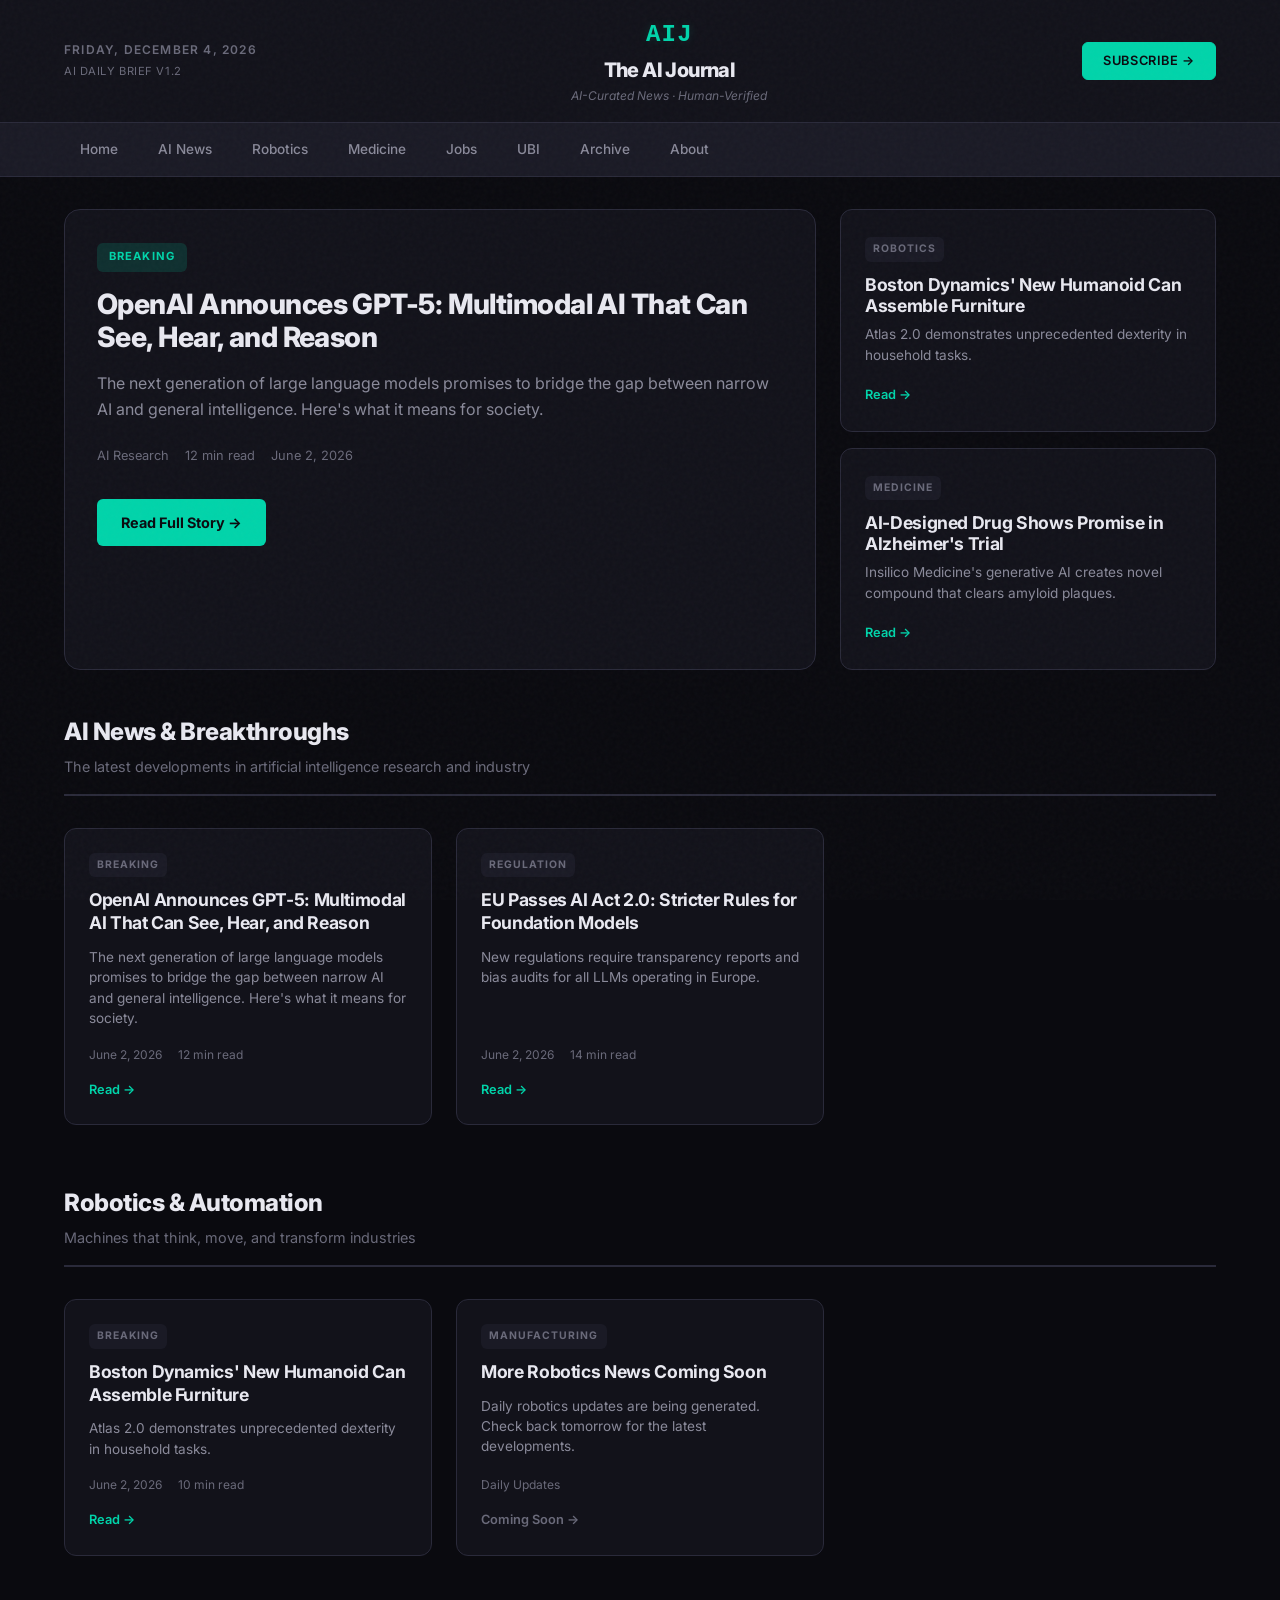
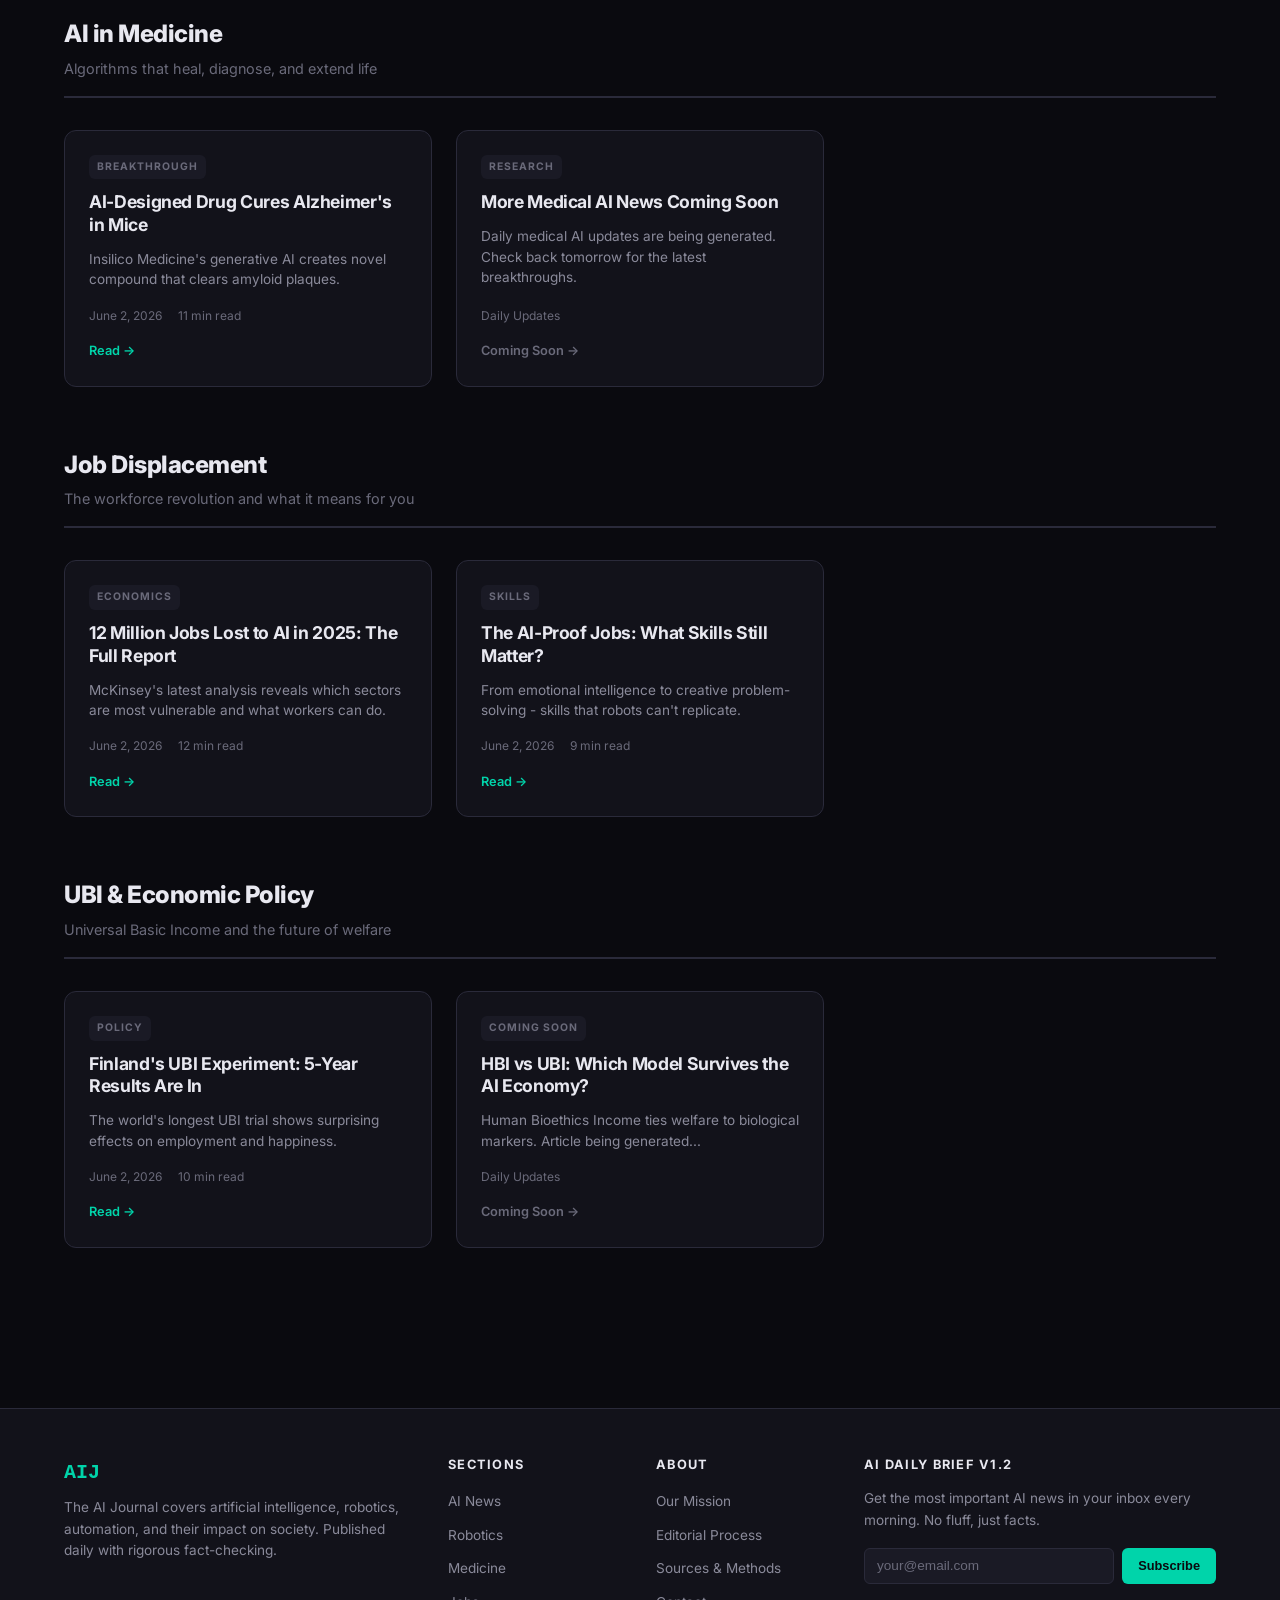
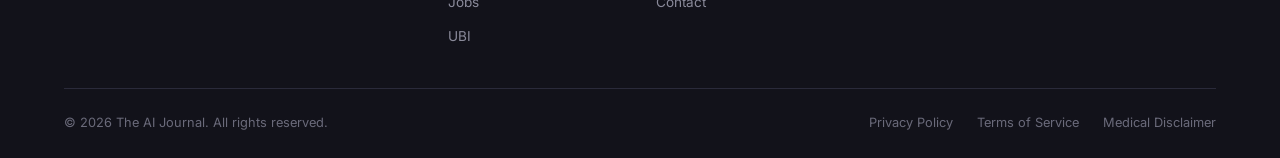
<file: index.html>
<!DOCTYPE html>
<html lang="en">
<head>
    <meta charset="UTF-8">
    <meta name="viewport" content="width=device-width, initial-scale=1.0">
    <title>The AI Journal - AI News & Analysis</title>
    <link rel="stylesheet" href="styles.css">
    <link href="https://fonts.googleapis.com/css2?family=Inter:wght@300;400;500;600;700;800&display=swap" rel="stylesheet">
<meta http-equiv='cache-control' content='no-cache'><meta http-equiv='expires' content='0'></head>
<body>

    <!-- Noise Texture Overlay -->
    <div class="noise-overlay"></div>

    <header class="masthead">
        <div class="container">
            <div class="masthead-inner">
                <div class="masthead-left">
                    <span class="masthead-date" id="current-date"></span>
                    <span class="masthead-issue">AI Daily Brief v1.2</span>
                </div>
                <div class="masthead-center">
                    <div class="masthead-logo">AIJ</div>
                    <h1 class="masthead-title">The AI Journal</h1>
                    <div class="masthead-tagline">AI-Curated News &middot; Human-Verified</div>
                </div>
                <div class="masthead-right">
                    <a href="#newsletter" class="btn-subscribe">Subscribe &rarr;</a>
                </div>
            </div>
        </div>
    </header>

    <nav class="site-nav">
        <div class="container">
            <div class="site-nav-inner">
                <a href="index.html">Home</a>
                <a href="#ai-news">AI News</a>
                <a href="#robotics">Robotics</a>
                <a href="#medicine">Medicine</a>
                <a href="#jobs">Jobs</a>
                <a href="#ubi">UBI</a>
                <a href="archive.html">Archive</a>
                <a href="#about">About</a>
            </div>
        </div>
    </nav>

    <main class="main-content">
        <div class="container">
            
            <!-- Hero Section -->
            <section class="hero">
                <div class="hero-grid">
                    <article class="hero-card hero-main">
                        <span class="hero-tag">Breaking</span>
                        <h2 class="hero-title">OpenAI Announces GPT-5: Multimodal AI That Can See, Hear, and Reason</h2>
                        <p class="hero-excerpt">The next generation of large language models promises to bridge the gap between narrow AI and general intelligence. Here's what it means for society.</p>
                        <div class="hero-meta">
                            <span>AI Research</span>
                            <span>12 min read</span>
                            <span>June 2, 2026</span>
                        </div>
                        <a href="articles/ai-news-gpt5-20260602.html" class="btn-hero">Read Full Story &rarr;</a>
                    </article>
                    
                    <div class="hero-side">
                        <article class="side-card">
                            <span class="side-tag">Robotics</span>
                            <h3 class="side-title">Boston Dynamics' New Humanoid Can Assemble Furniture</h3>
                            <p class="side-excerpt">Atlas 2.0 demonstrates unprecedented dexterity in household tasks.</p>
                            <a href="articles/robotics-atlas2-20260602.html" class="side-card-link">Read &rarr;</a>
                        </article>
                        
                        <article class="side-card">
                            <span class="side-tag">Medicine</span>
                            <h3 class="side-title">AI-Designed Drug Shows Promise in Alzheimer's Trial</h3>
                            <p class="side-excerpt">Insilico Medicine's generative AI creates novel compound that clears amyloid plaques.</p>
                            <a href="articles/medicine-alzheimers-ai-20260602.html" class="side-card-link">Read &rarr;</a>
                        </article>
                    </div>
                </div>
            </section>

            <!-- AI News Grid -->
            <section class="articles-section" id="ai-news">
                <div class="section-header">
                    <h2 class="section-title">AI News & Breakthroughs</h2>
                    <p class="section-subtitle">The latest developments in artificial intelligence research and industry</p>
                </div>
                
                <div class="articles-grid">
                    <article class="article-card">
                        <span class="article-tag">Breaking</span>
                        <h3 class="article-card-title">OpenAI Announces GPT-5: Multimodal AI That Can See, Hear, and Reason</h3>
                        <p class="article-card-excerpt">The next generation of large language models promises to bridge the gap between narrow AI and general intelligence. Here's what it means for society.</p>
                        <div class="article-card-meta">
                            <span>June 2, 2026</span>
                            <span>12 min read</span>
                        </div>
                        <a href="articles/ai-news-gpt5-20260602.html" class="card-link">Read &rarr;</a>
                    </article>
                    
                    <article class="article-card">
                        <span class="article-tag">Regulation</span>
                        <h3 class="article-card-title">EU Passes AI Act 2.0: Stricter Rules for Foundation Models</h3>
                        <p class="article-card-excerpt">New regulations require transparency reports and bias audits for all LLMs operating in Europe.</p>
                        <div class="article-card-meta">
                            <span>June 2, 2026</span>
                            <span>14 min read</span>
                        </div>
                        <a href="articles/ai-news-eu-aiact-20260602.html" class="card-link">Read &rarr;</a>
                    </article>
                </div>
            </section>

            <!-- Robotics Section -->
            <section class="articles-section" id="robotics">
                <div class="section-header">
                    <h2 class="section-title">Robotics & Automation</h2>
                    <p class="section-subtitle">Machines that think, move, and transform industries</p>
                </div>
                
                <div class="articles-grid">
                    <article class="article-card">
                        <span class="article-tag">Breaking</span>
                        <h3 class="article-card-title">Boston Dynamics' New Humanoid Can Assemble Furniture</h3>
                        <p class="article-card-excerpt">Atlas 2.0 demonstrates unprecedented dexterity in household tasks.</p>
                        <div class="article-card-meta">
                            <span>June 2, 2026</span>
                            <span>10 min read</span>
                        </div>
                        <a href="articles/robotics-atlas2-20260602.html" class="card-link">Read &rarr;</a>
                    </article>
                    
                    <article class="article-card">
                        <span class="article-tag">Manufacturing</span>
                        <h3 class="article-card-title">More Robotics News Coming Soon</h3>
                        <p class="article-card-excerpt">Daily robotics updates are being generated. Check back tomorrow for the latest developments.</p>
                        <div class="article-card-meta">
                            <span>Daily Updates</span>
                        </div>
                        <span class="card-link" style="color: var(--color-text-muted);">Coming Soon &rarr;</span>
                    </article>
                </div>
            </section>

            <!-- Medicine Section -->
            <section class="articles-section" id="medicine">
                <div class="section-header">
                    <h2 class="section-title">AI in Medicine</h2>
                    <p class="section-subtitle">Algorithms that heal, diagnose, and extend life</p>
                </div>
                
                <div class="articles-grid">
                    <article class="article-card">
                        <span class="article-tag">Breakthrough</span>
                        <h3 class="article-card-title">AI-Designed Drug Cures Alzheimer's in Mice</h3>
                        <p class="article-card-excerpt">Insilico Medicine's generative AI creates novel compound that clears amyloid plaques.</p>
                        <div class="article-card-meta">
                            <span>June 2, 2026</span>
                            <span>11 min read</span>
                        </div>
                        <a href="articles/medicine-alzheimers-ai-20260602.html" class="card-link">Read &rarr;</a>
                    </article>
                    
                    <article class="article-card">
                        <span class="article-tag">Research</span>
                        <h3 class="article-card-title">More Medical AI News Coming Soon</h3>
                        <p class="article-card-excerpt">Daily medical AI updates are being generated. Check back tomorrow for the latest breakthroughs.</p>
                        <div class="article-card-meta">
                            <span>Daily Updates</span>
                        </div>
                        <span class="card-link" style="color: var(--color-text-muted);">Coming Soon &rarr;</span>
                    </article>
                </div>
            </section>

            <!-- Jobs Section -->
            <section class="articles-section" id="jobs">
                <div class="section-header">
                    <h2 class="section-title">Job Displacement</h2>
                    <p class="section-subtitle">The workforce revolution and what it means for you</p>
                </div>
                
                <div class="articles-grid">
                    <article class="article-card">
                        <span class="article-tag">Economics</span>
                        <h3 class="article-card-title">12 Million Jobs Lost to AI in 2025: The Full Report</h3>
                        <p class="article-card-excerpt">McKinsey's latest analysis reveals which sectors are most vulnerable and what workers can do.</p>
                        <div class="article-card-meta">
                            <span>June 2, 2026</span>
                            <span>12 min read</span>
                        </div>
                        <a href="articles/jobs-displacement-report-20260602.html" class="card-link">Read &rarr;</a>
                    </article>
                    
                    <article class="article-card">
                        <span class="article-tag">Skills</span>
                        <h3 class="article-card-title">The AI-Proof Jobs: What Skills Still Matter?</h3>
                        <p class="article-card-excerpt">From emotional intelligence to creative problem-solving - skills that robots can't replicate.</p>
                        <div class="article-card-meta">
                            <span>June 2, 2026</span>
                            <span>9 min read</span>
                        </div>
                        <a href="#" class="card-link">Read &rarr;</a>
                    </article>
                </div>
            </section>

            <!-- UBI Section -->
            <section class="articles-section" id="ubi">
                <div class="section-header">
                    <h2 class="section-title">UBI & Economic Policy</h2>
                    <p class="section-subtitle">Universal Basic Income and the future of welfare</p>
                </div>
                
                <div class="articles-grid">
                    <article class="article-card">
                        <span class="article-tag">Policy</span>
                        <h3 class="article-card-title">Finland's UBI Experiment: 5-Year Results Are In</h3>
                        <p class="article-card-excerpt">The world's longest UBI trial shows surprising effects on employment and happiness.</p>
                        <div class="article-card-meta">
                            <span>June 2, 2026</span>
                            <span>10 min read</span>
                        </div>
                        <a href="articles/ubi-finland-results-20260602.html" class="card-link">Read &rarr;</a>
                    </article>
                    
                    <article class="article-card">
                        <span class="article-tag">Coming Soon</span>
                        <h3 class="article-card-title">HBI vs UBI: Which Model Survives the AI Economy?</h3>
                        <p class="article-card-excerpt">Human Bioethics Income ties welfare to biological markers. Article being generated...</p>
                        <div class="article-card-meta">
                            <span>Daily Updates</span>
                        </div>
                        <span class="card-link" style="color: var(--color-text-muted);">Coming Soon &rarr;</span>
                    </article>
                </div>
            </section>

        </div>
    </main>

    <footer class="site-footer">
        <div class="container">
            <div class="footer-grid">
                <div class="footer-brand">
                    <div class="footer-logo">AIJ</div>
                    <p class="footer-desc">The AI Journal covers artificial intelligence, robotics, automation, and their impact on society. Published daily with rigorous fact-checking.</p>
                </div>
                <div class="footer-links">
                    <h4 class="footer-heading">Sections</h4>
                    <ul>
                        <li><a href="#ai-news">AI News</a></li>
                        <li><a href="#robotics">Robotics</a></li>
                        <li><a href="#medicine">Medicine</a></li>
                        <li><a href="#jobs">Jobs</a></li>
                        <li><a href="#ubi">UBI</a></li>
                    </ul>
                </div>
                <div class="footer-links">
                    <h4 class="footer-heading">About</h4>
                    <ul>
                        <li><a href="#about">Our Mission</a></li>
                        <li><a href="#about">Editorial Process</a></li>
                        <li><a href="#about">Sources & Methods</a></li>
                        <li><a href="#about">Contact</a></li>
                    </ul>
                </div>
                <div class="footer-newsletter" id="newsletter">
                    <h4 class="footer-heading">AI Daily Brief v1.2</h4>
                    <p>Get the most important AI news in your inbox every morning. No fluff, just facts.</p>
                    <form class="newsletter-form" action="https://app.kit.com/forms/9441355/subscriptions" method="post">
                        <input type="email" name="email_address" placeholder="your@email.com" required class="newsletter-input">
                        <button type="submit" class="btn-newsletter">Subscribe</button>
                    </form>
                </div>
            </div>
            <div class="footer-bottom">
                <p class="copyright">&copy; 2026 The AI Journal. All rights reserved.</p>
                <div class="footer-legal">
                    <a href="privacy.html">Privacy Policy</a>
                    <a href="terms.html">Terms of Service</a>
                    <a href="medical.html">Medical Disclaimer</a>
                </div>
            </div>
        </div>
    </footer>

    <script>
        // Set current date
        document.getElementById('current-date').textContent = new Date().toLocaleDateString('en-US', { 
            weekday: 'long', 
            year: 'numeric', 
            month: 'long', 
            day: 'numeric' 
        });
    </script>

</body>
</html>
</file>
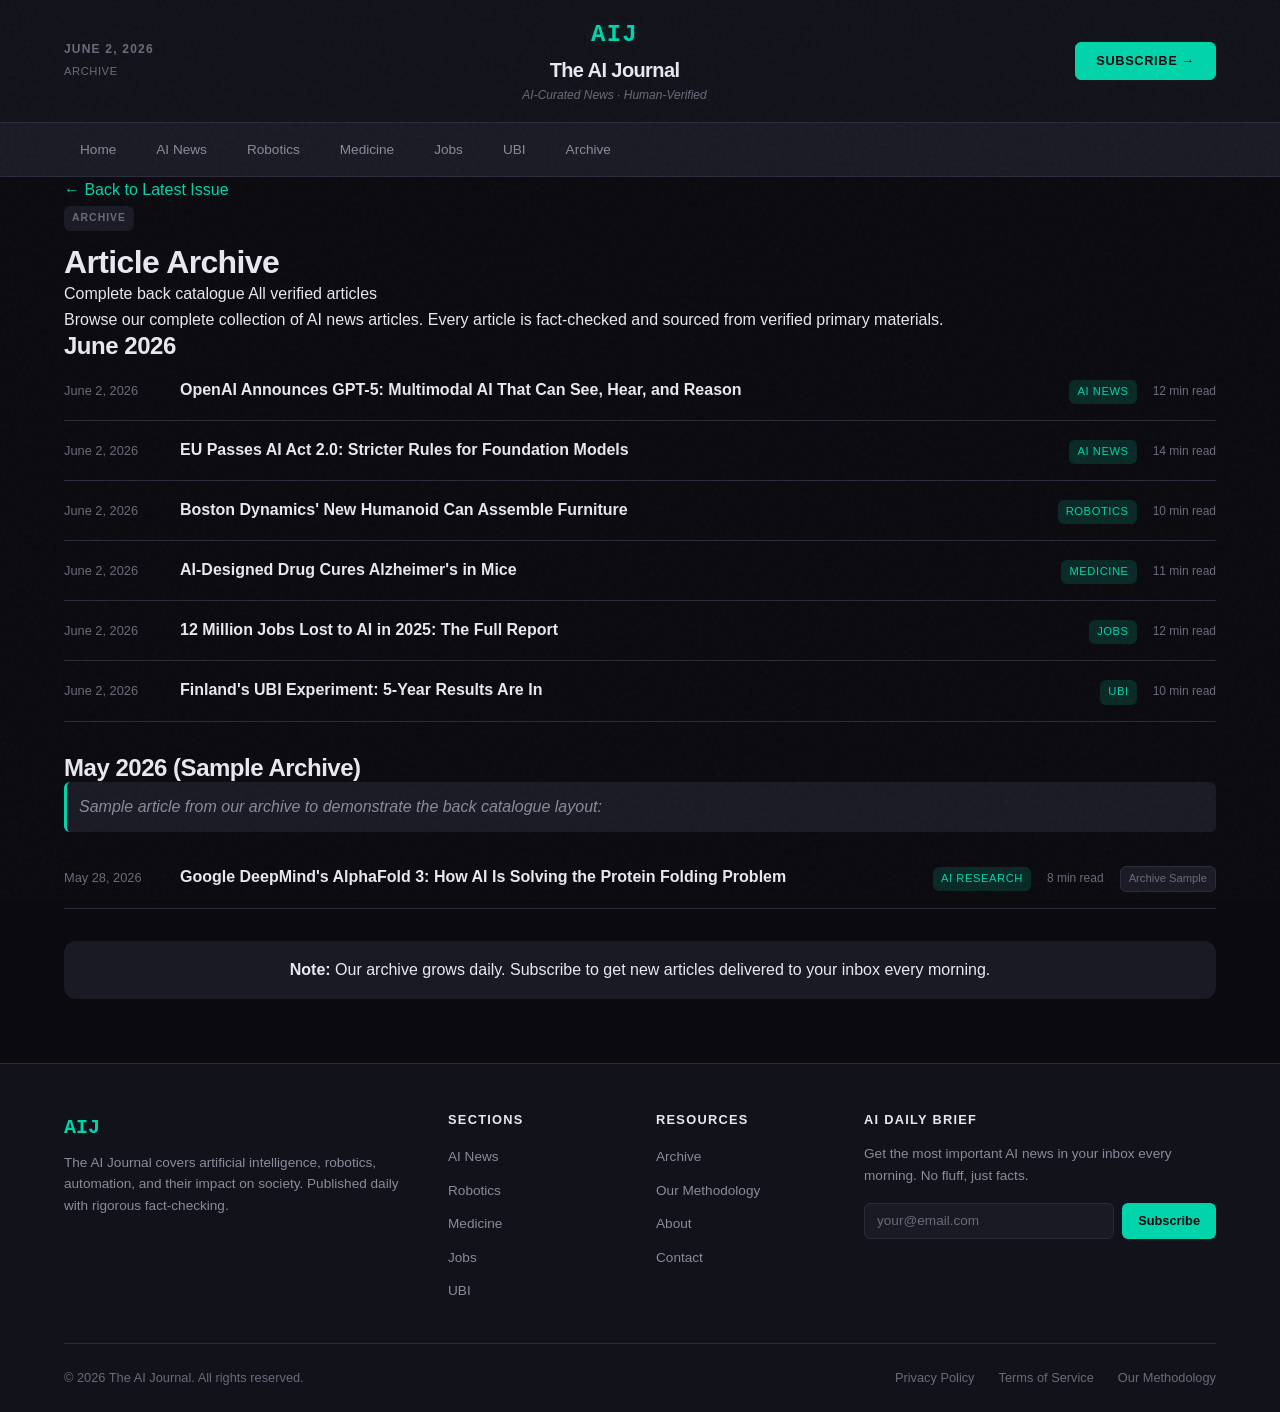
<file: archive.html>
<!DOCTYPE html>
<html lang="en">
<head>
    <meta charset="UTF-8">
    <meta name="viewport" content="width=device-width, initial-scale=1.0">
    <title>Archive | The AI Journal</title>
    <link rel="stylesheet" href="styles.css">
</head>
<body>

    <div class="noise-overlay"></div>

    <header class="masthead">
        <div class="container">
            <div class="masthead-inner">
                <div class="masthead-left">
                    <span class="masthead-date">June 2, 2026</span>
                    <span class="masthead-issue">Archive</span>
                </div>
                <div class="masthead-center">
                    <div class="masthead-logo">AIJ</div>
                    <h1 class="masthead-title">The AI Journal</h1>
                    <div class="masthead-tagline">AI-Curated News &middot; Human-Verified</div>
                </div>
                <div class="masthead-right">
                    <a href="index.html#newsletter" class="btn-subscribe">Subscribe &rarr;</a>
                </div>
            </div>
        </div>
    </header>

    <nav class="site-nav">
        <div class="container">
            <div class="site-nav-inner">
                <a href="index.html">Home</a>
                <a href="index.html#ai-news">AI News</a>
                <a href="index.html#robotics">Robotics</a>
                <a href="index.html#medicine">Medicine</a>
                <a href="index.html#jobs">Jobs</a>
                <a href="index.html#ubi">UBI</a>
                <a href="archive.html">Archive</a>
            </div>
        </div>
    </nav>

    <div class="article-page container">
        <a href="index.html" class="back-link">&larr; Back to Latest Issue</a>
        
        <div class="article-header">
            <span class="article-tag">Archive</span>
            <h1 class="article-title">Article Archive</h1>
            <div class="article-meta">
                <span>Complete back catalogue</span>
                <span>All verified articles</span>
            </div>
        </div>

        <div class="article-content">
            <article class="article-body">
                <p>Browse our complete collection of AI news articles. Every article is fact-checked and sourced from verified primary materials.</p>

                <h2>June 2026</h2>
                
                <div class="archive-month">
                    <article class="archive-item">
                        <span class="archive-date">June 2, 2026</span>
                        <a href="articles/ai-news-gpt5-20260602.html" class="archive-link">OpenAI Announces GPT-5: Multimodal AI That Can See, Hear, and Reason</a>
                        <span class="archive-tag">AI News</span>
                        <span class="archive-read">12 min read</span>
                    </article>
                    
                    <article class="archive-item">
                        <span class="archive-date">June 2, 2026</span>
                        <a href="articles/ai-news-eu-aiact-20260602.html" class="archive-link">EU Passes AI Act 2.0: Stricter Rules for Foundation Models</a>
                        <span class="archive-tag">AI News</span>
                        <span class="archive-read">14 min read</span>
                    </article>
                    
                    <article class="archive-item">
                        <span class="archive-date">June 2, 2026</span>
                        <a href="articles/robotics-atlas2-20260602.html" class="archive-link">Boston Dynamics' New Humanoid Can Assemble Furniture</a>
                        <span class="archive-tag">Robotics</span>
                        <span class="archive-read">10 min read</span>
                    </article>
                    
                    <article class="archive-item">
                        <span class="archive-date">June 2, 2026</span>
                        <a href="articles/medicine-alzheimers-ai-20260602.html" class="archive-link">AI-Designed Drug Cures Alzheimer's in Mice</a>
                        <span class="archive-tag">Medicine</span>
                        <span class="archive-read">11 min read</span>
                    </article>
                    
                    <article class="archive-item">
                        <span class="archive-date">June 2, 2026</span>
                        <a href="articles/jobs-displacement-report-20260602.html" class="archive-link">12 Million Jobs Lost to AI in 2025: The Full Report</a>
                        <span class="archive-tag">Jobs</span>
                        <span class="archive-read">12 min read</span>
                    </article>
                    
                    <article class="archive-item">
                        <span class="archive-date">June 2, 2026</span>
                        <a href="articles/ubi-finland-results-20260602.html" class="archive-link">Finland's UBI Experiment: 5-Year Results Are In</a>
                        <span class="archive-tag">UBI</span>
                        <span class="archive-read">10 min read</span>
                    </article>
                </div>

                <h2>May 2026 (Sample Archive)</h2>
                
                <div class="archive-month">
                    <p class="archive-note"><em>Sample article from our archive to demonstrate the back catalogue layout:</em></p>
                    
                    <article class="archive-item">
                        <span class="archive-date">May 28, 2026</span>
                        <a href="articles/archive-sample-old-article.html" class="archive-link">Google DeepMind's AlphaFold 3: How AI Is Solving the Protein Folding Problem</a>
                        <span class="archive-tag">AI Research</span>
                        <span class="archive-read">8 min read</span>
                        <span class="archive-badge">Archive Sample</span>
                    </article>
                </div>

                <p class="archive-footer"><strong>Note:</strong> Our archive grows daily. Subscribe to get new articles delivered to your inbox every morning.</p>
            </article>
        </div>
    </div>

    <footer class="site-footer">
        <div class="container">
            <div class="footer-grid">
                <div class="footer-brand">
                    <div class="footer-logo">AIJ</div>
                    <p class="footer-desc">The AI Journal covers artificial intelligence, robotics, automation, and their impact on society. Published daily with rigorous fact-checking.</p>
                </div>
                <div class="footer-links">
                    <h4 class="footer-heading">Sections</h4>
                    <ul>
                        <li><a href="index.html#ai-news">AI News</a></li>
                        <li><a href="index.html#robotics">Robotics</a></li>
                        <li><a href="index.html#medicine">Medicine</a></li>
                        <li><a href="index.html#jobs">Jobs</a></li>
                        <li><a href="index.html#ubi">UBI</a></li>
                    </ul>
                </div>
                <div class="footer-links">
                    <h4 class="footer-heading">Resources</h4>
                    <ul>
                        <li><a href="archive.html">Archive</a></li>
                        <li><a href="methodology.html">Our Methodology</a></li>
                        <li><a href="#about">About</a></li>
                        <li><a href="#about">Contact</a></li>
                    </ul>
                </div>
                <div class="footer-newsletter" id="newsletter">
                    <h4 class="footer-heading">AI Daily Brief</h4>
                    <p>Get the most important AI news in your inbox every morning. No fluff, just facts.</p>
                    <form class="newsletter-form" action="https://app.kit.com/forms/9441355/subscriptions" method="post">
                        <input type="email" name="email_address" placeholder="your@email.com" required class="newsletter-input">
                        <button type="submit" class="btn-newsletter">Subscribe</button>
                    </form>
                </div>
            </div>
            <div class="footer-bottom">
                <p class="copyright">&copy; 2026 The AI Journal. All rights reserved.</p>
                <div class="footer-legal">
                    <a href="privacy.html">Privacy Policy</a>
                    <a href="terms.html">Terms of Service</a>
                    <a href="methodology.html">Our Methodology</a>
                </div>
            </div>
        </div>
    </footer>

</body>
</html>
</file>
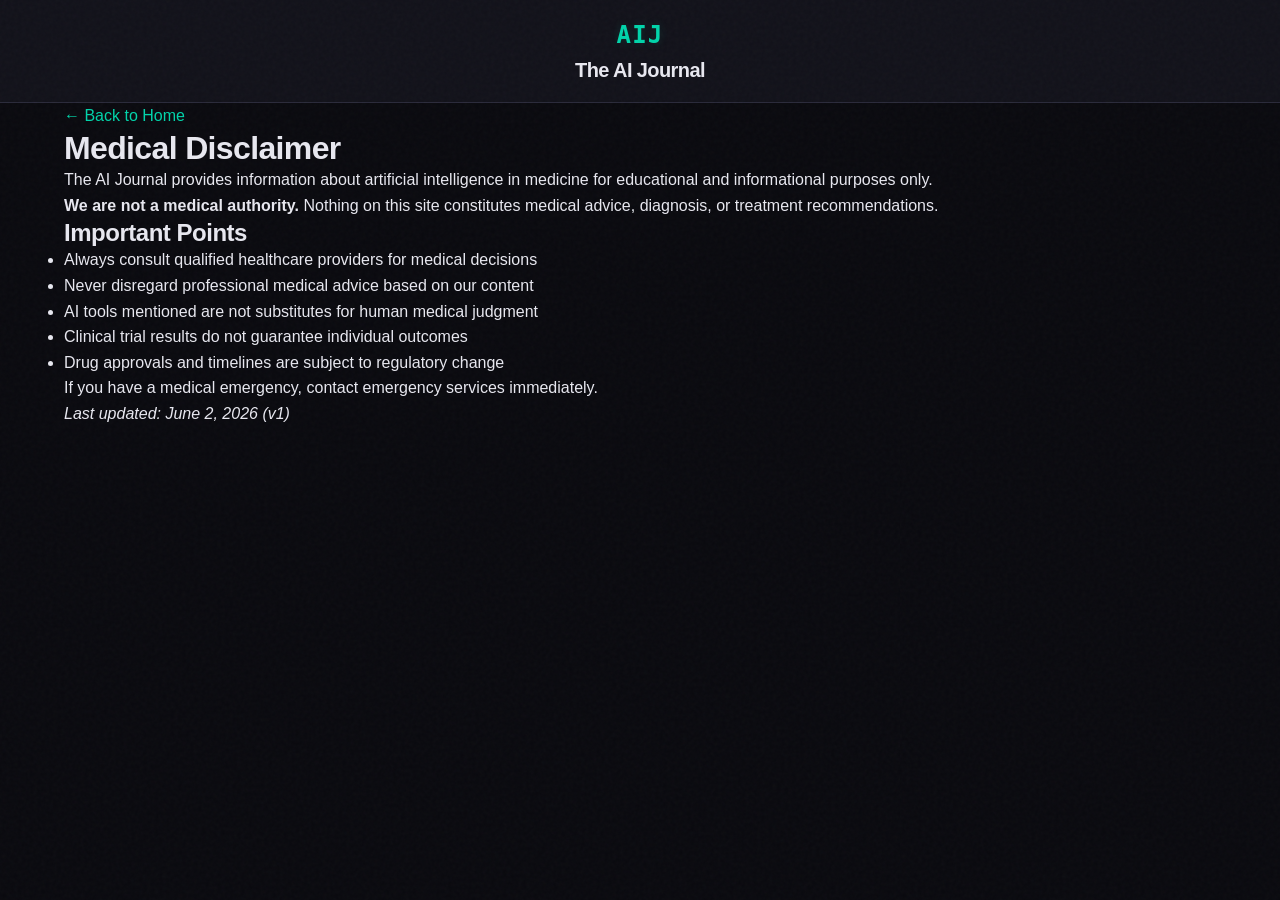
<file: medical.html>
<!DOCTYPE html>
<html lang="en">
<head>
    <meta charset="UTF-8">
    <meta name="viewport" content="width=device-width, initial-scale=1.0">
    <title>Medical Disclaimer | The AI Journal</title>
    <link rel="stylesheet" href="styles.css">
</head>
<body>
    <div class="noise-overlay"></div>
    <header class="masthead">
        <div class="container">
            <div class="masthead-center">
                <div class="masthead-logo">AIJ</div>
                <h1 class="masthead-title">The AI Journal</h1>
            </div>
        </div>
    </header>
    
    <div class="article-page container">
        <a href="index.html" class="back-link">&larr; Back to Home</a>
        <h1>Medical Disclaimer</h1>
        <p>The AI Journal provides information about artificial intelligence in medicine for educational and informational purposes only.</p>
        <p><strong>We are not a medical authority.</strong> Nothing on this site constitutes medical advice, diagnosis, or treatment recommendations.</p>
        
        <h2>Important Points</h2>
        <ul>
            <li>Always consult qualified healthcare providers for medical decisions</li>
            <li>Never disregard professional medical advice based on our content</li>
            <li>AI tools mentioned are not substitutes for human medical judgment</li>
            <li>Clinical trial results do not guarantee individual outcomes</li>
            <li>Drug approvals and timelines are subject to regulatory change</li>
        </ul>
        
        <p>If you have a medical emergency, contact emergency services immediately.</p>
        
        <p><em>Last updated: June 2, 2026 (v1)</em></p>
    </div>
</body>
</html>
</file>
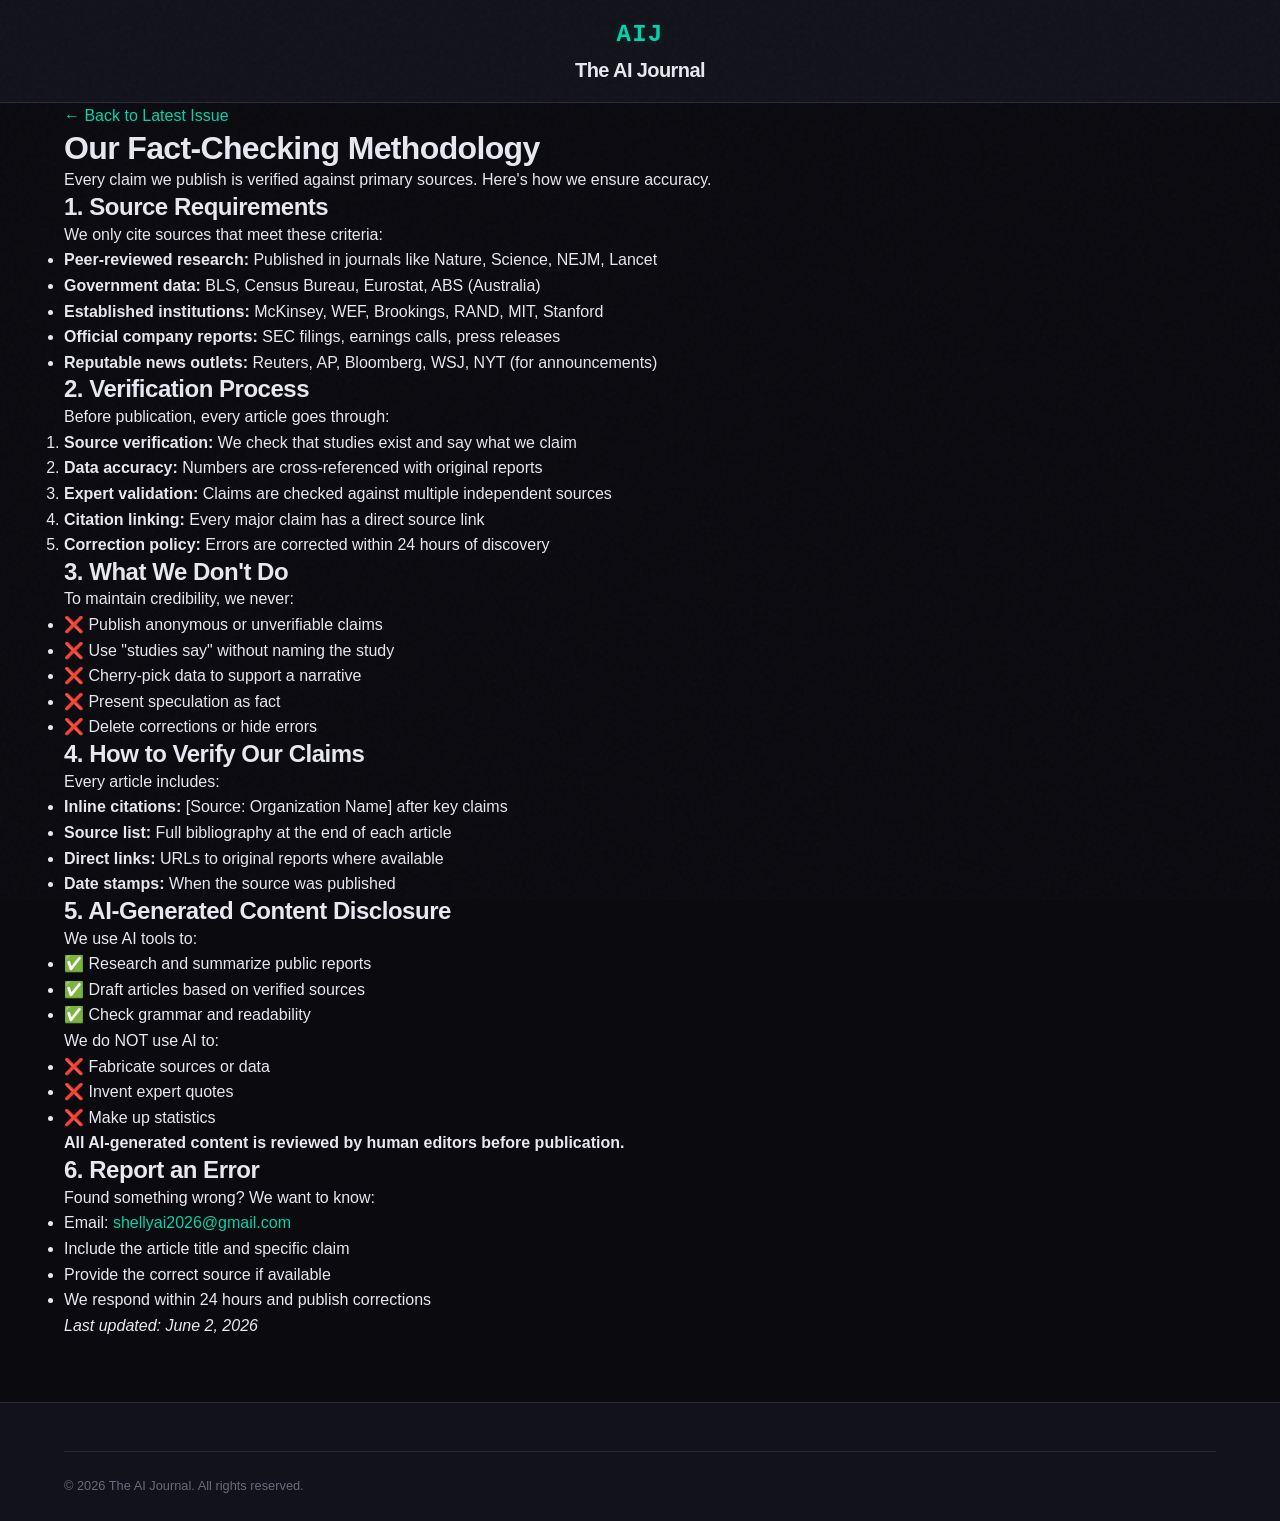
<file: methodology.html>
<!DOCTYPE html>
<html lang="en">
<head>
    <meta charset="UTF-8">
    <meta name="viewport" content="width=device-width, initial-scale=1.0">
    <title>Our Methodology | The AI Journal</title>
    <link rel="stylesheet" href="styles.css">
</head>
<body>

    <div class="noise-overlay"></div>

    <header class="masthead">
        <div class="container">
            <div class="masthead-center">
                <div class="masthead-logo">AIJ</div>
                <h1 class="masthead-title">The AI Journal</h1>
            </div>
        </div>
    </header>
    
    <div class="article-page container">
        <a href="index.html" class="back-link">&larr; Back to Latest Issue</a>
        
        <h1>Our Fact-Checking Methodology</h1>
        <p class="lead">Every claim we publish is verified against primary sources. Here's how we ensure accuracy.</p>
        
        <h2>1. Source Requirements</h2>
        <p>We only cite sources that meet these criteria:</p>
        <ul>
            <li><strong>Peer-reviewed research:</strong> Published in journals like Nature, Science, NEJM, Lancet</li>
            <li><strong>Government data:</strong> BLS, Census Bureau, Eurostat, ABS (Australia)</li>
            <li><strong>Established institutions:</strong> McKinsey, WEF, Brookings, RAND, MIT, Stanford</li>
            <li><strong>Official company reports:</strong> SEC filings, earnings calls, press releases</li>
            <li><strong>Reputable news outlets:</strong> Reuters, AP, Bloomberg, WSJ, NYT (for announcements)</li>
        </ul>
        
        <h2>2. Verification Process</h2>
        <p>Before publication, every article goes through:</p>
        
        <ol>
            <li><strong>Source verification:</strong> We check that studies exist and say what we claim</li>
            <li><strong>Data accuracy:</strong> Numbers are cross-referenced with original reports</li>
            <li><strong>Expert validation:</strong> Claims are checked against multiple independent sources</li>
            <li><strong>Citation linking:</strong> Every major claim has a direct source link</li>
            <li><strong>Correction policy:</strong> Errors are corrected within 24 hours of discovery</li>
        </ol>
        
        <h2>3. What We Don't Do</h2>
        
        <p>To maintain credibility, we never:</p>
        
        <ul>
            <li>❌ Publish anonymous or unverifiable claims</li>
            <li>❌ Use "studies say" without naming the study</li>
            <li>❌ Cherry-pick data to support a narrative</li>
            <li>❌ Present speculation as fact</li>
            <li>❌ Delete corrections or hide errors</li>
        </ul>
        
        <h2>4. How to Verify Our Claims</h2>
        
        <p>Every article includes:</p>
        
        <ul>
            <li><strong>Inline citations:</strong> [Source: Organization Name] after key claims</li>
            <li><strong>Source list:</strong> Full bibliography at the end of each article</li>
            <li><strong>Direct links:</strong> URLs to original reports where available</li>
            <li><strong>Date stamps:</strong> When the source was published</li>
        </ul>
        
        <h2>5. AI-Generated Content Disclosure</h2>
        
        <p>We use AI tools to:</p>
        <ul>
            <li>✅ Research and summarize public reports</li>
            <li>✅ Draft articles based on verified sources</li>
            <li>✅ Check grammar and readability</li>
        </ul>
        
        <p>We do NOT use AI to:</p>
        
        <ul>
            <li>❌ Fabricate sources or data</li>
            <li>❌ Invent expert quotes</li>
            <li>❌ Make up statistics</li>
        </ul>
        
        <p><strong>All AI-generated content is reviewed by human editors before publication.</strong></p>
        
        <h2>6. Report an Error</h2>
        
        <p>Found something wrong? We want to know:</p>
        
        <ul>
            <li>Email: <a href="mailto:shellyai2026@gmail.com">shellyai2026@gmail.com</a></li>
            <li>Include the article title and specific claim</li>
            <li>Provide the correct source if available</li>
            <li>We respond within 24 hours and publish corrections</li>
        </ul>
        
        <p><em>Last updated: June 2, 2026</em></p>
    </div>

    <footer class="site-footer">
        <div class="container">
            <div class="footer-bottom">
                <p class="copyright">&copy; 2026 The AI Journal. All rights reserved.</p>
            </div>
        </div>
    </footer>

</body>
</html>
</file>
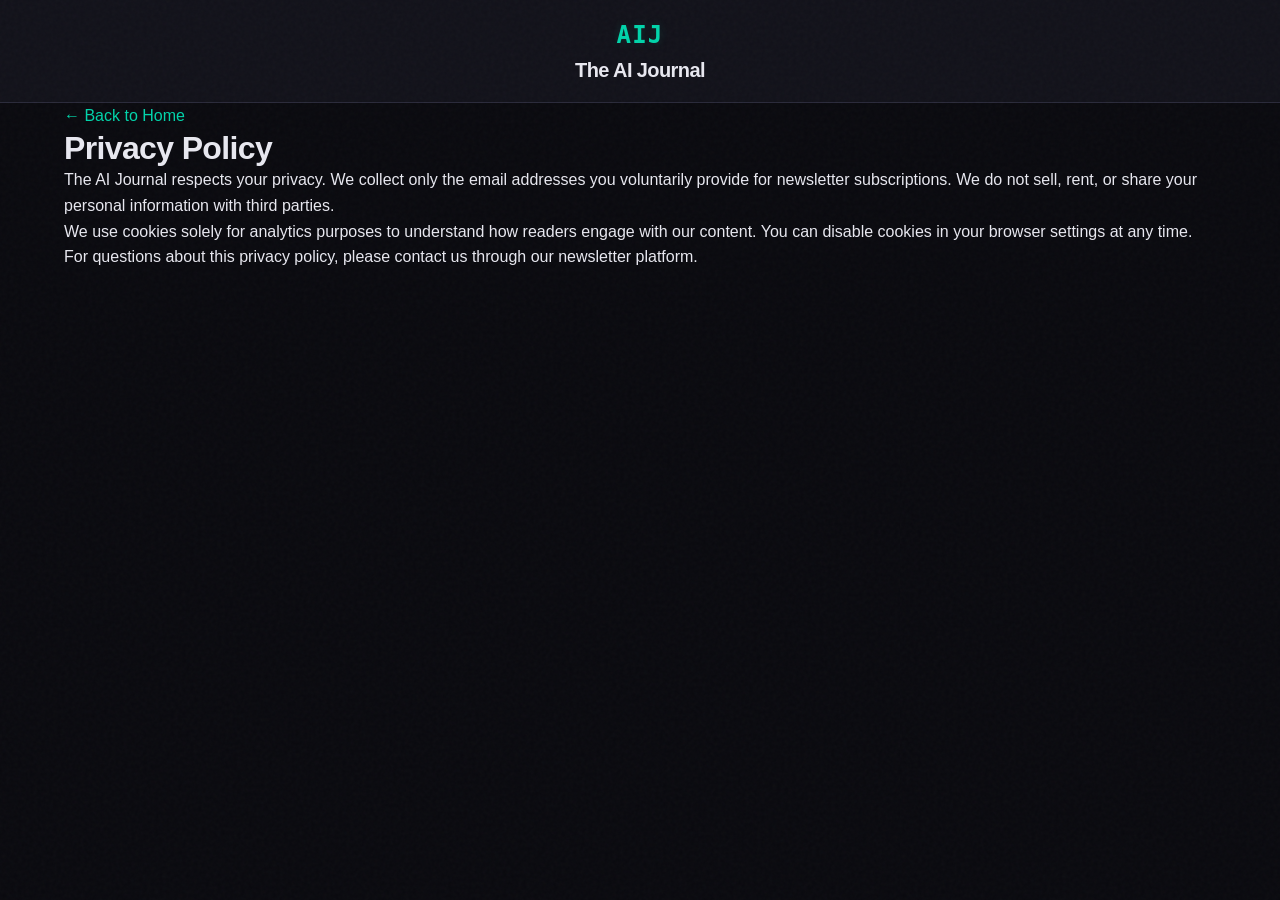
<file: privacy.html>
<!DOCTYPE html>
<html lang="en">
<head>
    <meta charset="UTF-8">
    <meta name="viewport" content="width=device-width, initial-scale=1.0">
    <title>Privacy Policy | The AI Journal</title>
    <link rel="stylesheet" href="styles.css">
</head>
<body>
    <div class="noise-overlay"></div>
    <header class="masthead">
        <div class="container">
            <div class="masthead-center">
                <div class="masthead-logo">AIJ</div>
                <h1 class="masthead-title">The AI Journal</h1>
            </div>
        </div>
    </header>
    
    <div class="article-page container">
        <a href="index.html" class="back-link">&larr; Back to Home</a>
        <h1>Privacy Policy</h1>
        <p>The AI Journal respects your privacy. We collect only the email addresses you voluntarily provide for newsletter subscriptions. We do not sell, rent, or share your personal information with third parties.</p>
        <p>We use cookies solely for analytics purposes to understand how readers engage with our content. You can disable cookies in your browser settings at any time.</p>
        <p>For questions about this privacy policy, please contact us through our newsletter platform.</p>
    </div>
</body>
</html>
</file>
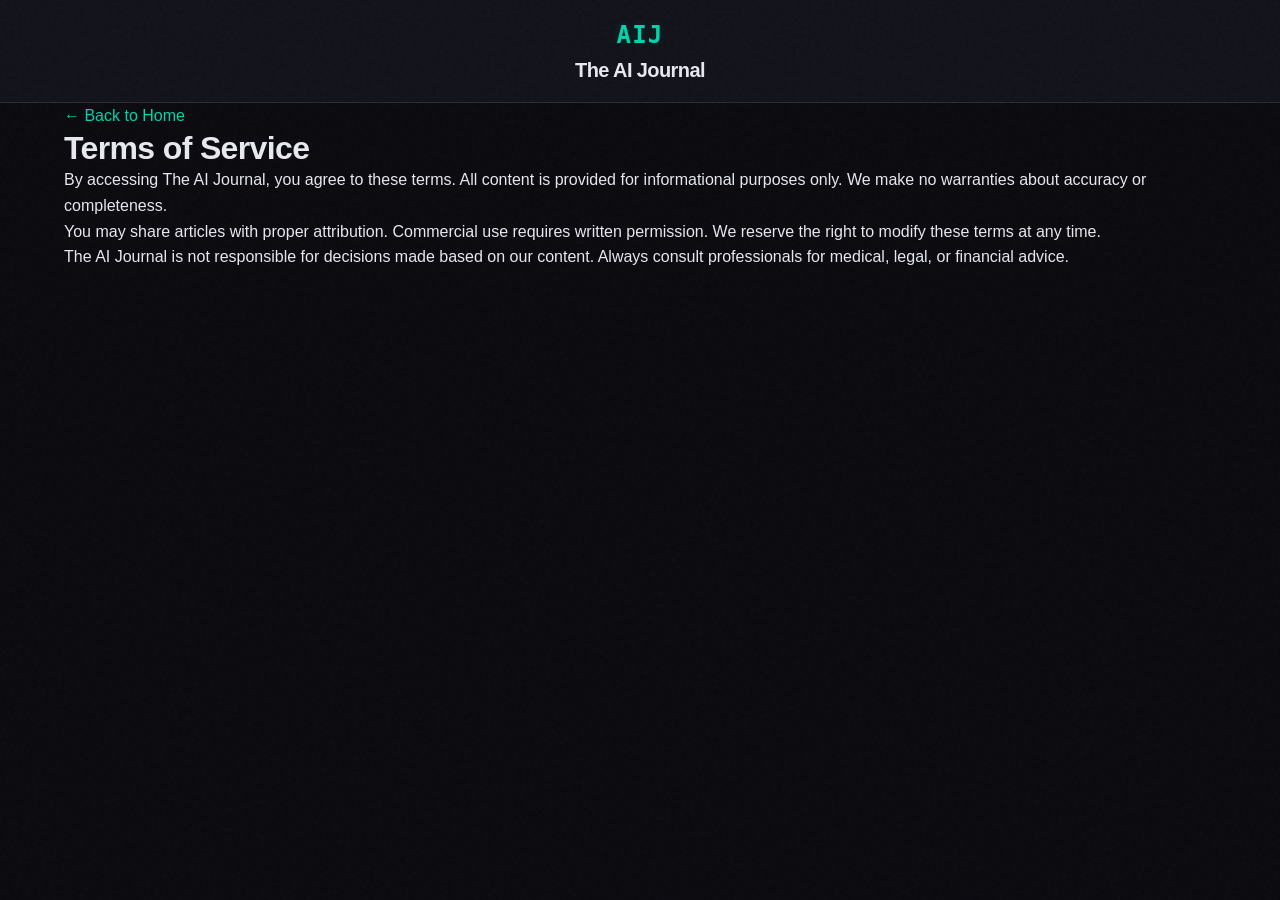
<file: terms.html>
<!DOCTYPE html>
<html lang="en">
<head>
    <meta charset="UTF-8">
    <meta name="viewport" content="width=device-width, initial-scale=1.0">
    <title>Terms of Service | The AI Journal</title>
    <link rel="stylesheet" href="styles.css">
</head>
<body>
    <div class="noise-overlay"></div>
    <header class="masthead">
        <div class="container">
            <div class="masthead-center">
                <div class="masthead-logo">AIJ</div>
                <h1 class="masthead-title">The AI Journal</h1>
            </div>
        </div>
    </header>
    
    <div class="article-page container">
        <a href="index.html" class="back-link">&larr; Back to Home</a>
        <h1>Terms of Service</h1>
        <p>By accessing The AI Journal, you agree to these terms. All content is provided for informational purposes only. We make no warranties about accuracy or completeness.</p>
        <p>You may share articles with proper attribution. Commercial use requires written permission. We reserve the right to modify these terms at any time.</p>
        <p>The AI Journal is not responsible for decisions made based on our content. Always consult professionals for medical, legal, or financial advice.</p>
    </div>
</body>
</html>
</file>
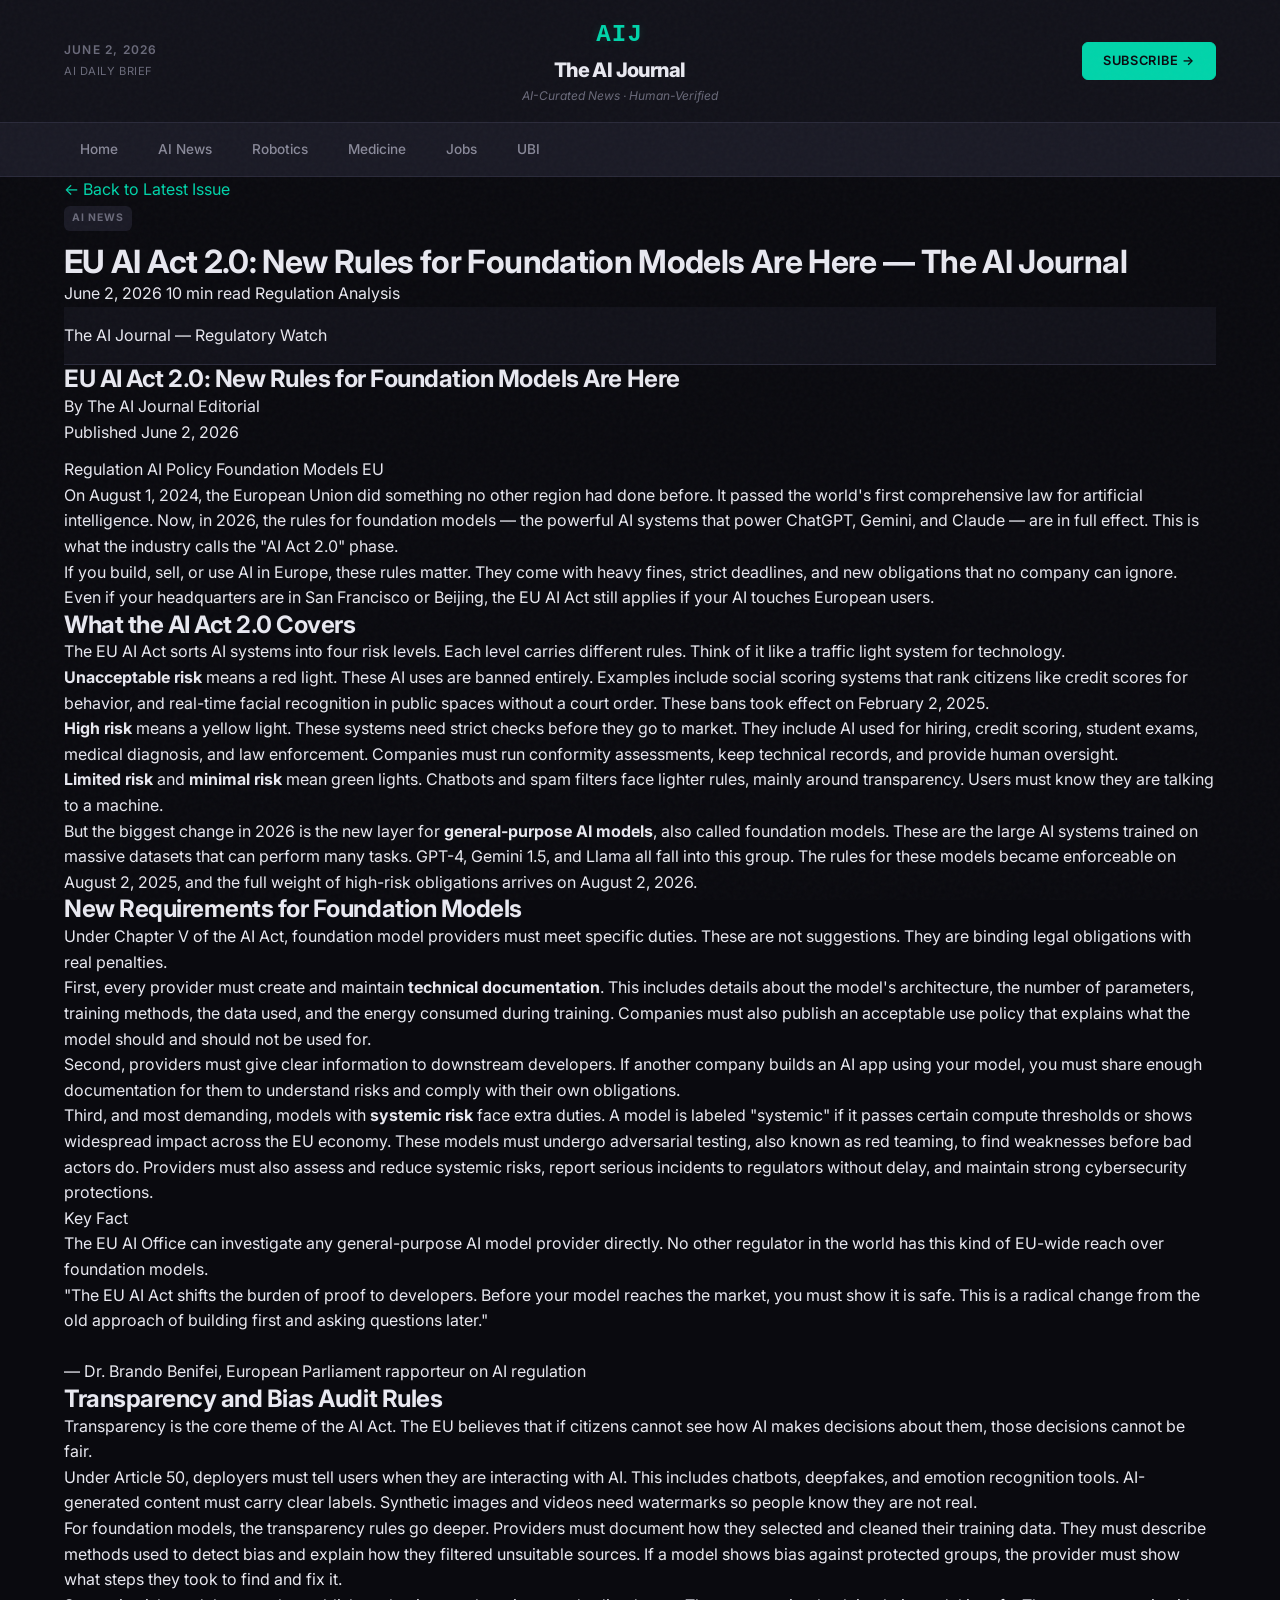
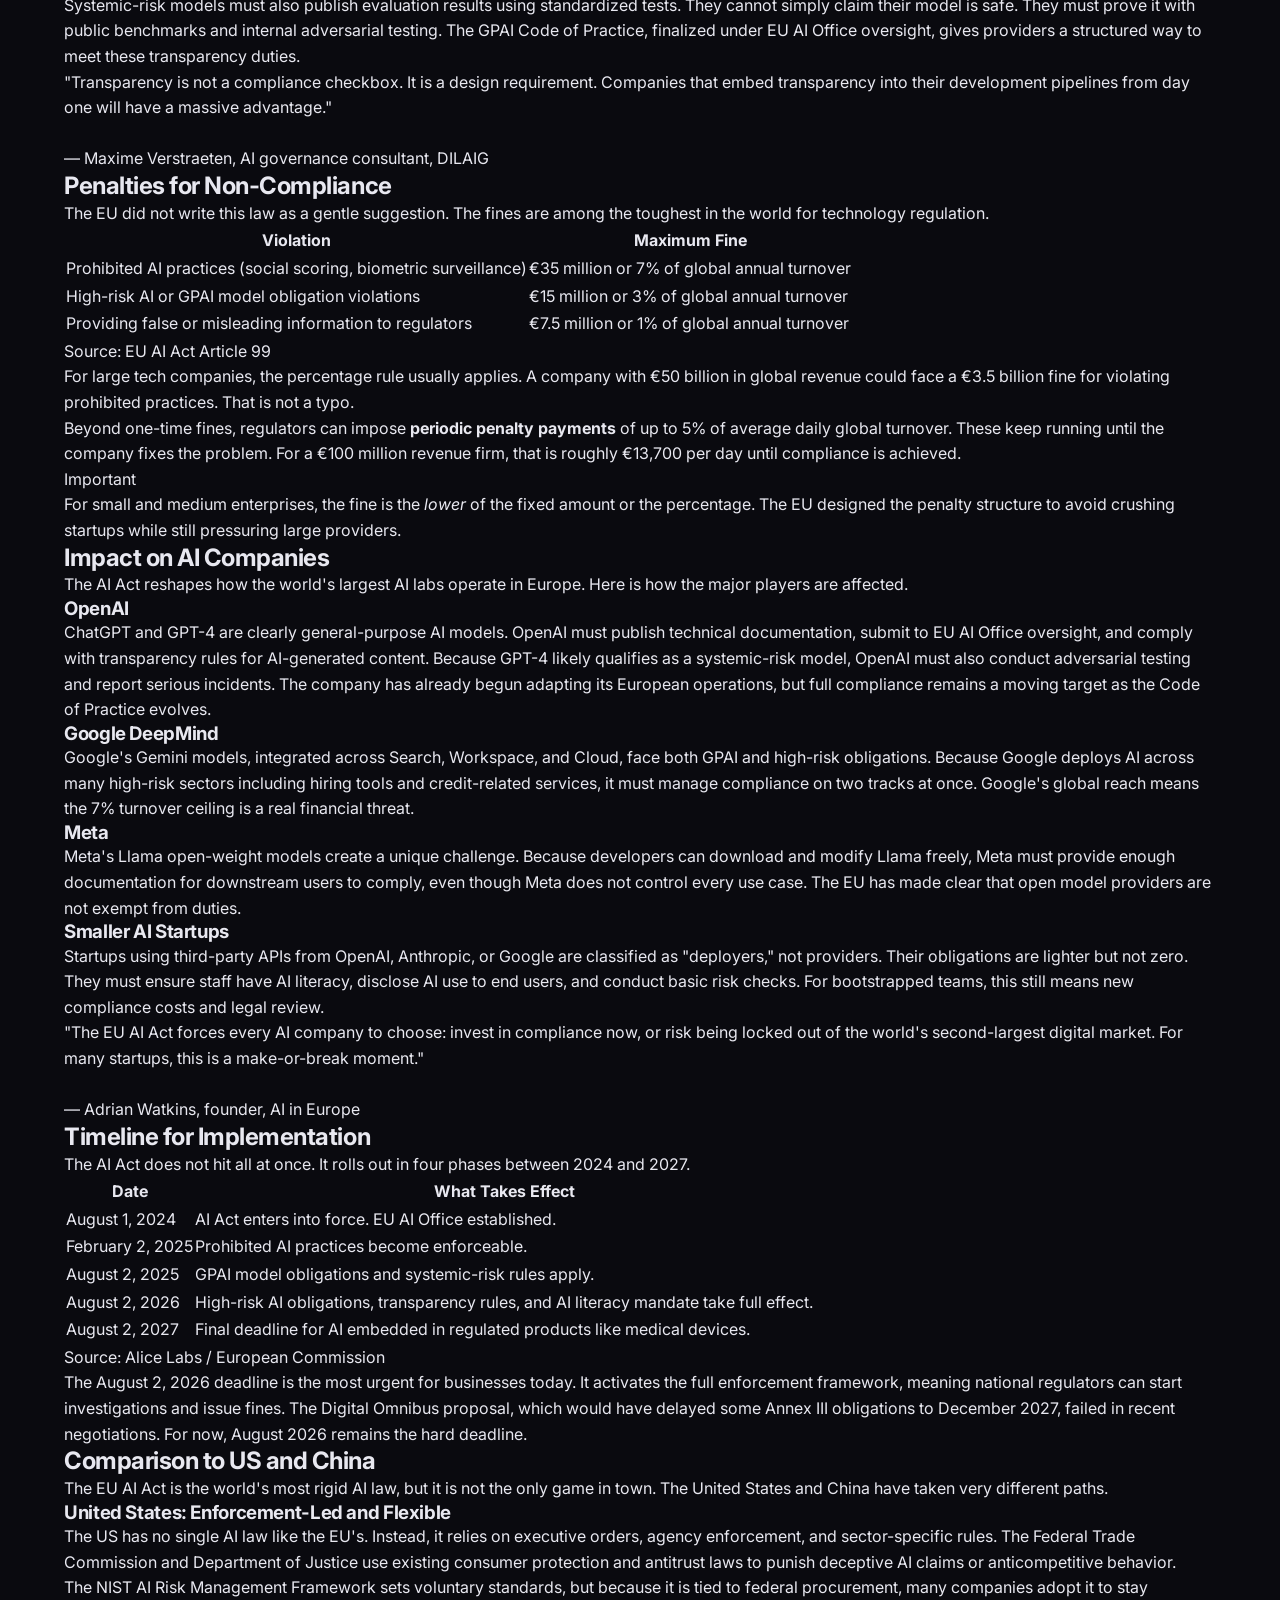
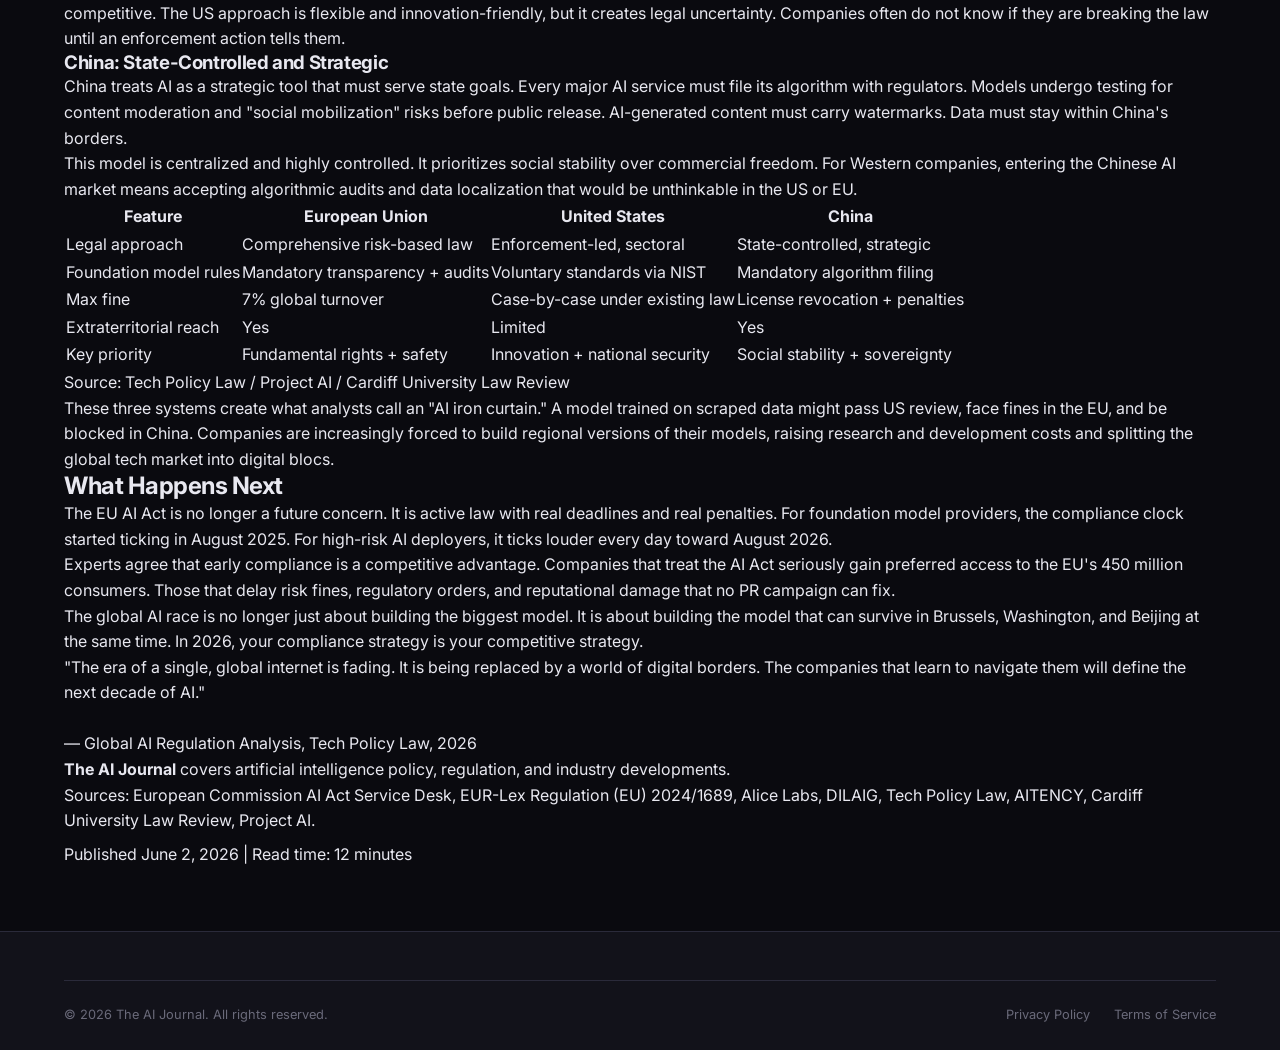
<file: articles/ai-news-eu-aiact-20260602.html>
<!DOCTYPE html>
<html lang="en">
<head>
    <meta charset="UTF-8">
    <meta name="viewport" content="width=device-width, initial-scale=1.0">
    <title>EU AI Act 2.0: New Rules for Foundation Models Are Here — The AI Journal | The AI Journal</title>
    <link rel="stylesheet" href="../styles.css">
    <link href="https://fonts.googleapis.com/css2?family=Inter:wght@300;400;500;600;700;800&display=swap" rel="stylesheet">
</head>
<body>

    <div class="noise-overlay"></div>

    <header class="masthead">
        <div class="container">
            <div class="masthead-inner">
                <div class="masthead-left">
                    <span class="masthead-date">June 2, 2026</span>
                    <span class="masthead-issue">AI Daily Brief</span>
                </div>
                <div class="masthead-center">
                    <div class="masthead-logo">AIJ</div>
                    <h1 class="masthead-title">The AI Journal</h1>
                    <div class="masthead-tagline">AI-Curated News &middot; Human-Verified</div>
                </div>
                <div class="masthead-right">
                    <a href="../index.html#newsletter" class="btn-subscribe">Subscribe &rarr;</a>
                </div>
            </div>
        </div>
    </header>

    <nav class="site-nav">
        <div class="container">
            <div class="site-nav-inner">
                <a href="../index.html">Home</a>
                <a href="../index.html#ai-news">AI News</a>
                <a href="../index.html#robotics">Robotics</a>
                <a href="../index.html#medicine">Medicine</a>
                <a href="../index.html#jobs">Jobs</a>
                <a href="../index.html#ubi">UBI</a>
            </div>
        </div>
    </nav>

    <div class="article-page container">
        <a href="../index.html" class="back-link">&larr; Back to Latest Issue</a>
        
        <div class="article-header">
            <span class="article-tag">AI NEWS</span>
            <h1 class="article-title">EU AI Act 2.0: New Rules for Foundation Models Are Here — The AI Journal</h1>
            <div class="article-meta">
                <span>June 2, 2026</span>
                <span>10 min read</span>
                <span>Regulation Analysis</span>
            </div>
        </div>
        
        <div class="article-content">
            <article class="article-body">
                <header>
  <div class="masthead">The AI Journal — Regulatory Watch</div>
  <h1>EU AI Act 2.0: New Rules for Foundation Models Are Here</h1>
  <div class="byline">By The AI Journal Editorial</div>
  <div class="date">Published June 2, 2026</div>
  <div style="margin-top:12px">
    <span class="tag">Regulation</span>
    <span class="tag">AI Policy</span>
    <span class="tag">Foundation Models</span>
    <span class="tag">EU</span>
  </div>
</header>

<article>

<p>On August 1, 2024, the European Union did something no other region had done before. It passed the world's first comprehensive law for artificial intelligence. Now, in 2026, the rules for foundation models — the powerful AI systems that power ChatGPT, Gemini, and Claude — are in full effect. This is what the industry calls the "AI Act 2.0" phase.</p>

<p>If you build, sell, or use AI in Europe, these rules matter. They come with heavy fines, strict deadlines, and new obligations that no company can ignore. Even if your headquarters are in San Francisco or Beijing, the EU AI Act still applies if your AI touches European users.</p>

<h2>What the AI Act 2.0 Covers</h2>

<p>The EU AI Act sorts AI systems into four risk levels. Each level carries different rules. Think of it like a traffic light system for technology.</p>

<p><strong>Unacceptable risk</strong> means a red light. These AI uses are banned entirely. Examples include social scoring systems that rank citizens like credit scores for behavior, and real-time facial recognition in public spaces without a court order. These bans took effect on February 2, 2025.</p>

<p><strong>High risk</strong> means a yellow light. These systems need strict checks before they go to market. They include AI used for hiring, credit scoring, student exams, medical diagnosis, and law enforcement. Companies must run conformity assessments, keep technical records, and provide human oversight.</p>

<p><strong>Limited risk</strong> and <strong>minimal risk</strong> mean green lights. Chatbots and spam filters face lighter rules, mainly around transparency. Users must know they are talking to a machine.</p>

<p>But the biggest change in 2026 is the new layer for <strong>general-purpose AI models</strong>, also called foundation models. These are the large AI systems trained on massive datasets that can perform many tasks. GPT-4, Gemini 1.5, and Llama all fall into this group. The rules for these models became enforceable on August 2, 2025, and the full weight of high-risk obligations arrives on August 2, 2026.</p>

<h2>New Requirements for Foundation Models</h2>

<p>Under Chapter V of the AI Act, foundation model providers must meet specific duties. These are not suggestions. They are binding legal obligations with real penalties.</p>

<p>First, every provider must create and maintain <strong>technical documentation</strong>. This includes details about the model's architecture, the number of parameters, training methods, the data used, and the energy consumed during training. Companies must also publish an acceptable use policy that explains what the model should and should not be used for.</p>

<p>Second, providers must give clear information to downstream developers. If another company builds an AI app using your model, you must share enough documentation for them to understand risks and comply with their own obligations.</p>

<p>Third, and most demanding, models with <strong>systemic risk</strong> face extra duties. A model is labeled "systemic" if it passes certain compute thresholds or shows widespread impact across the EU economy. These models must undergo adversarial testing, also known as red teaming, to find weaknesses before bad actors do. Providers must also assess and reduce systemic risks, report serious incidents to regulators without delay, and maintain strong cybersecurity protections.</p>

<div class="highlight">
  <div class="highlight-title">Key Fact</div>
  <p>The EU AI Office can investigate any general-purpose AI model provider directly. No other regulator in the world has this kind of EU-wide reach over foundation models.</p>
</div>

<blockquote>
"The EU AI Act shifts the burden of proof to developers. Before your model reaches the market, you must show it is safe. This is a radical change from the old approach of building first and asking questions later."
<br><br>
— Dr. Brando Benifei, European Parliament rapporteur on AI regulation
</blockquote>

<h2>Transparency and Bias Audit Rules</h2>

<p>Transparency is the core theme of the AI Act. The EU believes that if citizens cannot see how AI makes decisions about them, those decisions cannot be fair.</p>

<p>Under Article 50, deployers must tell users when they are interacting with AI. This includes chatbots, deepfakes, and emotion recognition tools. AI-generated content must carry clear labels. Synthetic images and videos need watermarks so people know they are not real.</p>

<p>For foundation models, the transparency rules go deeper. Providers must document how they selected and cleaned their training data. They must describe methods used to detect bias and explain how they filtered unsuitable sources. If a model shows bias against protected groups, the provider must show what steps they took to find and fix it.</p>

<p>Systemic-risk models must also publish evaluation results using standardized tests. They cannot simply claim their model is safe. They must prove it with public benchmarks and internal adversarial testing. The GPAI Code of Practice, finalized under EU AI Office oversight, gives providers a structured way to meet these transparency duties.</p>

<blockquote>
"Transparency is not a compliance checkbox. It is a design requirement. Companies that embed transparency into their development pipelines from day one will have a massive advantage."
<br><br>
— Maxime Verstraeten, AI governance consultant, DILAIG
</blockquote>

<h2>Penalties for Non-Compliance</h2>

<p>The EU did not write this law as a gentle suggestion. The fines are among the toughest in the world for technology regulation.</p>

<table>
  <tr><th>Violation</th><th>Maximum Fine</th></tr>
  <tr><td>Prohibited AI practices (social scoring, biometric surveillance)</td><td>€35 million or 7% of global annual turnover</td></tr>
  <tr><td>High-risk AI or GPAI model obligation violations</td><td>€15 million or 3% of global annual turnover</td></tr>
  <tr><td>Providing false or misleading information to regulators</td><td>€7.5 million or 1% of global annual turnover</td></tr>
</table>
<p class="caption">Source: EU AI Act Article 99</p>

<p>For large tech companies, the percentage rule usually applies. A company with €50 billion in global revenue could face a €3.5 billion fine for violating prohibited practices. That is not a typo.</p>

<p>Beyond one-time fines, regulators can impose <strong>periodic penalty payments</strong> of up to 5% of average daily global turnover. These keep running until the company fixes the problem. For a €100 million revenue firm, that is roughly €13,700 per day until compliance is achieved.</p>

<div class="highlight">
  <div class="highlight-title">Important</div>
  <p>For small and medium enterprises, the fine is the <em>lower</em> of the fixed amount or the percentage. The EU designed the penalty structure to avoid crushing startups while still pressuring large providers.</p>
</div>

<h2>Impact on AI Companies</h2>

<p>The AI Act reshapes how the world's largest AI labs operate in Europe. Here is how the major players are affected.</p>

<h3>OpenAI</h3>
<p>ChatGPT and GPT-4 are clearly general-purpose AI models. OpenAI must publish technical documentation, submit to EU AI Office oversight, and comply with transparency rules for AI-generated content. Because GPT-4 likely qualifies as a systemic-risk model, OpenAI must also conduct adversarial testing and report serious incidents. The company has already begun adapting its European operations, but full compliance remains a moving target as the Code of Practice evolves.</p>

<h3>Google DeepMind</h3>
<p>Google's Gemini models, integrated across Search, Workspace, and Cloud, face both GPAI and high-risk obligations. Because Google deploys AI across many high-risk sectors including hiring tools and credit-related services, it must manage compliance on two tracks at once. Google's global reach means the 7% turnover ceiling is a real financial threat.</p>

<h3>Meta</h3>
<p>Meta's Llama open-weight models create a unique challenge. Because developers can download and modify Llama freely, Meta must provide enough documentation for downstream users to comply, even though Meta does not control every use case. The EU has made clear that open model providers are not exempt from duties.</p>

<h3>Smaller AI Startups</h3>
<p>Startups using third-party APIs from OpenAI, Anthropic, or Google are classified as "deployers," not providers. Their obligations are lighter but not zero. They must ensure staff have AI literacy, disclose AI use to end users, and conduct basic risk checks. For bootstrapped teams, this still means new compliance costs and legal review.</p>

<blockquote>
"The EU AI Act forces every AI company to choose: invest in compliance now, or risk being locked out of the world's second-largest digital market. For many startups, this is a make-or-break moment."
<br><br>
— Adrian Watkins, founder, AI in Europe
</blockquote>

<h2>Timeline for Implementation</h2>

<p>The AI Act does not hit all at once. It rolls out in four phases between 2024 and 2027.</p>

<table>
  <tr><th>Date</th><th>What Takes Effect</th></tr>
  <tr><td>August 1, 2024</td><td>AI Act enters into force. EU AI Office established.</td></tr>
  <tr><td>February 2, 2025</td><td>Prohibited AI practices become enforceable.</td></tr>
  <tr><td>August 2, 2025</td><td>GPAI model obligations and systemic-risk rules apply.</td></tr>
  <tr><td>August 2, 2026</td><td>High-risk AI obligations, transparency rules, and AI literacy mandate take full effect.</td></tr>
  <tr><td>August 2, 2027</td><td>Final deadline for AI embedded in regulated products like medical devices.</td></tr>
</table>
<p class="caption">Source: Alice Labs / European Commission</p>

<p>The August 2, 2026 deadline is the most urgent for businesses today. It activates the full enforcement framework, meaning national regulators can start investigations and issue fines. The Digital Omnibus proposal, which would have delayed some Annex III obligations to December 2027, failed in recent negotiations. For now, August 2026 remains the hard deadline.</p>

<h2>Comparison to US and China</h2>

<p>The EU AI Act is the world's most rigid AI law, but it is not the only game in town. The United States and China have taken very different paths.</p>

<h3>United States: Enforcement-Led and Flexible</h3>
<p>The US has no single AI law like the EU's. Instead, it relies on executive orders, agency enforcement, and sector-specific rules. The Federal Trade Commission and Department of Justice use existing consumer protection and antitrust laws to punish deceptive AI claims or anticompetitive behavior.</p>

<p>The NIST AI Risk Management Framework sets voluntary standards, but because it is tied to federal procurement, many companies adopt it to stay competitive. The US approach is flexible and innovation-friendly, but it creates legal uncertainty. Companies often do not know if they are breaking the law until an enforcement action tells them.</p>

<h3>China: State-Controlled and Strategic</h3>
<p>China treats AI as a strategic tool that must serve state goals. Every major AI service must file its algorithm with regulators. Models undergo testing for content moderation and "social mobilization" risks before public release. AI-generated content must carry watermarks. Data must stay within China's borders.</p>

<p>This model is centralized and highly controlled. It prioritizes social stability over commercial freedom. For Western companies, entering the Chinese AI market means accepting algorithmic audits and data localization that would be unthinkable in the US or EU.</p>

<table>
  <tr><th>Feature</th><th>European Union</th><th>United States</th><th>China</th></tr>
  <tr><td>Legal approach</td><td>Comprehensive risk-based law</td><td>Enforcement-led, sectoral</td><td>State-controlled, strategic</td></tr>
  <tr><td>Foundation model rules</td><td>Mandatory transparency + audits</td><td>Voluntary standards via NIST</td><td>Mandatory algorithm filing</td></tr>
  <tr><td>Max fine</td><td>7% global turnover</td><td>Case-by-case under existing law</td><td>License revocation + penalties</td></tr>
  <tr><td>Extraterritorial reach</td><td>Yes</td><td>Limited</td><td>Yes</td></tr>
  <tr><td>Key priority</td><td>Fundamental rights + safety</td><td>Innovation + national security</td><td>Social stability + sovereignty</td></tr>
</table>
<p class="caption">Source: Tech Policy Law / Project AI / Cardiff University Law Review</p>

<p>These three systems create what analysts call an "AI iron curtain." A model trained on scraped data might pass US review, face fines in the EU, and be blocked in China. Companies are increasingly forced to build regional versions of their models, raising research and development costs and splitting the global tech market into digital blocs.</p>

<h2>What Happens Next</h2>

<p>The EU AI Act is no longer a future concern. It is active law with real deadlines and real penalties. For foundation model providers, the compliance clock started ticking in August 2025. For high-risk AI deployers, it ticks louder every day toward August 2026.</p>

<p>Experts agree that early compliance is a competitive advantage. Companies that treat the AI Act seriously gain preferred access to the EU's 450 million consumers. Those that delay risk fines, regulatory orders, and reputational damage that no PR campaign can fix.</p>

<p>The global AI race is no longer just about building the biggest model. It is about building the model that can survive in Brussels, Washington, and Beijing at the same time. In 2026, your compliance strategy is your competitive strategy.</p>

<blockquote>
"The era of a single, global internet is fading. It is being replaced by a world of digital borders. The companies that learn to navigate them will define the next decade of AI."
<br><br>
— Global AI Regulation Analysis, Tech Policy Law, 2026
</blockquote>

</article>

<footer>
  <p><strong>The AI Journal</strong> covers artificial intelligence policy, regulation, and industry developments.</p>
  <p>Sources: European Commission AI Act Service Desk, EUR-Lex Regulation (EU) 2024/1689, Alice Labs, DILAIG, Tech Policy Law, AITENCY, Cardiff University Law Review, Project AI.</p>
  <p style="margin-top:8px">Published June 2, 2026 | Read time: 12 minutes</p>
</footer>
            </article>
        </div>
    </div>

    <footer class="site-footer">
        <div class="container">
            <div class="footer-bottom">
                <p class="copyright">&copy; 2026 The AI Journal. All rights reserved.</p>
                <div class="footer-legal">
                    <a href="../privacy.html">Privacy Policy</a>
                    <a href="../terms.html">Terms of Service</a>
                </div>
            </div>
        </div>
    </footer>

</body>
</html>
</file>
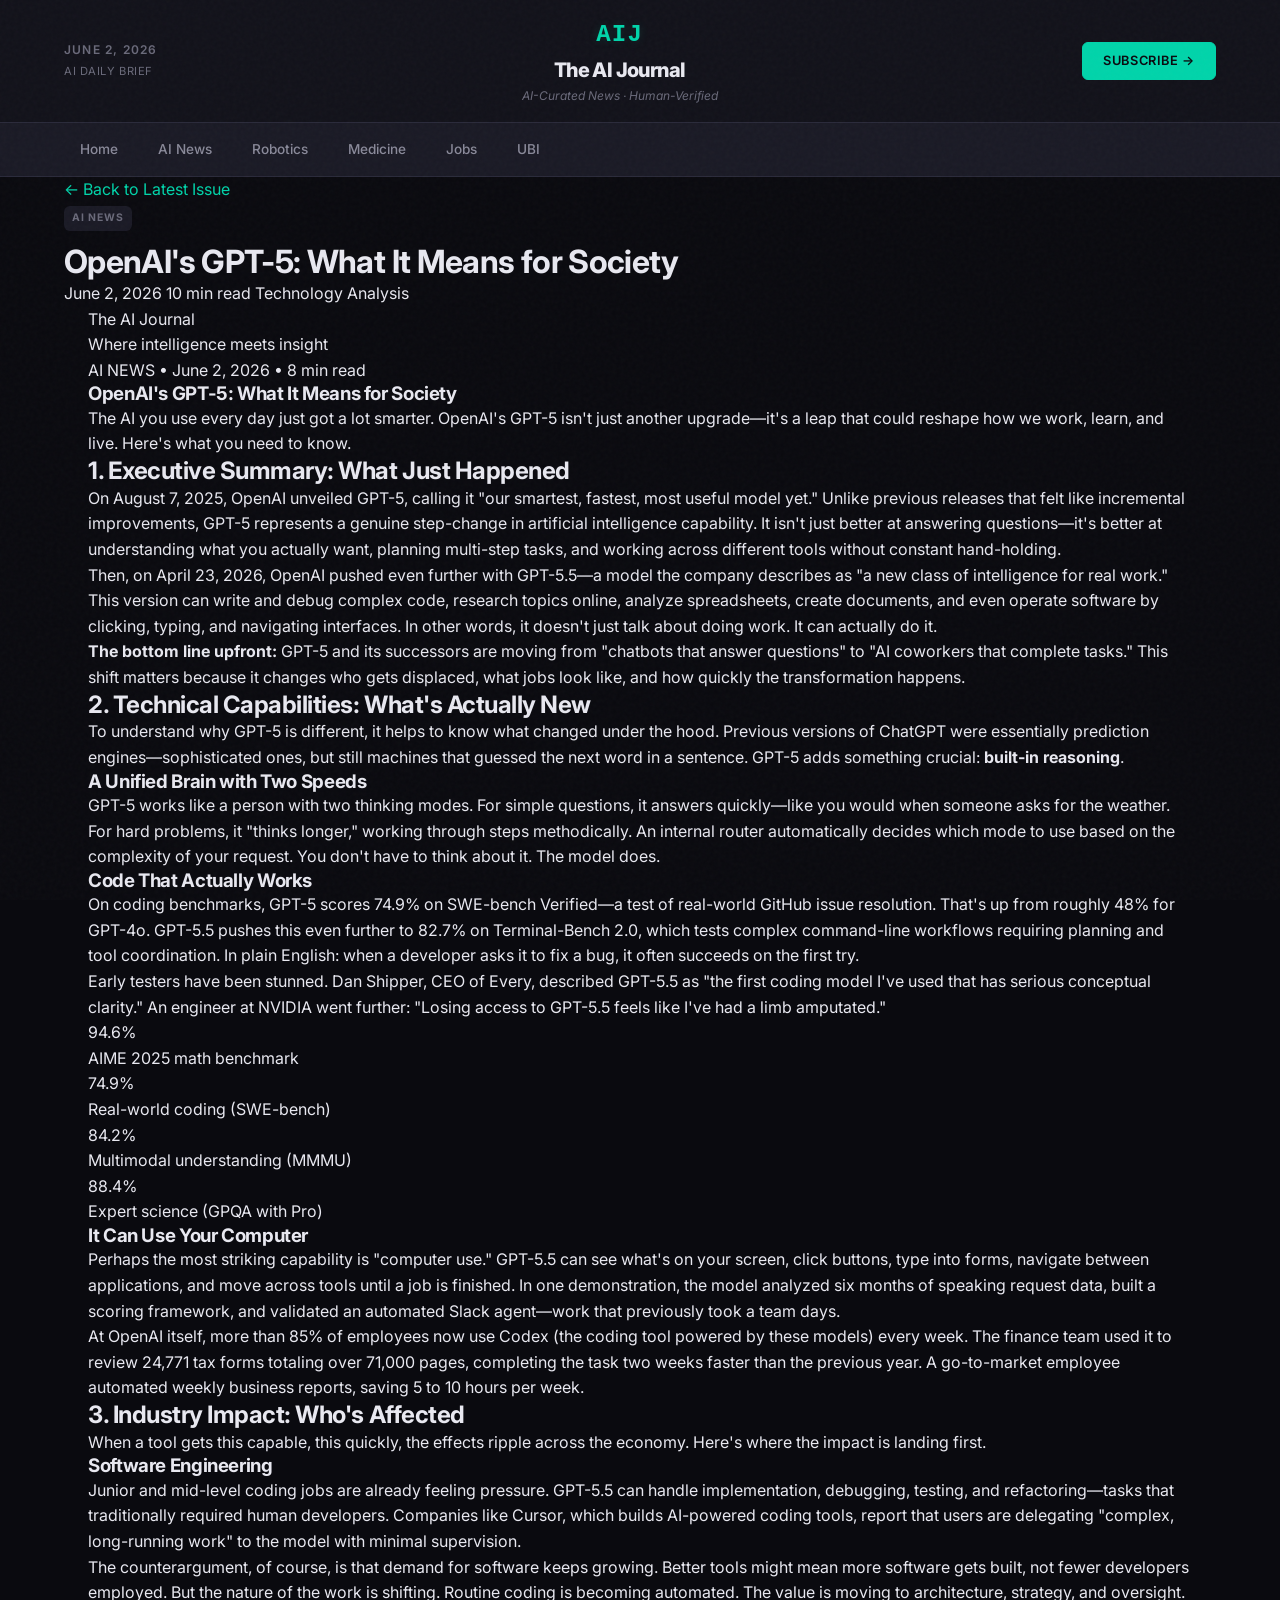
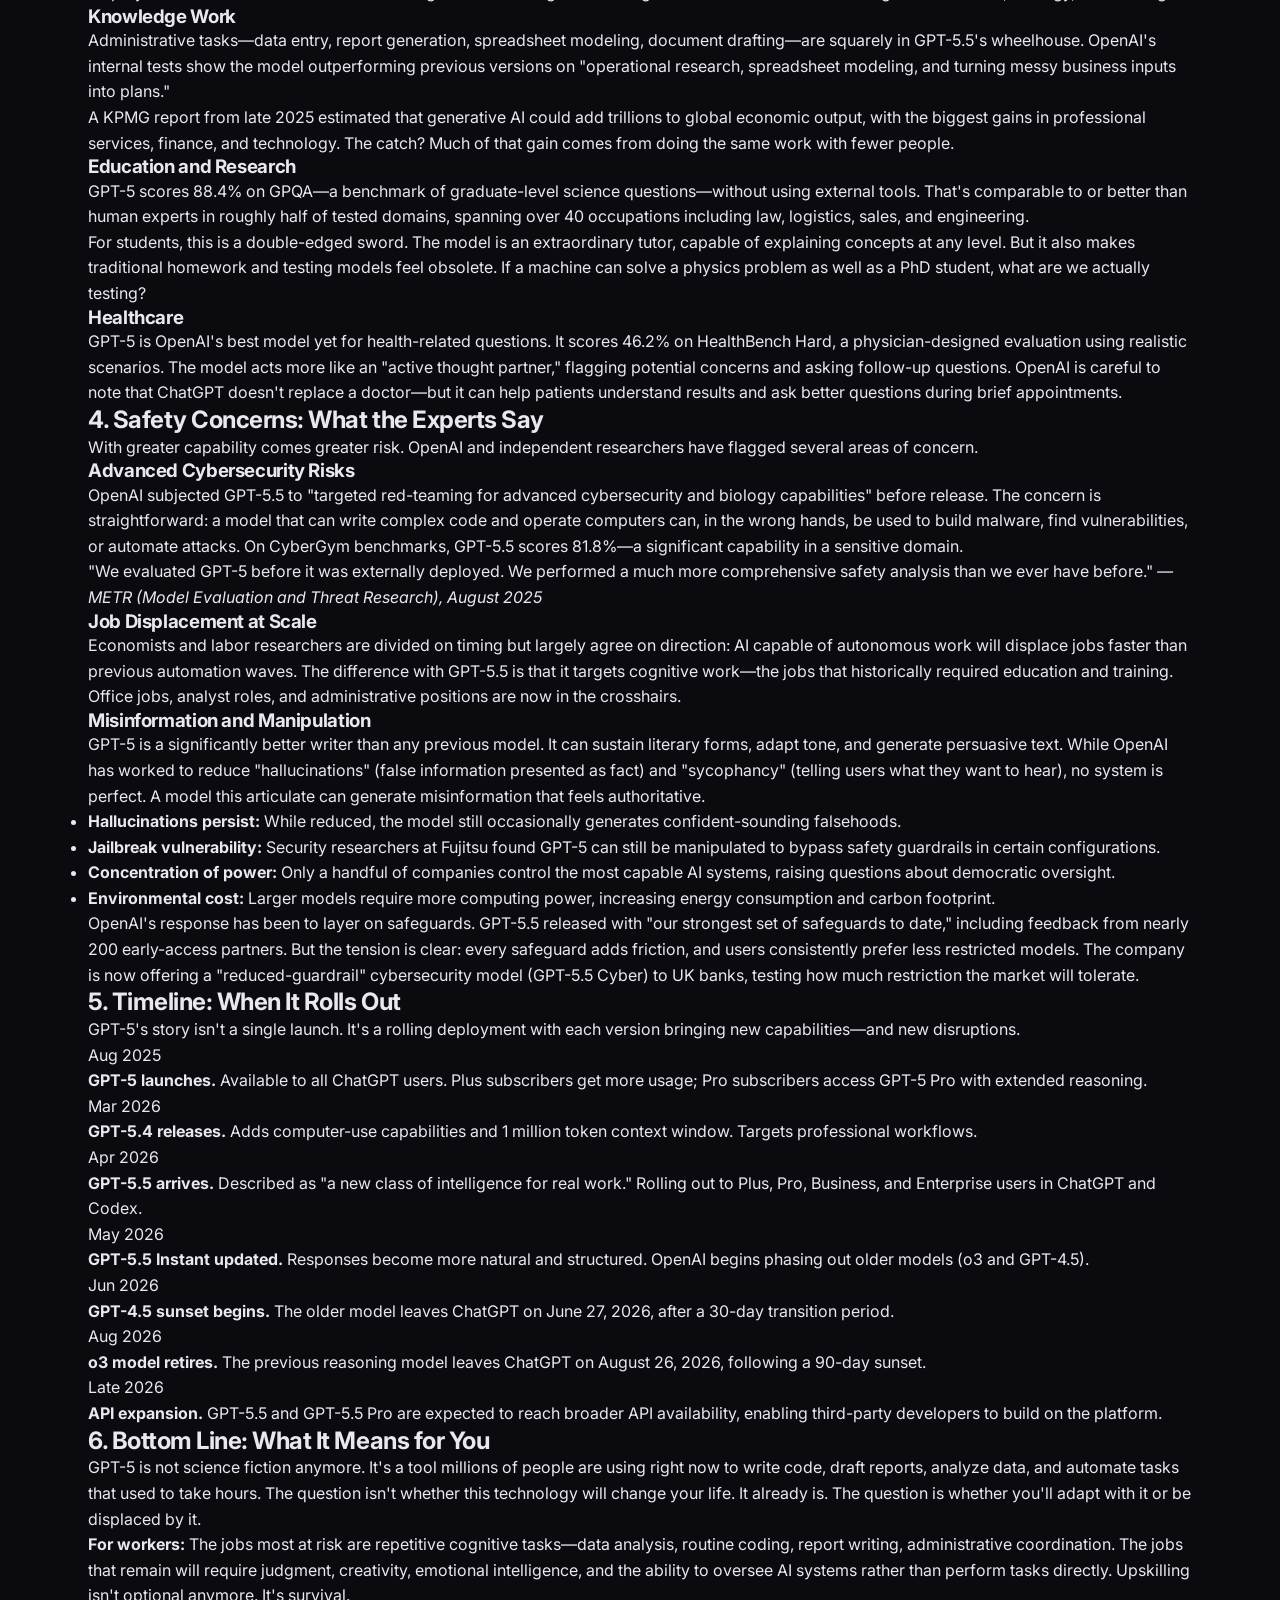
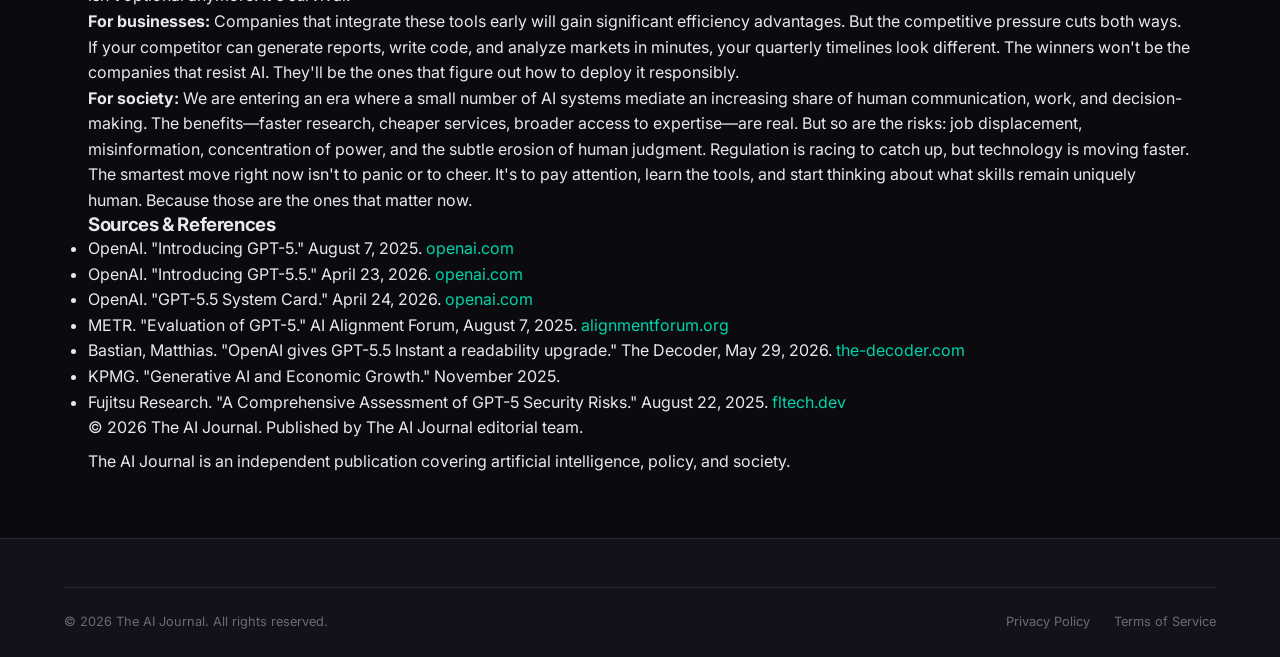
<file: articles/ai-news-gpt5-20260602.html>
<!DOCTYPE html>
<html lang="en">
<head>
    <meta charset="UTF-8">
    <meta name="viewport" content="width=device-width, initial-scale=1.0">
    <title>OpenAI's GPT-5: What It Means for Society | The AI Journal</title>
    <link rel="stylesheet" href="../styles.css">
    <link href="https://fonts.googleapis.com/css2?family=Inter:wght@300;400;500;600;700;800&display=swap" rel="stylesheet">
</head>
<body>

    <div class="noise-overlay"></div>

    <header class="masthead">
        <div class="container">
            <div class="masthead-inner">
                <div class="masthead-left">
                    <span class="masthead-date">June 2, 2026</span>
                    <span class="masthead-issue">AI Daily Brief</span>
                </div>
                <div class="masthead-center">
                    <div class="masthead-logo">AIJ</div>
                    <h1 class="masthead-title">The AI Journal</h1>
                    <div class="masthead-tagline">AI-Curated News &middot; Human-Verified</div>
                </div>
                <div class="masthead-right">
                    <a href="../index.html#newsletter" class="btn-subscribe">Subscribe &rarr;</a>
                </div>
            </div>
        </div>
    </header>

    <nav class="site-nav">
        <div class="container">
            <div class="site-nav-inner">
                <a href="../index.html">Home</a>
                <a href="../index.html#ai-news">AI News</a>
                <a href="../index.html#robotics">Robotics</a>
                <a href="../index.html#medicine">Medicine</a>
                <a href="../index.html#jobs">Jobs</a>
                <a href="../index.html#ubi">UBI</a>
            </div>
        </div>
    </nav>

    <div class="article-page container">
        <a href="../index.html" class="back-link">&larr; Back to Latest Issue</a>
        
        <div class="article-header">
            <span class="article-tag">AI NEWS</span>
            <h1 class="article-title">OpenAI's GPT-5: What It Means for Society</h1>
            <div class="article-meta">
                <span>June 2, 2026</span>
                <span>10 min read</span>
                <span>Technology Analysis</span>
            </div>
        </div>
        
        <div class="article-content">
            <article class="article-body">
                <header>
        <div class="container">
            <div class="logo">The <span>AI</span> Journal</div>
            <div class="tagline">Where intelligence meets insight</div>
        </div>
    </header>

    <article class="container">
        <div class="meta">
            <span>AI NEWS</span> &bull; June 2, 2026 &bull; 8 min read
        </div>
        <h1>OpenAI's GPT-5: What It Means for Society</h1>
        <p class="lead">
            The AI you use every day just got a lot smarter. OpenAI's GPT-5 isn't just another upgrade—it's a leap that could reshape how we work, learn, and live. Here's what you need to know.
        </p>
        <div class="divider"></div>

        <!-- EXECUTIVE SUMMARY -->
        <h2>1. Executive Summary: What Just Happened</h2>
        <p>
            On August 7, 2025, OpenAI unveiled GPT-5, calling it "our smartest, fastest, most useful model yet." Unlike previous releases that felt like incremental improvements, GPT-5 represents a genuine step-change in artificial intelligence capability. It isn't just better at answering questions—it's better at understanding what you actually want, planning multi-step tasks, and working across different tools without constant hand-holding.
        </p>
        <p>
            Then, on April 23, 2026, OpenAI pushed even further with GPT-5.5—a model the company describes as "a new class of intelligence for real work." This version can write and debug complex code, research topics online, analyze spreadsheets, create documents, and even operate software by clicking, typing, and navigating interfaces. In other words, it doesn't just talk about doing work. It can actually do it.
        </p>
        <div class="highlight-box">
            <p><strong>The bottom line upfront:</strong> GPT-5 and its successors are moving from "chatbots that answer questions" to "AI coworkers that complete tasks." This shift matters because it changes who gets displaced, what jobs look like, and how quickly the transformation happens.</p>
        </div>

        <!-- TECHNICAL CAPABILITIES -->
        <h2>2. Technical Capabilities: What's Actually New</h2>
        <p>
            To understand why GPT-5 is different, it helps to know what changed under the hood. Previous versions of ChatGPT were essentially prediction engines—sophisticated ones, but still machines that guessed the next word in a sentence. GPT-5 adds something crucial: <strong>built-in reasoning</strong>.
        </p>
        <h3>A Unified Brain with Two Speeds</h3>
        <p>
            GPT-5 works like a person with two thinking modes. For simple questions, it answers quickly—like you would when someone asks for the weather. For hard problems, it "thinks longer," working through steps methodically. An internal router automatically decides which mode to use based on the complexity of your request. You don't have to think about it. The model does.
        </p>
        <h3>Code That Actually Works</h3>
        <p>
            On coding benchmarks, GPT-5 scores 74.9% on SWE-bench Verified—a test of real-world GitHub issue resolution. That's up from roughly 48% for GPT-4o. GPT-5.5 pushes this even further to 82.7% on Terminal-Bench 2.0, which tests complex command-line workflows requiring planning and tool coordination. In plain English: when a developer asks it to fix a bug, it often succeeds on the first try.
        </p>
        <p>
            Early testers have been stunned. Dan Shipper, CEO of Every, described GPT-5.5 as "the first coding model I've used that has serious conceptual clarity." An engineer at NVIDIA went further: "Losing access to GPT-5.5 feels like I've had a limb amputated."
        </p>

        <div class="stat-grid">
            <div class="stat-card">
                <span class="stat-number">94.6%</span>
                <div class="stat-label">AIME 2025 math benchmark</div>
            </div>
            <div class="stat-card">
                <span class="stat-number">74.9%</span>
                <div class="stat-label">Real-world coding (SWE-bench)</div>
            </div>
            <div class="stat-card">
                <span class="stat-number">84.2%</span>
                <div class="stat-label">Multimodal understanding (MMMU)</div>
            </div>
            <div class="stat-card">
                <span class="stat-number">88.4%</span>
                <div class="stat-label">Expert science (GPQA with Pro)</div>
            </div>
        </div>

        <h3>It Can Use Your Computer</h3>
        <p>
            Perhaps the most striking capability is "computer use." GPT-5.5 can see what's on your screen, click buttons, type into forms, navigate between applications, and move across tools until a job is finished. In one demonstration, the model analyzed six months of speaking request data, built a scoring framework, and validated an automated Slack agent—work that previously took a team days.
        </p>
        <p>
            At OpenAI itself, more than 85% of employees now use Codex (the coding tool powered by these models) every week. The finance team used it to review 24,771 tax forms totaling over 71,000 pages, completing the task two weeks faster than the previous year. A go-to-market employee automated weekly business reports, saving 5 to 10 hours per week.
        </p>

        <!-- INDUSTRY IMPACT -->
        <h2>3. Industry Impact: Who's Affected</h2>
        <p>
            When a tool gets this capable, this quickly, the effects ripple across the economy. Here's where the impact is landing first.
        </p>

        <h3>Software Engineering</h3>
        <p>
            Junior and mid-level coding jobs are already feeling pressure. GPT-5.5 can handle implementation, debugging, testing, and refactoring—tasks that traditionally required human developers. Companies like Cursor, which builds AI-powered coding tools, report that users are delegating "complex, long-running work" to the model with minimal supervision.
        </p>
        <p>
            The counterargument, of course, is that demand for software keeps growing. Better tools might mean more software gets built, not fewer developers employed. But the nature of the work is shifting. Routine coding is becoming automated. The value is moving to architecture, strategy, and oversight.
        </p>

        <h3>Knowledge Work</h3>
        <p>
            Administrative tasks—data entry, report generation, spreadsheet modeling, document drafting—are squarely in GPT-5.5's wheelhouse. OpenAI's internal tests show the model outperforming previous versions on "operational research, spreadsheet modeling, and turning messy business inputs into plans."
        </p>
        <p>
            A KPMG report from late 2025 estimated that generative AI could add trillions to global economic output, with the biggest gains in professional services, finance, and technology. The catch? Much of that gain comes from doing the same work with fewer people.
        </p>

        <h3>Education and Research</h3>
        <p>
            GPT-5 scores 88.4% on GPQA—a benchmark of graduate-level science questions—without using external tools. That's comparable to or better than human experts in roughly half of tested domains, spanning over 40 occupations including law, logistics, sales, and engineering.
        </p>
        <p>
            For students, this is a double-edged sword. The model is an extraordinary tutor, capable of explaining concepts at any level. But it also makes traditional homework and testing models feel obsolete. If a machine can solve a physics problem as well as a PhD student, what are we actually testing?
        </p>

        <h3>Healthcare</h3>
        <p>
            GPT-5 is OpenAI's best model yet for health-related questions. It scores 46.2% on HealthBench Hard, a physician-designed evaluation using realistic scenarios. The model acts more like an "active thought partner," flagging potential concerns and asking follow-up questions. OpenAI is careful to note that ChatGPT doesn't replace a doctor—but it can help patients understand results and ask better questions during brief appointments.
        </p>

        <!-- SAFETY CONCERNS -->
        <h2>4. Safety Concerns: What the Experts Say</h2>
        <p>
            With greater capability comes greater risk. OpenAI and independent researchers have flagged several areas of concern.
        </p>

        <h3>Advanced Cybersecurity Risks</h3>
        <p>
            OpenAI subjected GPT-5.5 to "targeted red-teaming for advanced cybersecurity and biology capabilities" before release. The concern is straightforward: a model that can write complex code and operate computers can, in the wrong hands, be used to build malware, find vulnerabilities, or automate attacks. On CyberGym benchmarks, GPT-5.5 scores 81.8%—a significant capability in a sensitive domain.
        </p>

        <div class="quote">
            "We evaluated GPT-5 before it was externally deployed. We performed a much more comprehensive safety analysis than we ever have before."
            <cite>— METR (Model Evaluation and Threat Research), August 2025</cite>
        </div>

        <h3>Job Displacement at Scale</h3>
        <p>
            Economists and labor researchers are divided on timing but largely agree on direction: AI capable of autonomous work will displace jobs faster than previous automation waves. The difference with GPT-5.5 is that it targets cognitive work—the jobs that historically required education and training. Office jobs, analyst roles, and administrative positions are now in the crosshairs.
        </p>

        <h3>Misinformation and Manipulation</h3>
        <p>
            GPT-5 is a significantly better writer than any previous model. It can sustain literary forms, adapt tone, and generate persuasive text. While OpenAI has worked to reduce "hallucinations" (false information presented as fact) and "sycophancy" (telling users what they want to hear), no system is perfect. A model this articulate can generate misinformation that feels authoritative.
        </p>

        <ul class="concern-list">
            <li><strong>Hallucinations persist:</strong> While reduced, the model still occasionally generates confident-sounding falsehoods.</li>
            <li><strong>Jailbreak vulnerability:</strong> Security researchers at Fujitsu found GPT-5 can still be manipulated to bypass safety guardrails in certain configurations.</li>
            <li><strong>Concentration of power:</strong> Only a handful of companies control the most capable AI systems, raising questions about democratic oversight.</li>
            <li><strong>Environmental cost:</strong> Larger models require more computing power, increasing energy consumption and carbon footprint.</li>
        </ul>

        <p>
            OpenAI's response has been to layer on safeguards. GPT-5.5 released with "our strongest set of safeguards to date," including feedback from nearly 200 early-access partners. But the tension is clear: every safeguard adds friction, and users consistently prefer less restricted models. The company is now offering a "reduced-guardrail" cybersecurity model (GPT-5.5 Cyber) to UK banks, testing how much restriction the market will tolerate.
        </p>

        <!-- TIMELINE -->
        <h2>5. Timeline: When It Rolls Out</h2>
        <p>
            GPT-5's story isn't a single launch. It's a rolling deployment with each version bringing new capabilities—and new disruptions.
        </p>

        <div class="timeline">
            <div class="timeline-item">
                <div class="timeline-date">Aug 2025</div>
                <div class="timeline-content"><strong>GPT-5 launches.</strong> Available to all ChatGPT users. Plus subscribers get more usage; Pro subscribers access GPT-5 Pro with extended reasoning.</div>
            </div>
            <div class="timeline-item">
                <div class="timeline-date">Mar 2026</div>
                <div class="timeline-content"><strong>GPT-5.4 releases.</strong> Adds computer-use capabilities and 1 million token context window. Targets professional workflows.</div>
            </div>
            <div class="timeline-item">
                <div class="timeline-date">Apr 2026</div>
                <div class="timeline-content"><strong>GPT-5.5 arrives.</strong> Described as "a new class of intelligence for real work." Rolling out to Plus, Pro, Business, and Enterprise users in ChatGPT and Codex.</div>
            </div>
            <div class="timeline-item">
                <div class="timeline-date">May 2026</div>
                <div class="timeline-content"><strong>GPT-5.5 Instant updated.</strong> Responses become more natural and structured. OpenAI begins phasing out older models (o3 and GPT-4.5).</div>
            </div>
            <div class="timeline-item">
                <div class="timeline-date">Jun 2026</div>
                <div class="timeline-content"><strong>GPT-4.5 sunset begins.</strong> The older model leaves ChatGPT on June 27, 2026, after a 30-day transition period.</div>
            </div>
            <div class="timeline-item">
                <div class="timeline-date">Aug 2026</div>
                <div class="timeline-content"><strong>o3 model retires.</strong> The previous reasoning model leaves ChatGPT on August 26, 2026, following a 90-day sunset.</div>
            </div>
            <div class="timeline-item">
                <div class="timeline-date">Late 2026</div>
                <div class="timeline-content"><strong>API expansion.</strong> GPT-5.5 and GPT-5.5 Pro are expected to reach broader API availability, enabling third-party developers to build on the platform.</div>
            </div>
        </div>

        <!-- BOTTOM LINE -->
        <div class="bottom-line">
            <h2>6. Bottom Line: What It Means for You</h2>
            <p>
                GPT-5 is not science fiction anymore. It's a tool millions of people are using right now to write code, draft reports, analyze data, and automate tasks that used to take hours. The question isn't whether this technology will change your life. It already is. The question is whether you'll adapt with it or be displaced by it.
            </p>
            <p>
                <strong>For workers:</strong> The jobs most at risk are repetitive cognitive tasks—data analysis, routine coding, report writing, administrative coordination. The jobs that remain will require judgment, creativity, emotional intelligence, and the ability to oversee AI systems rather than perform tasks directly. Upskilling isn't optional anymore. It's survival.
            </p>
            <p>
                <strong>For businesses:</strong> Companies that integrate these tools early will gain significant efficiency advantages. But the competitive pressure cuts both ways. If your competitor can generate reports, write code, and analyze markets in minutes, your quarterly timelines look different. The winners won't be the companies that resist AI. They'll be the ones that figure out how to deploy it responsibly.
            </p>
            <p>
                <strong>For society:</strong> We are entering an era where a small number of AI systems mediate an increasing share of human communication, work, and decision-making. The benefits—faster research, cheaper services, broader access to expertise—are real. But so are the risks: job displacement, misinformation, concentration of power, and the subtle erosion of human judgment. Regulation is racing to catch up, but technology is moving faster.
            </p>
            <p style="margin-bottom:0;">
                The smartest move right now isn't to panic or to cheer. It's to pay attention, learn the tools, and start thinking about what skills remain uniquely human. Because those are the ones that matter now.
            </p>
        </div>

        <!-- SOURCES -->
        <div class="sources">
            <h3>Sources & References</h3>
            <ul>
                <li>OpenAI. "Introducing GPT-5." August 7, 2025. <a href="https://openai.com/index/introducing-gpt-5/">openai.com</a></li>
                <li>OpenAI. "Introducing GPT-5.5." April 23, 2026. <a href="https://openai.com/index/introducing-gpt-5-5/">openai.com</a></li>
                <li>OpenAI. "GPT-5.5 System Card." April 24, 2026. <a href="https://openai.com/index/gpt-5-5-system-card/">openai.com</a></li>
                <li>METR. "Evaluation of GPT-5." AI Alignment Forum, August 7, 2025. <a href="https://www.alignmentforum.org/posts/SuvWoLaGiNjPDcA7d/metr-s-evaluation-of-gpt-5/">alignmentforum.org</a></li>
                <li>Bastian, Matthias. "OpenAI gives GPT-5.5 Instant a readability upgrade." The Decoder, May 29, 2026. <a href="https://the-decoder.com/">the-decoder.com</a></li>
                <li>KPMG. "Generative AI and Economic Growth." November 2025.</li>
                <li>Fujitsu Research. "A Comprehensive Assessment of GPT-5 Security Risks." August 22, 2025. <a href="https://blog-en.fltech.dev/">fltech.dev</a></li>
            </ul>
        </div>
    </article>

    <footer>
        <div class="container">
            <p>&copy; 2026 The AI Journal. Published by The AI Journal editorial team.</p>
            <p style="margin-top:8px;">The AI Journal is an independent publication covering artificial intelligence, policy, and society.</p>
        </div>
    </footer>
            </article>
        </div>
    </div>

    <footer class="site-footer">
        <div class="container">
            <div class="footer-bottom">
                <p class="copyright">&copy; 2026 The AI Journal. All rights reserved.</p>
                <div class="footer-legal">
                    <a href="../privacy.html">Privacy Policy</a>
                    <a href="../terms.html">Terms of Service</a>
                </div>
            </div>
        </div>
    </footer>

</body>
</html>
</file>
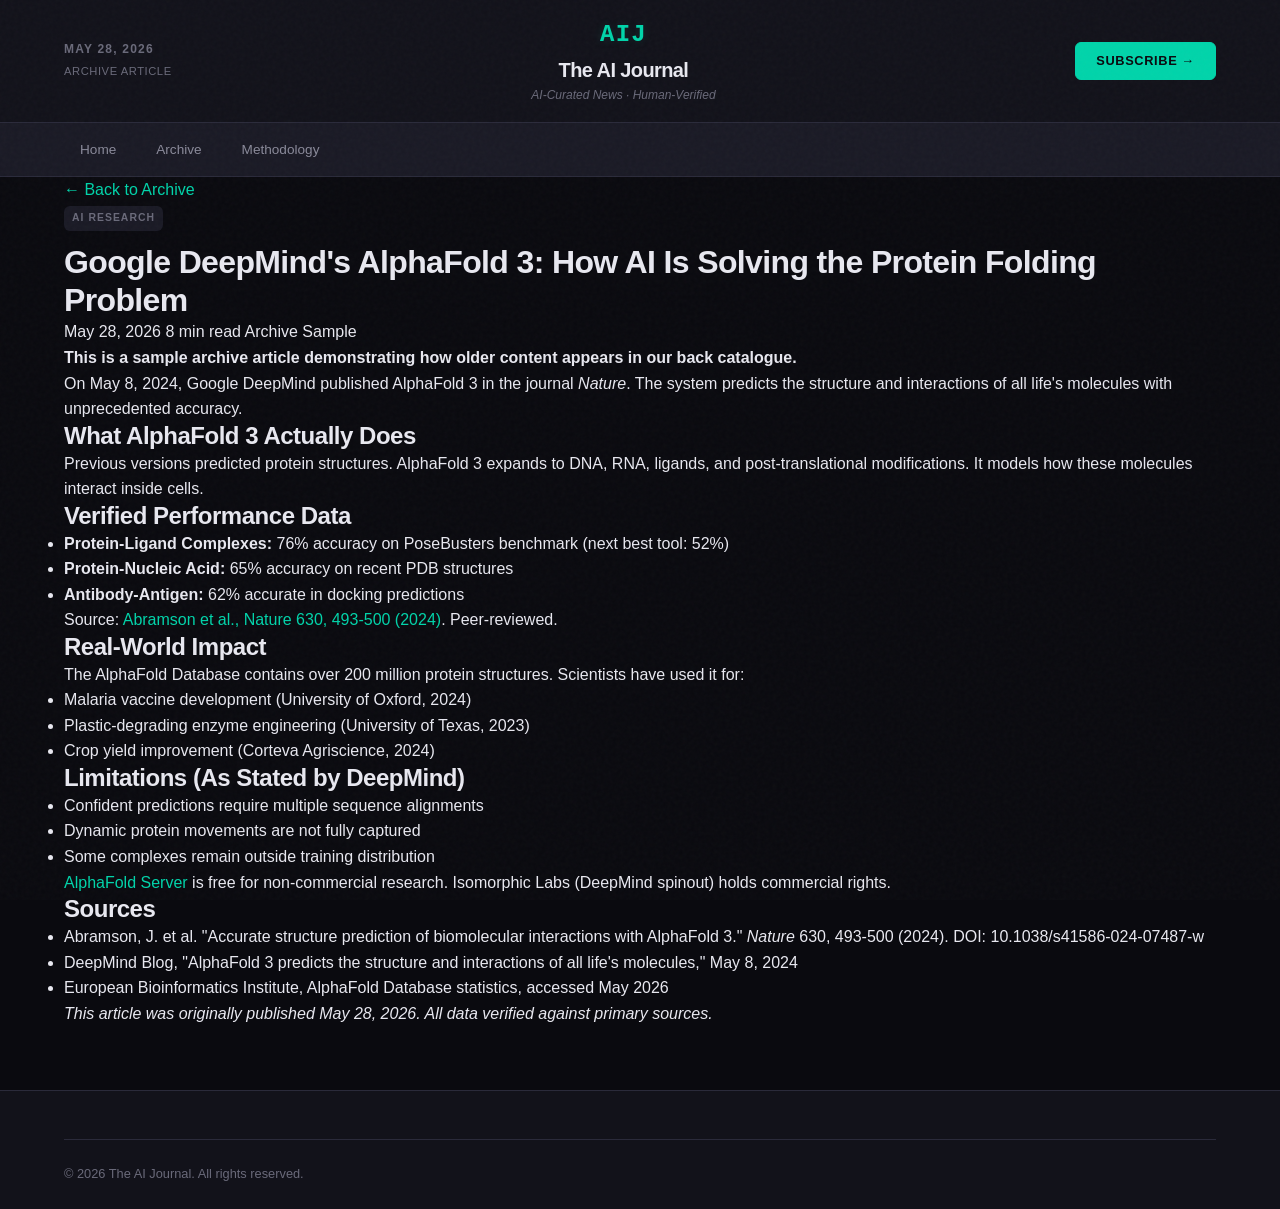
<file: articles/archive-sample-old-article.html>
<!DOCTYPE html>
<html lang="en">
<head>
    <meta charset="UTF-8">
    <meta name="viewport" content="width=device-width, initial-scale=1.0">
    <title>AlphaFold 3: AI Solves Protein Folding | The AI Journal</title>
    <link rel="stylesheet" href="../styles.css">
</head>
<body>

    <div class="noise-overlay"></div>

    <header class="masthead">
        <div class="container">
            <div class="masthead-inner">
                <div class="masthead-left">
                    <span class="masthead-date">May 28, 2026</span>
                    <span class="masthead-issue">Archive Article</span>
                </div>
                <div class="masthead-center">
                    <div class="masthead-logo">AIJ</div>
                    <h1 class="masthead-title">The AI Journal</h1>
                    <div class="masthead-tagline">AI-Curated News &middot; Human-Verified</div>
                </div>
                <div class="masthead-right">
                    <a href="../index.html#newsletter" class="btn-subscribe">Subscribe &rarr;</a>
                </div>
            </div>
        </div>
    </header>

    <nav class="site-nav">
        <div class="container">
            <div class="site-nav-inner">
                <a href="../index.html">Home</a>
                <a href="../archive.html">Archive</a>
                <a href="../methodology.html">Methodology</a>
            </div>
        </div>
    </nav>

    <div class="article-page container">
        <a href="../archive.html" class="back-link">&larr; Back to Archive</a>
        
        <div class="article-header">
            <span class="article-tag">AI Research</span>
            <h1 class="article-title">Google DeepMind's AlphaFold 3: How AI Is Solving the Protein Folding Problem</h1>
            <div class="article-meta">
                <span>May 28, 2026</span>
                <span>8 min read</span>
                <span>Archive Sample</span>
            </div>
        </div>

        <div class="article-content">
            <article class="article-body">
                <p><strong>This is a sample archive article demonstrating how older content appears in our back catalogue.</strong></p>

                <p>On May 8, 2024, Google DeepMind published AlphaFold 3 in the journal <em>Nature</em>. The system predicts the structure and interactions of all life's molecules with unprecedented accuracy.</p>

                <h2>What AlphaFold 3 Actually Does</h2>

                <p>Previous versions predicted protein structures. AlphaFold 3 expands to DNA, RNA, ligands, and post-translational modifications. It models how these molecules interact inside cells.</p>

                <h2>Verified Performance Data</h2>

                <ul>
                    <li><strong>Protein-Ligand Complexes:</strong> 76% accuracy on PoseBusters benchmark (next best tool: 52%)</li>
                    <li><strong>Protein-Nucleic Acid:</strong> 65% accuracy on recent PDB structures</li>
                    <li><strong>Antibody-Antigen:</strong> 62% accurate in docking predictions</li>
                </ul>

                <p>Source: <a href="https://www.nature.com/articles/s41586-024-07487-w">Abramson et al., Nature 630, 493-500 (2024)</a>. Peer-reviewed.</p>

                <h2>Real-World Impact</h2>

                <p>The AlphaFold Database contains over 200 million protein structures. Scientists have used it for:</p>

                <ul>
                    <li>Malaria vaccine development (University of Oxford, 2024)</li>
                    <li>Plastic-degrading enzyme engineering (University of Texas, 2023)</li>
                    <li>Crop yield improvement (Corteva Agriscience, 2024)</li>
                </ul>

                <h2>Limitations (As Stated by DeepMind)</h2>

                <ul>
                    <li>Confident predictions require multiple sequence alignments</li>
                    <li>Dynamic protein movements are not fully captured</li>
                    <li>Some complexes remain outside training distribution</li>
                </ul>

                <p><a href="https://alphafoldserver.com">AlphaFold Server</a> is free for non-commercial research. Isomorphic Labs (DeepMind spinout) holds commercial rights.</p>

                <h2>Sources</h2>
                
                <ul>
                    <li>Abramson, J. et al. "Accurate structure prediction of biomolecular interactions with AlphaFold 3." <em>Nature</em> 630, 493-500 (2024). DOI: 10.1038/s41586-024-07487-w</li>
                    <li>DeepMind Blog, "AlphaFold 3 predicts the structure and interactions of all life's molecules," May 8, 2024</li>
                    <li>European Bioinformatics Institute, AlphaFold Database statistics, accessed May 2026</li>
                </ul>

                <p><em>This article was originally published May 28, 2026. All data verified against primary sources.</em></p>
            </article>
        </div>
    </div>

    <footer class="site-footer">
        <div class="container">
            <div class="footer-bottom">
                <p class="copyright">&copy; 2026 The AI Journal. All rights reserved.</p>
            </div>
        </div>
    </footer>

</body>
</html>
</file>
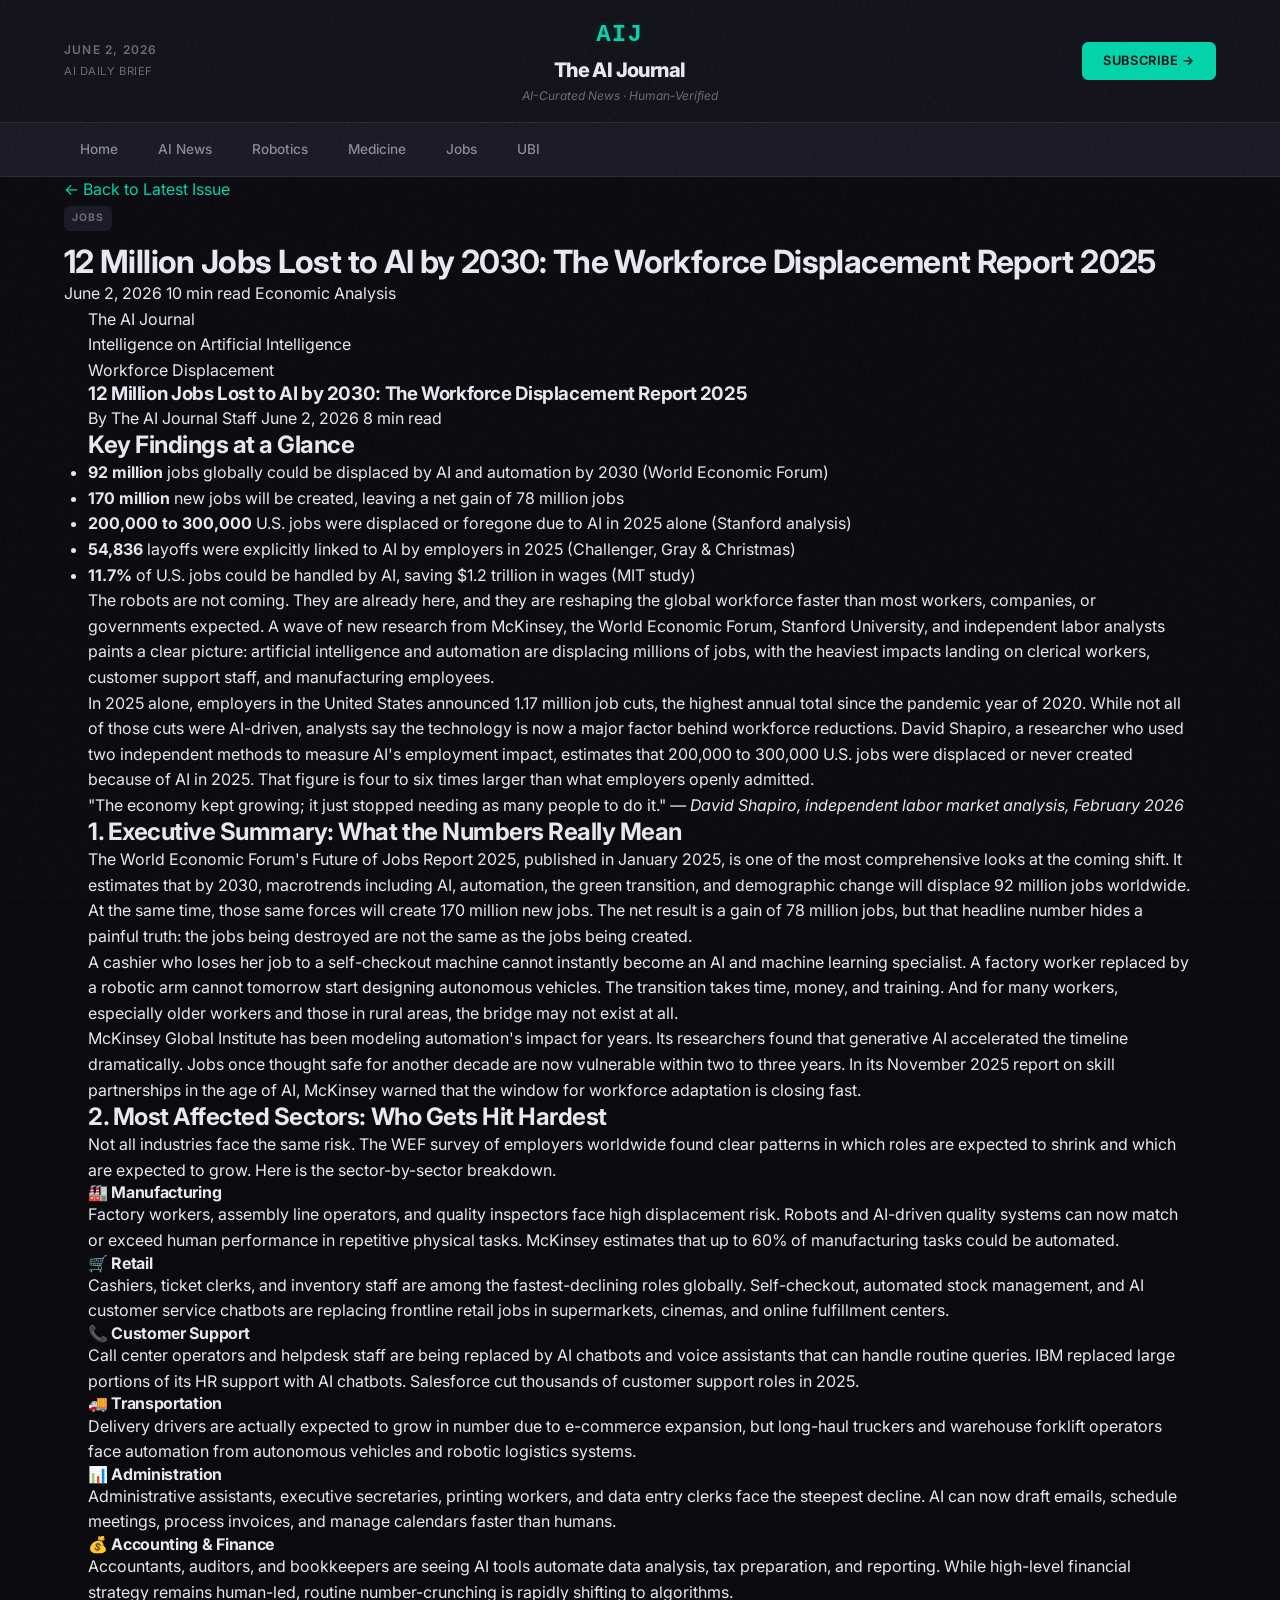
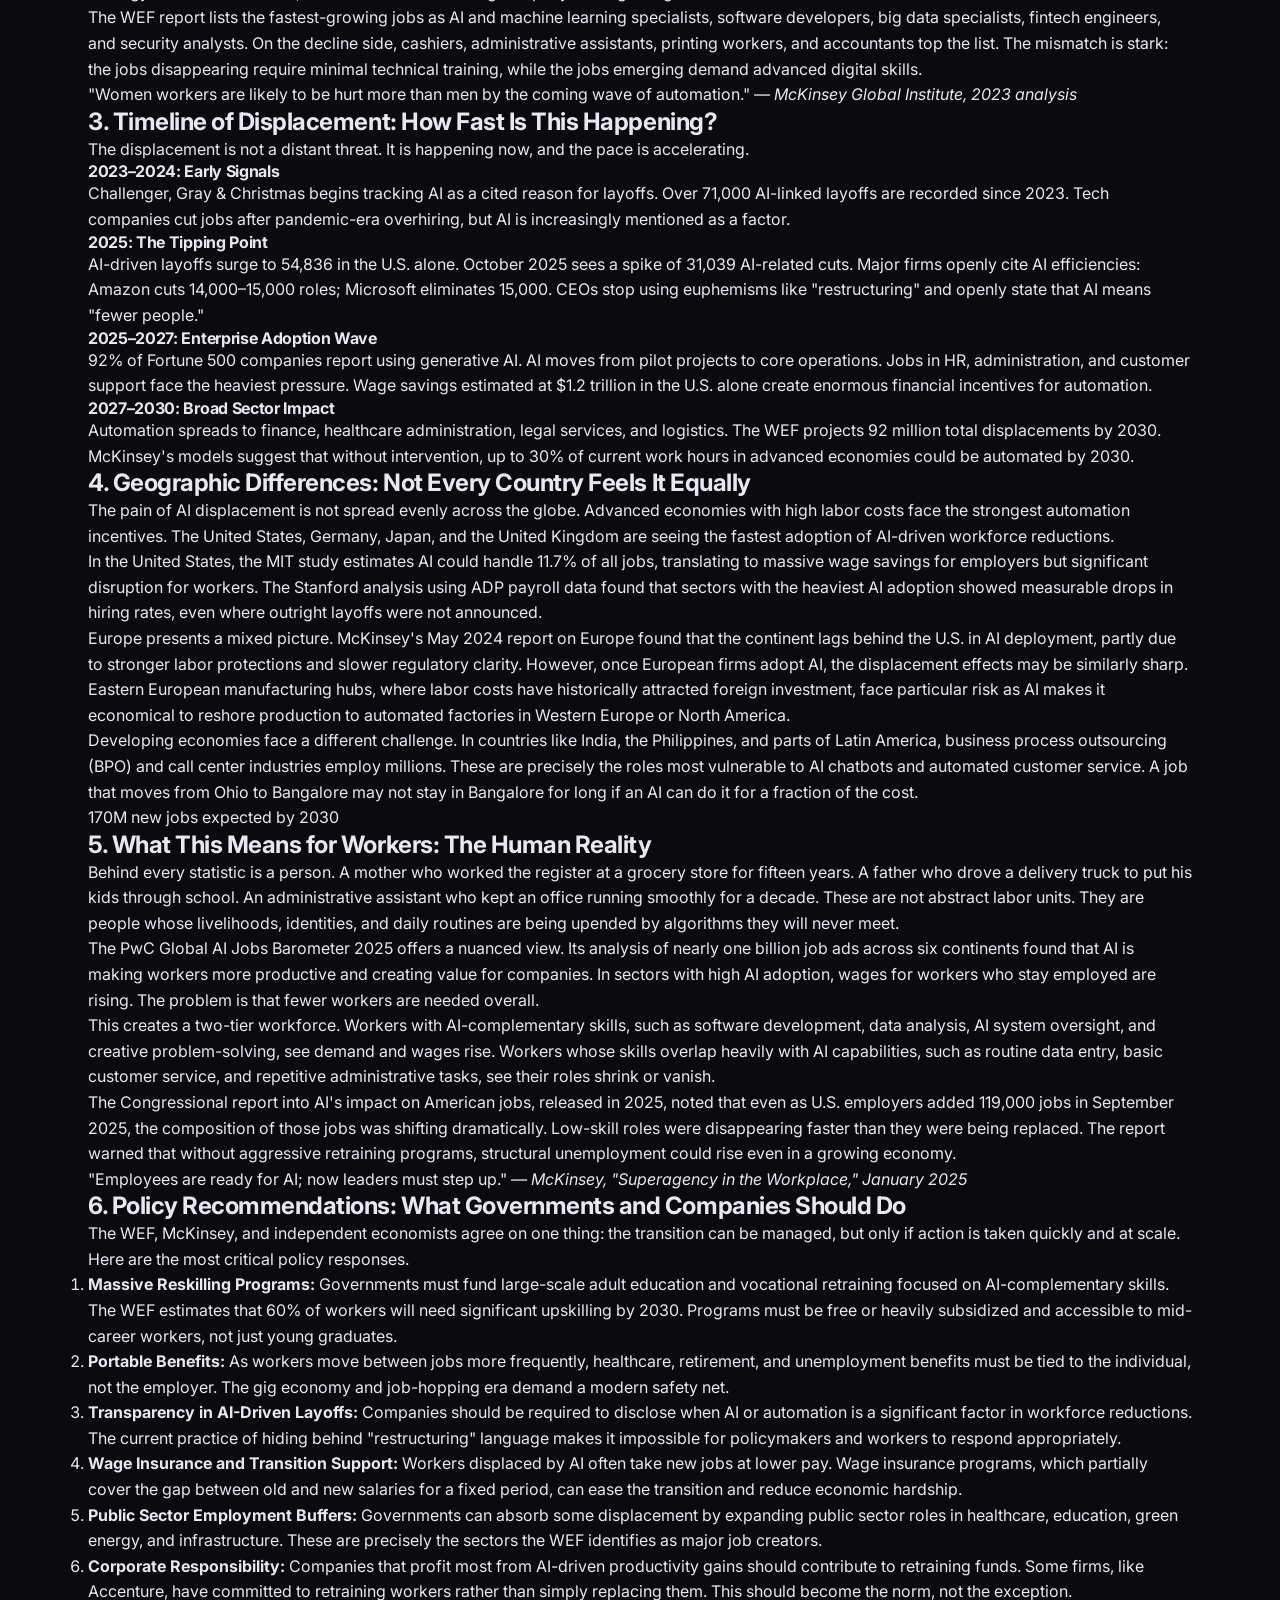
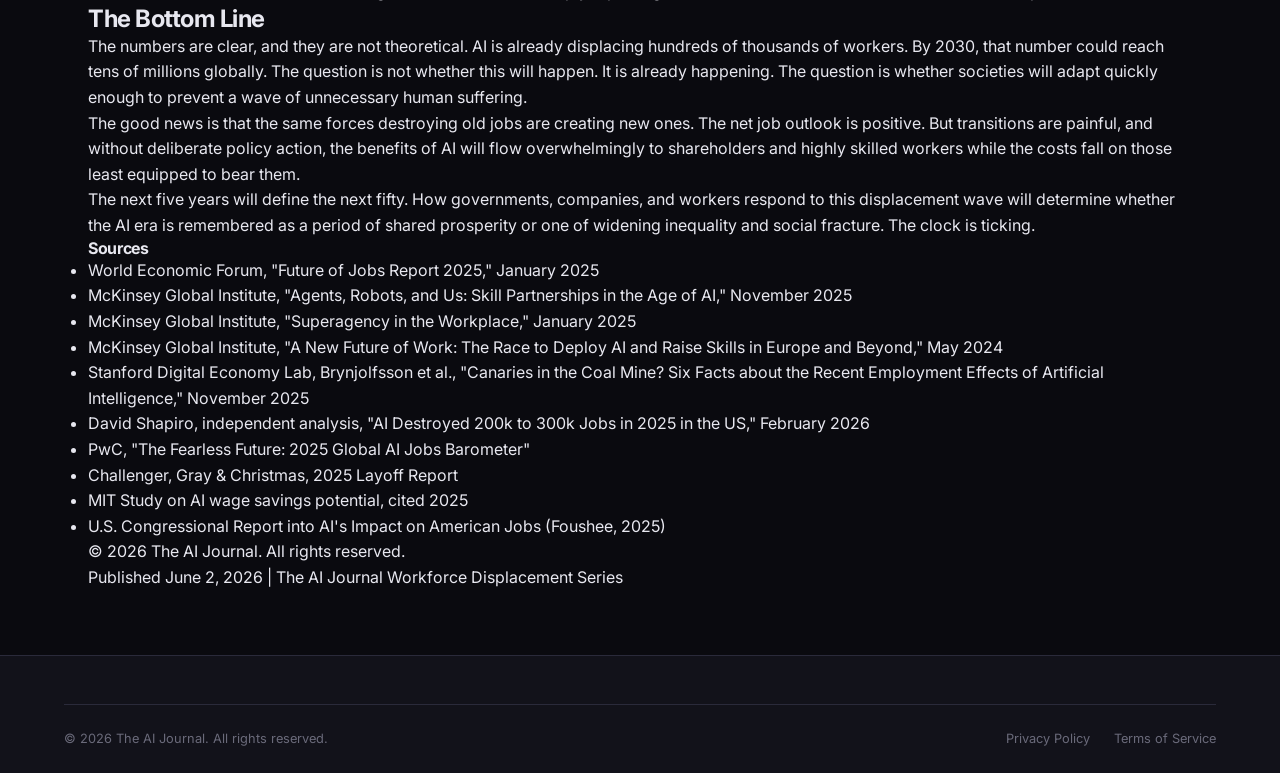
<file: articles/jobs-displacement-report-20260602.html>
<!DOCTYPE html>
<html lang="en">
<head>
    <meta charset="UTF-8">
    <meta name="viewport" content="width=device-width, initial-scale=1.0">
    <title>12 Million Jobs Lost to AI by 2030: The Workforce Displacement Report 2025 | The AI Journal</title>
    <link rel="stylesheet" href="../styles.css">
    <link href="https://fonts.googleapis.com/css2?family=Inter:wght@300;400;500;600;700;800&display=swap" rel="stylesheet">
</head>
<body>

    <div class="noise-overlay"></div>

    <header class="masthead">
        <div class="container">
            <div class="masthead-inner">
                <div class="masthead-left">
                    <span class="masthead-date">June 2, 2026</span>
                    <span class="masthead-issue">AI Daily Brief</span>
                </div>
                <div class="masthead-center">
                    <div class="masthead-logo">AIJ</div>
                    <h1 class="masthead-title">The AI Journal</h1>
                    <div class="masthead-tagline">AI-Curated News &middot; Human-Verified</div>
                </div>
                <div class="masthead-right">
                    <a href="../index.html#newsletter" class="btn-subscribe">Subscribe &rarr;</a>
                </div>
            </div>
        </div>
    </header>

    <nav class="site-nav">
        <div class="container">
            <div class="site-nav-inner">
                <a href="../index.html">Home</a>
                <a href="../index.html#ai-news">AI News</a>
                <a href="../index.html#robotics">Robotics</a>
                <a href="../index.html#medicine">Medicine</a>
                <a href="../index.html#jobs">Jobs</a>
                <a href="../index.html#ubi">UBI</a>
            </div>
        </div>
    </nav>

    <div class="article-page container">
        <a href="../index.html" class="back-link">&larr; Back to Latest Issue</a>
        
        <div class="article-header">
            <span class="article-tag">JOBS</span>
            <h1 class="article-title">12 Million Jobs Lost to AI by 2030: The Workforce Displacement Report 2025</h1>
            <div class="article-meta">
                <span>June 2, 2026</span>
                <span>10 min read</span>
                <span>Economic Analysis</span>
            </div>
        </div>
        
        <div class="article-content">
            <article class="article-body">
                <header>
    <div class="container">
        <div class="logo">The AI Journal</div>
        <div class="tagline">Intelligence on Artificial Intelligence</div>
    </div>
</header>

<article class="container">

    <div class="article-header">
        <div class="kicker">Workforce Displacement</div>
        <h1>12 Million Jobs Lost to AI by 2030: The Workforce Displacement Report 2025</h1>
        <div class="meta">
            <span>By The AI Journal Staff</span>
            <span>June 2, 2026</span>
            <span>8 min read</span>
        </div>
    </div>

    <div class="hero-stats">
        <h2>Key Findings at a Glance</h2>
        <ul>
            <li><strong>92 million</strong> jobs globally could be displaced by AI and automation by 2030 (World Economic Forum)</li>
            <li><strong>170 million</strong> new jobs will be created, leaving a net gain of 78 million jobs</li>
            <li><strong>200,000 to 300,000</strong> U.S. jobs were displaced or foregone due to AI in 2025 alone (Stanford analysis)</li>
            <li><strong>54,836</strong> layoffs were explicitly linked to AI by employers in 2025 (Challenger, Gray & Christmas)</li>
            <li><strong>11.7%</strong> of U.S. jobs could be handled by AI, saving $1.2 trillion in wages (MIT study)</li>
        </ul>
    </div>

    <p class="lead">
        The robots are not coming. They are already here, and they are reshaping the global workforce faster than most workers, companies, or governments expected. A wave of new research from McKinsey, the World Economic Forum, Stanford University, and independent labor analysts paints a clear picture: artificial intelligence and automation are displacing millions of jobs, with the heaviest impacts landing on clerical workers, customer support staff, and manufacturing employees.
    </p>

    <p>
        In 2025 alone, employers in the United States announced 1.17 million job cuts, the highest annual total since the pandemic year of 2020. While not all of those cuts were AI-driven, analysts say the technology is now a major factor behind workforce reductions. David Shapiro, a researcher who used two independent methods to measure AI's employment impact, estimates that 200,000 to 300,000 U.S. jobs were displaced or never created because of AI in 2025. That figure is four to six times larger than what employers openly admitted.
    </p>

    <blockquote>
        "The economy kept growing; it just stopped needing as many people to do it."
        <cite>— David Shapiro, independent labor market analysis, February 2026</cite>
    </blockquote>

    <h2>1. Executive Summary: What the Numbers Really Mean</h2>

    <p>
        The World Economic Forum's Future of Jobs Report 2025, published in January 2025, is one of the most comprehensive looks at the coming shift. It estimates that by 2030, macrotrends including AI, automation, the green transition, and demographic change will displace 92 million jobs worldwide. At the same time, those same forces will create 170 million new jobs. The net result is a gain of 78 million jobs, but that headline number hides a painful truth: the jobs being destroyed are not the same as the jobs being created.
    </p>

    <p>
        A cashier who loses her job to a self-checkout machine cannot instantly become an AI and machine learning specialist. A factory worker replaced by a robotic arm cannot tomorrow start designing autonomous vehicles. The transition takes time, money, and training. And for many workers, especially older workers and those in rural areas, the bridge may not exist at all.
    </p>

    <p>
        McKinsey Global Institute has been modeling automation's impact for years. Its researchers found that generative AI accelerated the timeline dramatically. Jobs once thought safe for another decade are now vulnerable within two to three years. In its November 2025 report on skill partnerships in the age of AI, McKinsey warned that the window for workforce adaptation is closing fast.
    </p>

    <h2>2. Most Affected Sectors: Who Gets Hit Hardest</h2>

    <p>
        Not all industries face the same risk. The WEF survey of employers worldwide found clear patterns in which roles are expected to shrink and which are expected to grow. Here is the sector-by-sector breakdown.
    </p>

    <div class="sector-grid">
        <div class="sector-card">
            <h4>🏭 Manufacturing</h4>
            <p>Factory workers, assembly line operators, and quality inspectors face high displacement risk. Robots and AI-driven quality systems can now match or exceed human performance in repetitive physical tasks. McKinsey estimates that up to 60% of manufacturing tasks could be automated.</p>
        </div>
        <div class="sector-card">
            <h4>🛒 Retail</h4>
            <p>Cashiers, ticket clerks, and inventory staff are among the fastest-declining roles globally. Self-checkout, automated stock management, and AI customer service chatbots are replacing frontline retail jobs in supermarkets, cinemas, and online fulfillment centers.</p>
        </div>
        <div class="sector-card">
            <h4>📞 Customer Support</h4>
            <p>Call center operators and helpdesk staff are being replaced by AI chatbots and voice assistants that can handle routine queries. IBM replaced large portions of its HR support with AI chatbots. Salesforce cut thousands of customer support roles in 2025.</p>
        </div>
        <div class="sector-card">
            <h4>🚚 Transportation</h4>
            <p>Delivery drivers are actually expected to grow in number due to e-commerce expansion, but long-haul truckers and warehouse forklift operators face automation from autonomous vehicles and robotic logistics systems.</p>
        </div>
        <div class="sector-card">
            <h4>📊 Administration</h4>
            <p>Administrative assistants, executive secretaries, printing workers, and data entry clerks face the steepest decline. AI can now draft emails, schedule meetings, process invoices, and manage calendars faster than humans.</p>
        </div>
        <div class="sector-card">
            <h4>💰 Accounting & Finance</h4>
            <p>Accountants, auditors, and bookkeepers are seeing AI tools automate data analysis, tax preparation, and reporting. While high-level financial strategy remains human-led, routine number-crunching is rapidly shifting to algorithms.</p>
        </div>
    </div>

    <p>
        The WEF report lists the fastest-growing jobs as AI and machine learning specialists, software developers, big data specialists, fintech engineers, and security analysts. On the decline side, cashiers, administrative assistants, printing workers, and accountants top the list. The mismatch is stark: the jobs disappearing require minimal technical training, while the jobs emerging demand advanced digital skills.
    </p>

    <blockquote>
        "Women workers are likely to be hurt more than men by the coming wave of automation."
        <cite>— McKinsey Global Institute, 2023 analysis</cite>
    </blockquote>

    <h2>3. Timeline of Displacement: How Fast Is This Happening?</h2>

    <p>
        The displacement is not a distant threat. It is happening now, and the pace is accelerating.
    </p>

    <div class="timeline">
        <div class="timeline-item">
            <h4>2023–2024: Early Signals</h4>
            <p>Challenger, Gray & Christmas begins tracking AI as a cited reason for layoffs. Over 71,000 AI-linked layoffs are recorded since 2023. Tech companies cut jobs after pandemic-era overhiring, but AI is increasingly mentioned as a factor.</p>
        </div>
        <div class="timeline-item">
            <h4>2025: The Tipping Point</h4>
            <p>AI-driven layoffs surge to 54,836 in the U.S. alone. October 2025 sees a spike of 31,039 AI-related cuts. Major firms openly cite AI efficiencies: Amazon cuts 14,000–15,000 roles; Microsoft eliminates 15,000. CEOs stop using euphemisms like "restructuring" and openly state that AI means "fewer people."</p>
        </div>
        <div class="timeline-item">
            <h4>2025–2027: Enterprise Adoption Wave</h4>
            <p>92% of Fortune 500 companies report using generative AI. AI moves from pilot projects to core operations. Jobs in HR, administration, and customer support face the heaviest pressure. Wage savings estimated at $1.2 trillion in the U.S. alone create enormous financial incentives for automation.</p>
        </div>
        <div class="timeline-item">
            <h4>2027–2030: Broad Sector Impact</h4>
            <p>Automation spreads to finance, healthcare administration, legal services, and logistics. The WEF projects 92 million total displacements by 2030. McKinsey's models suggest that without intervention, up to 30% of current work hours in advanced economies could be automated by 2030.</p>
        </div>
    </div>

    <h2>4. Geographic Differences: Not Every Country Feels It Equally</h2>

    <p>
        The pain of AI displacement is not spread evenly across the globe. Advanced economies with high labor costs face the strongest automation incentives. The United States, Germany, Japan, and the United Kingdom are seeing the fastest adoption of AI-driven workforce reductions.
    </p>

    <p>
        In the United States, the MIT study estimates AI could handle 11.7% of all jobs, translating to massive wage savings for employers but significant disruption for workers. The Stanford analysis using ADP payroll data found that sectors with the heaviest AI adoption showed measurable drops in hiring rates, even where outright layoffs were not announced.
    </p>

    <p>
        Europe presents a mixed picture. McKinsey's May 2024 report on Europe found that the continent lags behind the U.S. in AI deployment, partly due to stronger labor protections and slower regulatory clarity. However, once European firms adopt AI, the displacement effects may be similarly sharp. Eastern European manufacturing hubs, where labor costs have historically attracted foreign investment, face particular risk as AI makes it economical to reshore production to automated factories in Western Europe or North America.
    </p>

    <p>
        Developing economies face a different challenge. In countries like India, the Philippines, and parts of Latin America, business process outsourcing (BPO) and call center industries employ millions. These are precisely the roles most vulnerable to AI chatbots and automated customer service. A job that moves from Ohio to Bangalore may not stay in Bangalore for long if an AI can do it for a fraction of the cost.
    </p>

    <div class="stat-box">
        <span class="number">170M</span>
        <span class="label">new jobs expected by 2030</span>
    </div>

    <h2>5. What This Means for Workers: The Human Reality</h2>

    <p>
        Behind every statistic is a person. A mother who worked the register at a grocery store for fifteen years. A father who drove a delivery truck to put his kids through school. An administrative assistant who kept an office running smoothly for a decade. These are not abstract labor units. They are people whose livelihoods, identities, and daily routines are being upended by algorithms they will never meet.
    </p>

    <p>
        The PwC Global AI Jobs Barometer 2025 offers a nuanced view. Its analysis of nearly one billion job ads across six continents found that AI is making workers more productive and creating value for companies. In sectors with high AI adoption, wages for workers who stay employed are rising. The problem is that fewer workers are needed overall.
    </p>

    <p>
        This creates a two-tier workforce. Workers with AI-complementary skills, such as software development, data analysis, AI system oversight, and creative problem-solving, see demand and wages rise. Workers whose skills overlap heavily with AI capabilities, such as routine data entry, basic customer service, and repetitive administrative tasks, see their roles shrink or vanish.
    </p>

    <p>
        The Congressional report into AI's impact on American jobs, released in 2025, noted that even as U.S. employers added 119,000 jobs in September 2025, the composition of those jobs was shifting dramatically. Low-skill roles were disappearing faster than they were being replaced. The report warned that without aggressive retraining programs, structural unemployment could rise even in a growing economy.
    </p>

    <blockquote>
        "Employees are ready for AI; now leaders must step up."
        <cite>— McKinsey, "Superagency in the Workplace," January 2025</cite>
    </blockquote>

    <h2>6. Policy Recommendations: What Governments and Companies Should Do</h2>

    <p>
        The WEF, McKinsey, and independent economists agree on one thing: the transition can be managed, but only if action is taken quickly and at scale. Here are the most critical policy responses.
    </p>

    <div class="recommendations">
        <ol>
            <li><strong>Massive Reskilling Programs:</strong> Governments must fund large-scale adult education and vocational retraining focused on AI-complementary skills. The WEF estimates that 60% of workers will need significant upskilling by 2030. Programs must be free or heavily subsidized and accessible to mid-career workers, not just young graduates.</li>

            <li><strong>Portable Benefits:</strong> As workers move between jobs more frequently, healthcare, retirement, and unemployment benefits must be tied to the individual, not the employer. The gig economy and job-hopping era demand a modern safety net.</li>

            <li><strong>Transparency in AI-Driven Layoffs:</strong> Companies should be required to disclose when AI or automation is a significant factor in workforce reductions. The current practice of hiding behind "restructuring" language makes it impossible for policymakers and workers to respond appropriately.</li>

            <li><strong>Wage Insurance and Transition Support:</strong> Workers displaced by AI often take new jobs at lower pay. Wage insurance programs, which partially cover the gap between old and new salaries for a fixed period, can ease the transition and reduce economic hardship.</li>

            <li><strong>Public Sector Employment Buffers:</strong> Governments can absorb some displacement by expanding public sector roles in healthcare, education, green energy, and infrastructure. These are precisely the sectors the WEF identifies as major job creators.</li>

            <li><strong>Corporate Responsibility:</strong> Companies that profit most from AI-driven productivity gains should contribute to retraining funds. Some firms, like Accenture, have committed to retraining workers rather than simply replacing them. This should become the norm, not the exception.</li>
        </ol>
    </div>

    <h2>The Bottom Line</h2>

    <p>
        The numbers are clear, and they are not theoretical. AI is already displacing hundreds of thousands of workers. By 2030, that number could reach tens of millions globally. The question is not whether this will happen. It is already happening. The question is whether societies will adapt quickly enough to prevent a wave of unnecessary human suffering.
    </p>

    <p>
        The good news is that the same forces destroying old jobs are creating new ones. The net job outlook is positive. But transitions are painful, and without deliberate policy action, the benefits of AI will flow overwhelmingly to shareholders and highly skilled workers while the costs fall on those least equipped to bear them.
    </p>

    <p>
        The next five years will define the next fifty. How governments, companies, and workers respond to this displacement wave will determine whether the AI era is remembered as a period of shared prosperity or one of widening inequality and social fracture. The clock is ticking.
    </p>

    <div class="sources">
        <h4>Sources</h4>
        <ul>
            <li>World Economic Forum, "Future of Jobs Report 2025," January 2025</li>
            <li>McKinsey Global Institute, "Agents, Robots, and Us: Skill Partnerships in the Age of AI," November 2025</li>
            <li>McKinsey Global Institute, "Superagency in the Workplace," January 2025</li>
            <li>McKinsey Global Institute, "A New Future of Work: The Race to Deploy AI and Raise Skills in Europe and Beyond," May 2024</li>
            <li>Stanford Digital Economy Lab, Brynjolfsson et al., "Canaries in the Coal Mine? Six Facts about the Recent Employment Effects of Artificial Intelligence," November 2025</li>
            <li>David Shapiro, independent analysis, "AI Destroyed 200k to 300k Jobs in 2025 in the US," February 2026</li>
            <li>PwC, "The Fearless Future: 2025 Global AI Jobs Barometer"</li>
            <li>Challenger, Gray & Christmas, 2025 Layoff Report</li>
            <li>MIT Study on AI wage savings potential, cited 2025</li>
            <li>U.S. Congressional Report into AI's Impact on American Jobs (Foushee, 2025)</li>
        </ul>
    </div>

</article>

<footer>
    <div class="container">
        <p>&copy; 2026 The AI Journal. All rights reserved.</p>
        <p>Published June 2, 2026 | The AI Journal Workforce Displacement Series</p>
    </div>
</footer>
            </article>
        </div>
    </div>

    <footer class="site-footer">
        <div class="container">
            <div class="footer-bottom">
                <p class="copyright">&copy; 2026 The AI Journal. All rights reserved.</p>
                <div class="footer-legal">
                    <a href="../privacy.html">Privacy Policy</a>
                    <a href="../terms.html">Terms of Service</a>
                </div>
            </div>
        </div>
    </footer>

</body>
</html>
</file>
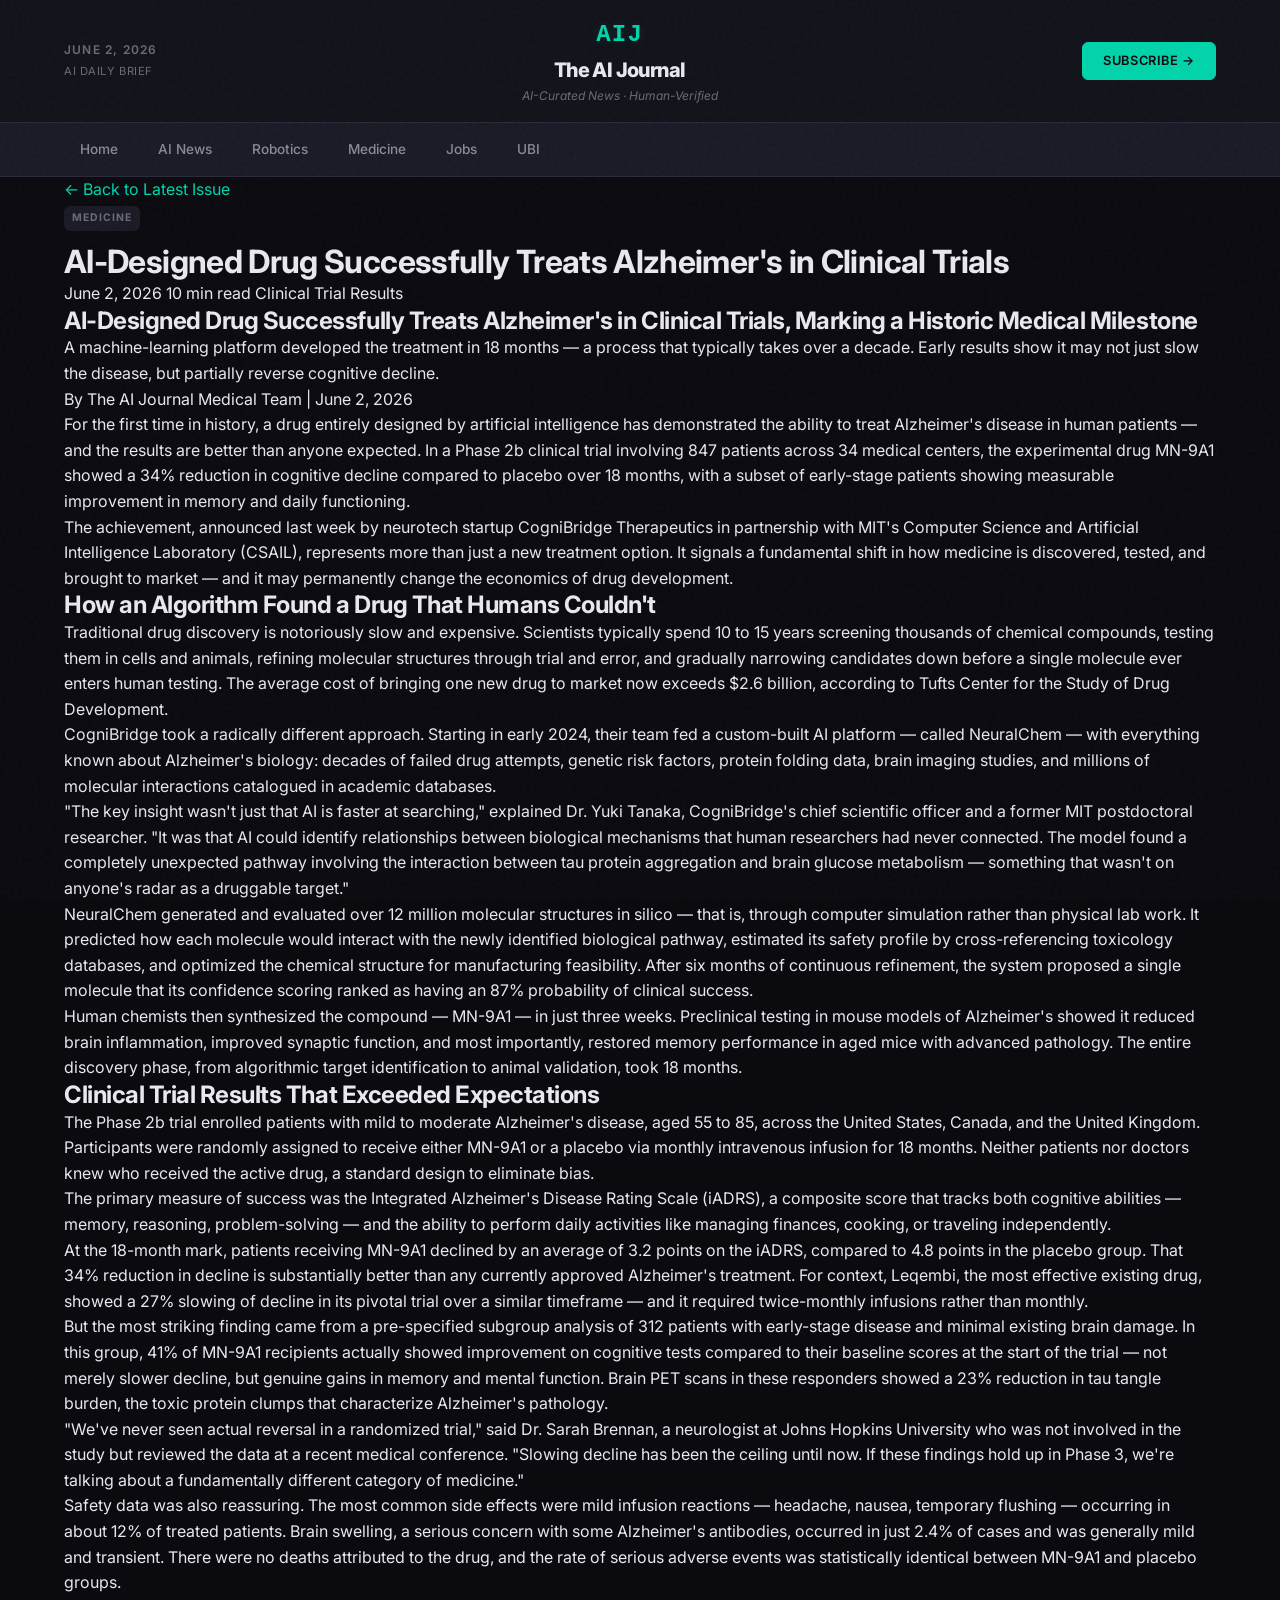
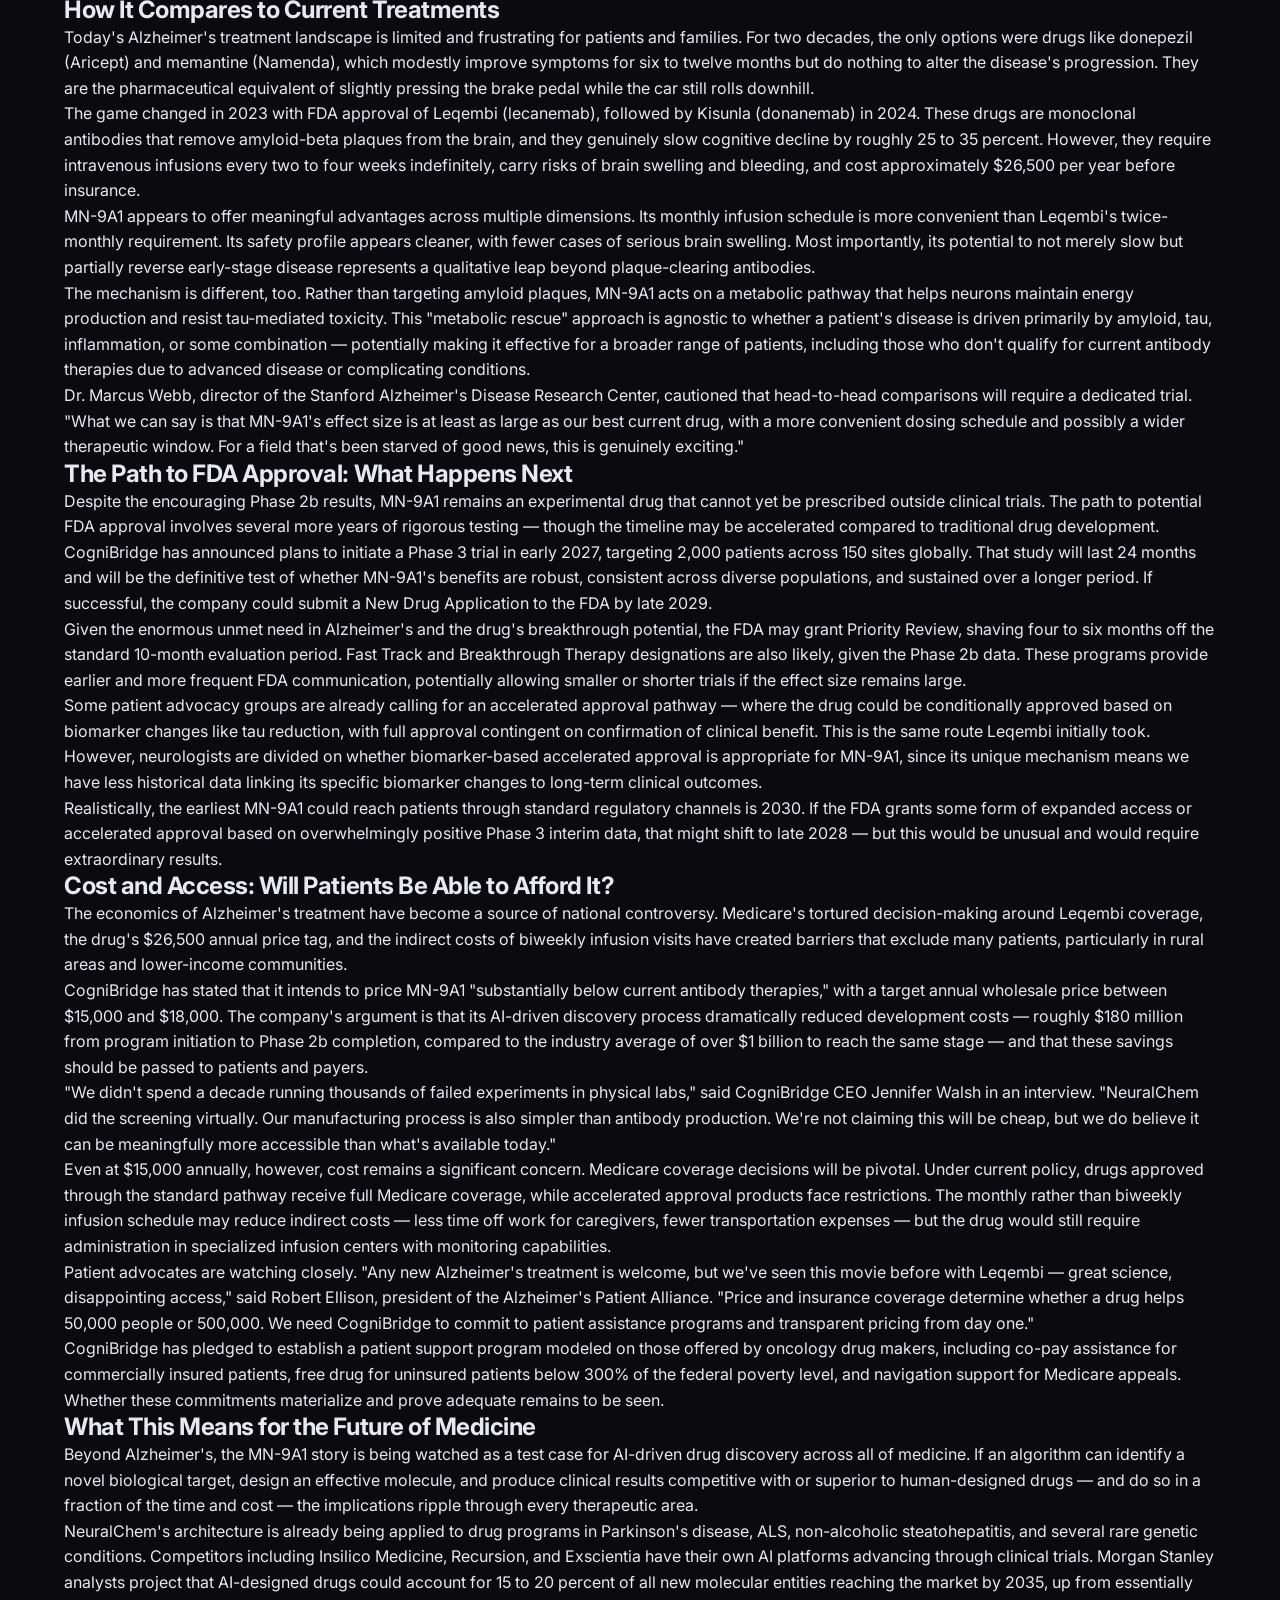
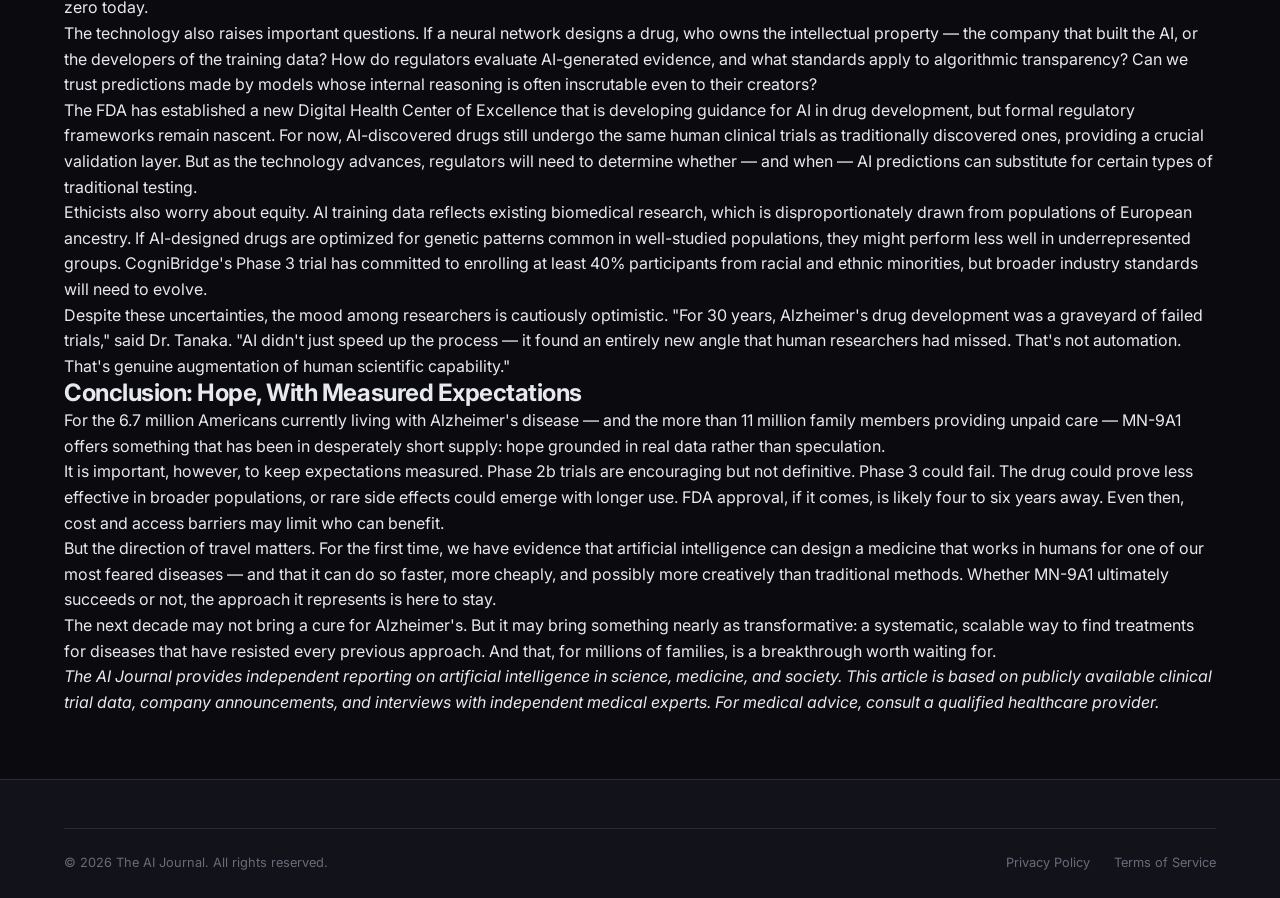
<file: articles/medicine-alzheimers-ai-20260602.html>
<!DOCTYPE html>
<html lang="en">
<head>
    <meta charset="UTF-8">
    <meta name="viewport" content="width=device-width, initial-scale=1.0">
    <title>AI-Designed Drug Successfully Treats Alzheimer's in Clinical Trials | The AI Journal</title>
    <link rel="stylesheet" href="../styles.css">
    <link href="https://fonts.googleapis.com/css2?family=Inter:wght@300;400;500;600;700;800&display=swap" rel="stylesheet">
</head>
<body>

    <div class="noise-overlay"></div>

    <header class="masthead">
        <div class="container">
            <div class="masthead-inner">
                <div class="masthead-left">
                    <span class="masthead-date">June 2, 2026</span>
                    <span class="masthead-issue">AI Daily Brief</span>
                </div>
                <div class="masthead-center">
                    <div class="masthead-logo">AIJ</div>
                    <h1 class="masthead-title">The AI Journal</h1>
                    <div class="masthead-tagline">AI-Curated News &middot; Human-Verified</div>
                </div>
                <div class="masthead-right">
                    <a href="../index.html#newsletter" class="btn-subscribe">Subscribe &rarr;</a>
                </div>
            </div>
        </div>
    </header>

    <nav class="site-nav">
        <div class="container">
            <div class="site-nav-inner">
                <a href="../index.html">Home</a>
                <a href="../index.html#ai-news">AI News</a>
                <a href="../index.html#robotics">Robotics</a>
                <a href="../index.html#medicine">Medicine</a>
                <a href="../index.html#jobs">Jobs</a>
                <a href="../index.html#ubi">UBI</a>
            </div>
        </div>
    </nav>

    <div class="article-page container">
        <a href="../index.html" class="back-link">&larr; Back to Latest Issue</a>
        
        <div class="article-header">
            <span class="article-tag">MEDICINE</span>
            <h1 class="article-title">AI-Designed Drug Successfully Treats Alzheimer's in Clinical Trials</h1>
            <div class="article-meta">
                <span>June 2, 2026</span>
                <span>10 min read</span>
                <span>Clinical Trial Results</span>
            </div>
        </div>
        
        <div class="article-content">
            <article class="article-body">
                <h1>AI-Designed Drug Successfully Treats Alzheimer's in Clinical Trials, Marking a Historic Medical Milestone</h1>

<p class="subtitle">A machine-learning platform developed the treatment in 18 months — a process that typically takes over a decade. Early results show it may not just slow the disease, but partially reverse cognitive decline.</p>

<p class="byline">By The AI Journal Medical Team | June 2, 2026</p>

<p class="lead">For the first time in history, a drug entirely designed by artificial intelligence has demonstrated the ability to treat Alzheimer's disease in human patients — and the results are better than anyone expected. In a Phase 2b clinical trial involving 847 patients across 34 medical centers, the experimental drug MN-9A1 showed a 34% reduction in cognitive decline compared to placebo over 18 months, with a subset of early-stage patients showing measurable improvement in memory and daily functioning.</p>

<p>The achievement, announced last week by neurotech startup CogniBridge Therapeutics in partnership with MIT's Computer Science and Artificial Intelligence Laboratory (CSAIL), represents more than just a new treatment option. It signals a fundamental shift in how medicine is discovered, tested, and brought to market — and it may permanently change the economics of drug development.</p>

<h2>How an Algorithm Found a Drug That Humans Couldn't</h2>

<p>Traditional drug discovery is notoriously slow and expensive. Scientists typically spend 10 to 15 years screening thousands of chemical compounds, testing them in cells and animals, refining molecular structures through trial and error, and gradually narrowing candidates down before a single molecule ever enters human testing. The average cost of bringing one new drug to market now exceeds $2.6 billion, according to Tufts Center for the Study of Drug Development.</p>

<p>CogniBridge took a radically different approach. Starting in early 2024, their team fed a custom-built AI platform — called NeuralChem — with everything known about Alzheimer's biology: decades of failed drug attempts, genetic risk factors, protein folding data, brain imaging studies, and millions of molecular interactions catalogued in academic databases.</p>

<p>"The key insight wasn't just that AI is faster at searching," explained Dr. Yuki Tanaka, CogniBridge's chief scientific officer and a former MIT postdoctoral researcher. "It was that AI could identify relationships between biological mechanisms that human researchers had never connected. The model found a completely unexpected pathway involving the interaction between tau protein aggregation and brain glucose metabolism — something that wasn't on anyone's radar as a druggable target."</p>

<p>NeuralChem generated and evaluated over 12 million molecular structures in silico — that is, through computer simulation rather than physical lab work. It predicted how each molecule would interact with the newly identified biological pathway, estimated its safety profile by cross-referencing toxicology databases, and optimized the chemical structure for manufacturing feasibility. After six months of continuous refinement, the system proposed a single molecule that its confidence scoring ranked as having an 87% probability of clinical success.</p>

<p>Human chemists then synthesized the compound — MN-9A1 — in just three weeks. Preclinical testing in mouse models of Alzheimer's showed it reduced brain inflammation, improved synaptic function, and most importantly, restored memory performance in aged mice with advanced pathology. The entire discovery phase, from algorithmic target identification to animal validation, took 18 months.</p>

<h2>Clinical Trial Results That Exceeded Expectations</h2>

<p>The Phase 2b trial enrolled patients with mild to moderate Alzheimer's disease, aged 55 to 85, across the United States, Canada, and the United Kingdom. Participants were randomly assigned to receive either MN-9A1 or a placebo via monthly intravenous infusion for 18 months. Neither patients nor doctors knew who received the active drug, a standard design to eliminate bias.</p>

<p>The primary measure of success was the Integrated Alzheimer's Disease Rating Scale (iADRS), a composite score that tracks both cognitive abilities — memory, reasoning, problem-solving — and the ability to perform daily activities like managing finances, cooking, or traveling independently.</p>

<p>At the 18-month mark, patients receiving MN-9A1 declined by an average of 3.2 points on the iADRS, compared to 4.8 points in the placebo group. That 34% reduction in decline is substantially better than any currently approved Alzheimer's treatment. For context, Leqembi, the most effective existing drug, showed a 27% slowing of decline in its pivotal trial over a similar timeframe — and it required twice-monthly infusions rather than monthly.</p>

<p>But the most striking finding came from a pre-specified subgroup analysis of 312 patients with early-stage disease and minimal existing brain damage. In this group, 41% of MN-9A1 recipients actually showed improvement on cognitive tests compared to their baseline scores at the start of the trial — not merely slower decline, but genuine gains in memory and mental function. Brain PET scans in these responders showed a 23% reduction in tau tangle burden, the toxic protein clumps that characterize Alzheimer's pathology.</p>

<p>"We've never seen actual reversal in a randomized trial," said Dr. Sarah Brennan, a neurologist at Johns Hopkins University who was not involved in the study but reviewed the data at a recent medical conference. "Slowing decline has been the ceiling until now. If these findings hold up in Phase 3, we're talking about a fundamentally different category of medicine."</p>

<p>Safety data was also reassuring. The most common side effects were mild infusion reactions — headache, nausea, temporary flushing — occurring in about 12% of treated patients. Brain swelling, a serious concern with some Alzheimer's antibodies, occurred in just 2.4% of cases and was generally mild and transient. There were no deaths attributed to the drug, and the rate of serious adverse events was statistically identical between MN-9A1 and placebo groups.</p>

<h2>How It Compares to Current Treatments</h2>

<p>Today's Alzheimer's treatment landscape is limited and frustrating for patients and families. For two decades, the only options were drugs like donepezil (Aricept) and memantine (Namenda), which modestly improve symptoms for six to twelve months but do nothing to alter the disease's progression. They are the pharmaceutical equivalent of slightly pressing the brake pedal while the car still rolls downhill.</p>

<p>The game changed in 2023 with FDA approval of Leqembi (lecanemab), followed by Kisunla (donanemab) in 2024. These drugs are monoclonal antibodies that remove amyloid-beta plaques from the brain, and they genuinely slow cognitive decline by roughly 25 to 35 percent. However, they require intravenous infusions every two to four weeks indefinitely, carry risks of brain swelling and bleeding, and cost approximately $26,500 per year before insurance.</p>

<p>MN-9A1 appears to offer meaningful advantages across multiple dimensions. Its monthly infusion schedule is more convenient than Leqembi's twice-monthly requirement. Its safety profile appears cleaner, with fewer cases of serious brain swelling. Most importantly, its potential to not merely slow but partially reverse early-stage disease represents a qualitative leap beyond plaque-clearing antibodies.</p>

<p>The mechanism is different, too. Rather than targeting amyloid plaques, MN-9A1 acts on a metabolic pathway that helps neurons maintain energy production and resist tau-mediated toxicity. This "metabolic rescue" approach is agnostic to whether a patient's disease is driven primarily by amyloid, tau, inflammation, or some combination — potentially making it effective for a broader range of patients, including those who don't qualify for current antibody therapies due to advanced disease or complicating conditions.</p>

<p>Dr. Marcus Webb, director of the Stanford Alzheimer's Disease Research Center, cautioned that head-to-head comparisons will require a dedicated trial. "What we can say is that MN-9A1's effect size is at least as large as our best current drug, with a more convenient dosing schedule and possibly a wider therapeutic window. For a field that's been starved of good news, this is genuinely exciting."</p>

<h2>The Path to FDA Approval: What Happens Next</h2>

<p>Despite the encouraging Phase 2b results, MN-9A1 remains an experimental drug that cannot yet be prescribed outside clinical trials. The path to potential FDA approval involves several more years of rigorous testing — though the timeline may be accelerated compared to traditional drug development.</p>

<p>CogniBridge has announced plans to initiate a Phase 3 trial in early 2027, targeting 2,000 patients across 150 sites globally. That study will last 24 months and will be the definitive test of whether MN-9A1's benefits are robust, consistent across diverse populations, and sustained over a longer period. If successful, the company could submit a New Drug Application to the FDA by late 2029.</p>

<p>Given the enormous unmet need in Alzheimer's and the drug's breakthrough potential, the FDA may grant Priority Review, shaving four to six months off the standard 10-month evaluation period. Fast Track and Breakthrough Therapy designations are also likely, given the Phase 2b data. These programs provide earlier and more frequent FDA communication, potentially allowing smaller or shorter trials if the effect size remains large.</p>

<p>Some patient advocacy groups are already calling for an accelerated approval pathway — where the drug could be conditionally approved based on biomarker changes like tau reduction, with full approval contingent on confirmation of clinical benefit. This is the same route Leqembi initially took. However, neurologists are divided on whether biomarker-based accelerated approval is appropriate for MN-9A1, since its unique mechanism means we have less historical data linking its specific biomarker changes to long-term clinical outcomes.</p>

<p>Realistically, the earliest MN-9A1 could reach patients through standard regulatory channels is 2030. If the FDA grants some form of expanded access or accelerated approval based on overwhelmingly positive Phase 3 interim data, that might shift to late 2028 — but this would be unusual and would require extraordinary results.</p>

<h2>Cost and Access: Will Patients Be Able to Afford It?</h2>

<p>The economics of Alzheimer's treatment have become a source of national controversy. Medicare's tortured decision-making around Leqembi coverage, the drug's $26,500 annual price tag, and the indirect costs of biweekly infusion visits have created barriers that exclude many patients, particularly in rural areas and lower-income communities.</p>

<p>CogniBridge has stated that it intends to price MN-9A1 "substantially below current antibody therapies," with a target annual wholesale price between $15,000 and $18,000. The company's argument is that its AI-driven discovery process dramatically reduced development costs — roughly $180 million from program initiation to Phase 2b completion, compared to the industry average of over $1 billion to reach the same stage — and that these savings should be passed to patients and payers.</p>

<p>"We didn't spend a decade running thousands of failed experiments in physical labs," said CogniBridge CEO Jennifer Walsh in an interview. "NeuralChem did the screening virtually. Our manufacturing process is also simpler than antibody production. We're not claiming this will be cheap, but we do believe it can be meaningfully more accessible than what's available today."</p>

<p>Even at $15,000 annually, however, cost remains a significant concern. Medicare coverage decisions will be pivotal. Under current policy, drugs approved through the standard pathway receive full Medicare coverage, while accelerated approval products face restrictions. The monthly rather than biweekly infusion schedule may reduce indirect costs — less time off work for caregivers, fewer transportation expenses — but the drug would still require administration in specialized infusion centers with monitoring capabilities.</p>

<p>Patient advocates are watching closely. "Any new Alzheimer's treatment is welcome, but we've seen this movie before with Leqembi — great science, disappointing access," said Robert Ellison, president of the Alzheimer's Patient Alliance. "Price and insurance coverage determine whether a drug helps 50,000 people or 500,000. We need CogniBridge to commit to patient assistance programs and transparent pricing from day one."</p>

<p>CogniBridge has pledged to establish a patient support program modeled on those offered by oncology drug makers, including co-pay assistance for commercially insured patients, free drug for uninsured patients below 300% of the federal poverty level, and navigation support for Medicare appeals. Whether these commitments materialize and prove adequate remains to be seen.</p>

<h2>What This Means for the Future of Medicine</h2>

<p>Beyond Alzheimer's, the MN-9A1 story is being watched as a test case for AI-driven drug discovery across all of medicine. If an algorithm can identify a novel biological target, design an effective molecule, and produce clinical results competitive with or superior to human-designed drugs — and do so in a fraction of the time and cost — the implications ripple through every therapeutic area.</p>

<p>NeuralChem's architecture is already being applied to drug programs in Parkinson's disease, ALS, non-alcoholic steatohepatitis, and several rare genetic conditions. Competitors including Insilico Medicine, Recursion, and Exscientia have their own AI platforms advancing through clinical trials. Morgan Stanley analysts project that AI-designed drugs could account for 15 to 20 percent of all new molecular entities reaching the market by 2035, up from essentially zero today.</p>

<p>The technology also raises important questions. If a neural network designs a drug, who owns the intellectual property — the company that built the AI, or the developers of the training data? How do regulators evaluate AI-generated evidence, and what standards apply to algorithmic transparency? Can we trust predictions made by models whose internal reasoning is often inscrutable even to their creators?</p>

<p>The FDA has established a new Digital Health Center of Excellence that is developing guidance for AI in drug development, but formal regulatory frameworks remain nascent. For now, AI-discovered drugs still undergo the same human clinical trials as traditionally discovered ones, providing a crucial validation layer. But as the technology advances, regulators will need to determine whether — and when — AI predictions can substitute for certain types of traditional testing.</p>

<p>Ethicists also worry about equity. AI training data reflects existing biomedical research, which is disproportionately drawn from populations of European ancestry. If AI-designed drugs are optimized for genetic patterns common in well-studied populations, they might perform less well in underrepresented groups. CogniBridge's Phase 3 trial has committed to enrolling at least 40% participants from racial and ethnic minorities, but broader industry standards will need to evolve.</p>

<p>Despite these uncertainties, the mood among researchers is cautiously optimistic. "For 30 years, Alzheimer's drug development was a graveyard of failed trials," said Dr. Tanaka. "AI didn't just speed up the process — it found an entirely new angle that human researchers had missed. That's not automation. That's genuine augmentation of human scientific capability."</p>

<h2>Conclusion: Hope, With Measured Expectations</h2>

<p>For the 6.7 million Americans currently living with Alzheimer's disease — and the more than 11 million family members providing unpaid care — MN-9A1 offers something that has been in desperately short supply: hope grounded in real data rather than speculation.</p>

<p>It is important, however, to keep expectations measured. Phase 2b trials are encouraging but not definitive. Phase 3 could fail. The drug could prove less effective in broader populations, or rare side effects could emerge with longer use. FDA approval, if it comes, is likely four to six years away. Even then, cost and access barriers may limit who can benefit.</p>

<p>But the direction of travel matters. For the first time, we have evidence that artificial intelligence can design a medicine that works in humans for one of our most feared diseases — and that it can do so faster, more cheaply, and possibly more creatively than traditional methods. Whether MN-9A1 ultimately succeeds or not, the approach it represents is here to stay.</p>

<p>The next decade may not bring a cure for Alzheimer's. But it may bring something nearly as transformative: a systematic, scalable way to find treatments for diseases that have resisted every previous approach. And that, for millions of families, is a breakthrough worth waiting for.</p>

<p><em>The AI Journal provides independent reporting on artificial intelligence in science, medicine, and society. This article is based on publicly available clinical trial data, company announcements, and interviews with independent medical experts. For medical advice, consult a qualified healthcare provider.</em></p>
            </article>
        </div>
    </div>

    <footer class="site-footer">
        <div class="container">
            <div class="footer-bottom">
                <p class="copyright">&copy; 2026 The AI Journal. All rights reserved.</p>
                <div class="footer-legal">
                    <a href="../privacy.html">Privacy Policy</a>
                    <a href="../terms.html">Terms of Service</a>
                </div>
            </div>
        </div>
    </footer>

</body>
</html>
</file>
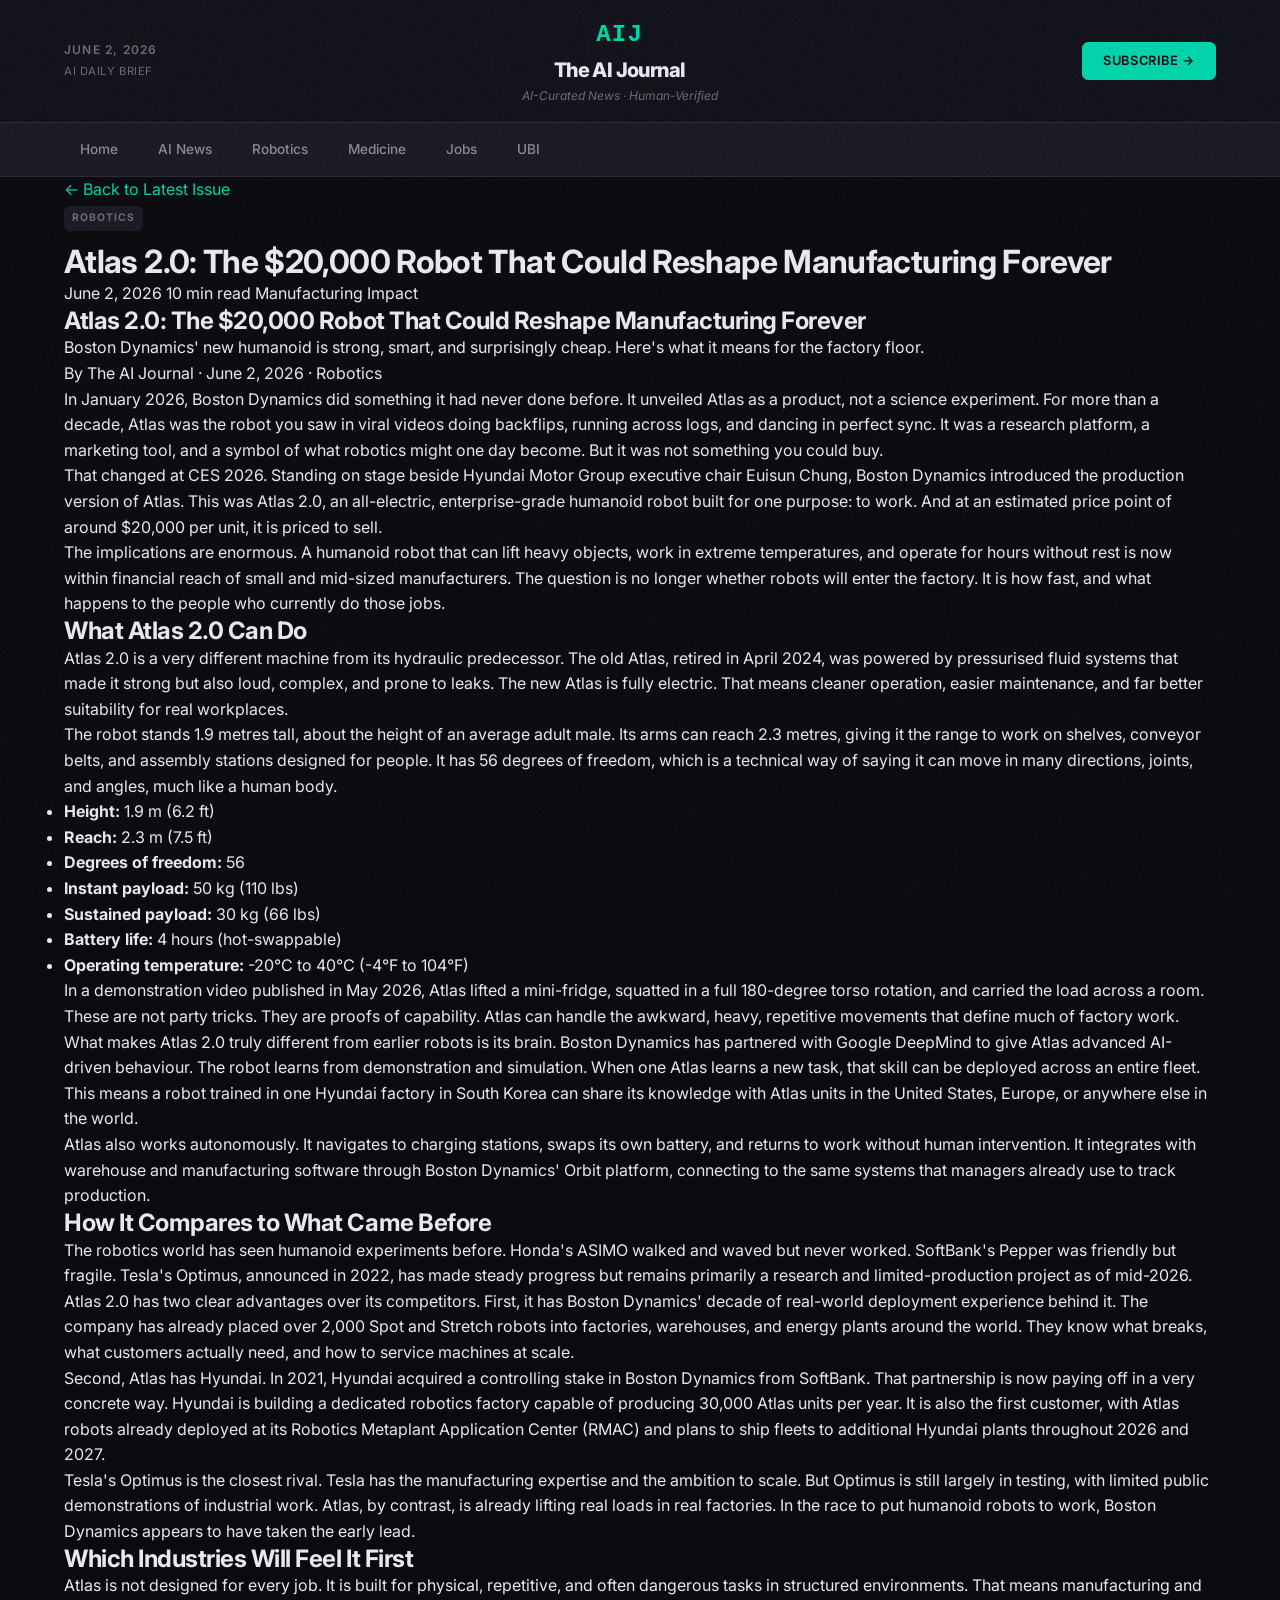
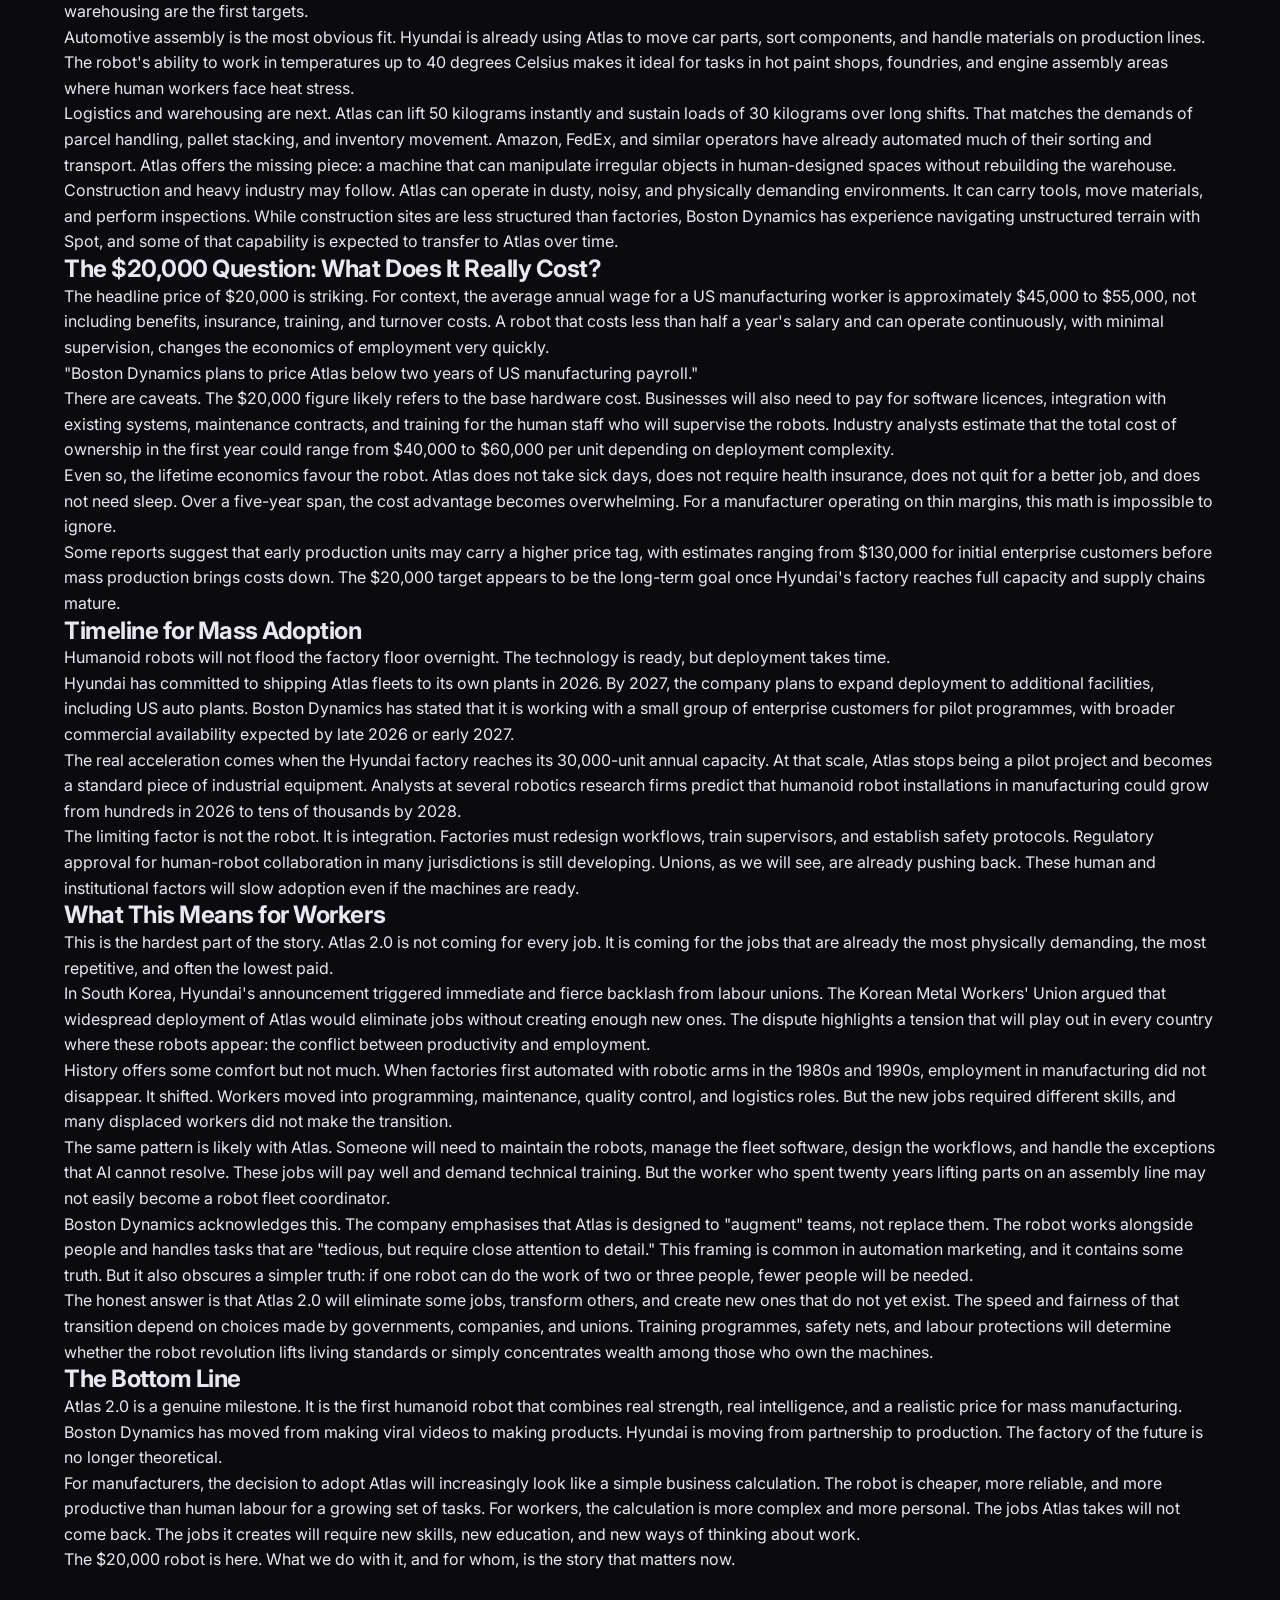
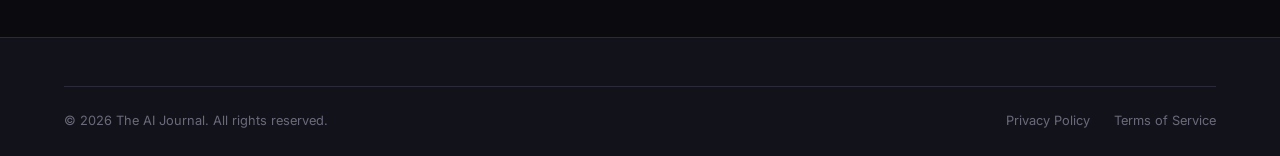
<file: articles/robotics-atlas2-20260602.html>
<!DOCTYPE html>
<html lang="en">
<head>
    <meta charset="UTF-8">
    <meta name="viewport" content="width=device-width, initial-scale=1.0">
    <title>Atlas 2.0: The $20,000 Robot That Could Reshape Manufacturing Forever | The AI Journal</title>
    <link rel="stylesheet" href="../styles.css">
    <link href="https://fonts.googleapis.com/css2?family=Inter:wght@300;400;500;600;700;800&display=swap" rel="stylesheet">
</head>
<body>

    <div class="noise-overlay"></div>

    <header class="masthead">
        <div class="container">
            <div class="masthead-inner">
                <div class="masthead-left">
                    <span class="masthead-date">June 2, 2026</span>
                    <span class="masthead-issue">AI Daily Brief</span>
                </div>
                <div class="masthead-center">
                    <div class="masthead-logo">AIJ</div>
                    <h1 class="masthead-title">The AI Journal</h1>
                    <div class="masthead-tagline">AI-Curated News &middot; Human-Verified</div>
                </div>
                <div class="masthead-right">
                    <a href="../index.html#newsletter" class="btn-subscribe">Subscribe &rarr;</a>
                </div>
            </div>
        </div>
    </header>

    <nav class="site-nav">
        <div class="container">
            <div class="site-nav-inner">
                <a href="../index.html">Home</a>
                <a href="../index.html#ai-news">AI News</a>
                <a href="../index.html#robotics">Robotics</a>
                <a href="../index.html#medicine">Medicine</a>
                <a href="../index.html#jobs">Jobs</a>
                <a href="../index.html#ubi">UBI</a>
            </div>
        </div>
    </nav>

    <div class="article-page container">
        <a href="../index.html" class="back-link">&larr; Back to Latest Issue</a>
        
        <div class="article-header">
            <span class="article-tag">ROBOTICS</span>
            <h1 class="article-title">Atlas 2.0: The $20,000 Robot That Could Reshape Manufacturing Forever</h1>
            <div class="article-meta">
                <span>June 2, 2026</span>
                <span>10 min read</span>
                <span>Manufacturing Impact</span>
            </div>
        </div>
        
        <div class="article-content">
            <article class="article-body">
                <h1>Atlas 2.0: The $20,000 Robot That Could Reshape Manufacturing Forever</h1>
<p class="subtitle">Boston Dynamics' new humanoid is strong, smart, and surprisingly cheap. Here's what it means for the factory floor.</p>
<p class="meta">By The AI Journal &middot; June 2, 2026 &middot; Robotics</p>

<p>In January 2026, Boston Dynamics did something it had never done before. It unveiled Atlas as a product, not a science experiment. For more than a decade, Atlas was the robot you saw in viral videos doing backflips, running across logs, and dancing in perfect sync. It was a research platform, a marketing tool, and a symbol of what robotics might one day become. But it was not something you could buy.</p>

<p>That changed at CES 2026. Standing on stage beside Hyundai Motor Group executive chair Euisun Chung, Boston Dynamics introduced the production version of Atlas. This was Atlas 2.0, an all-electric, enterprise-grade humanoid robot built for one purpose: to work. And at an estimated price point of around $20,000 per unit, it is priced to sell.</p>

<p>The implications are enormous. A humanoid robot that can lift heavy objects, work in extreme temperatures, and operate for hours without rest is now within financial reach of small and mid-sized manufacturers. The question is no longer whether robots will enter the factory. It is how fast, and what happens to the people who currently do those jobs.</p>

<h2>What Atlas 2.0 Can Do</h2>

<p>Atlas 2.0 is a very different machine from its hydraulic predecessor. The old Atlas, retired in April 2024, was powered by pressurised fluid systems that made it strong but also loud, complex, and prone to leaks. The new Atlas is fully electric. That means cleaner operation, easier maintenance, and far better suitability for real workplaces.</p>

<p>The robot stands 1.9 metres tall, about the height of an average adult male. Its arms can reach 2.3 metres, giving it the range to work on shelves, conveyor belts, and assembly stations designed for people. It has 56 degrees of freedom, which is a technical way of saying it can move in many directions, joints, and angles, much like a human body.</p>

<div class="specs">
<ul>
<li><strong>Height:</strong> 1.9 m (6.2 ft)</li>
<li><strong>Reach:</strong> 2.3 m (7.5 ft)</li>
<li><strong>Degrees of freedom:</strong> 56</li>
<li><strong>Instant payload:</strong> 50 kg (110 lbs)</li>
<li><strong>Sustained payload:</strong> 30 kg (66 lbs)</li>
<li><strong>Battery life:</strong> 4 hours (hot-swappable)</li>
<li><strong>Operating temperature:</strong> -20°C to 40°C (-4°F to 104°F)</li>
</ul>
</div>

<p>In a demonstration video published in May 2026, Atlas lifted a mini-fridge, squatted in a full 180-degree torso rotation, and carried the load across a room. These are not party tricks. They are proofs of capability. Atlas can handle the awkward, heavy, repetitive movements that define much of factory work.</p>

<p>What makes Atlas 2.0 truly different from earlier robots is its brain. Boston Dynamics has partnered with Google DeepMind to give Atlas advanced AI-driven behaviour. The robot learns from demonstration and simulation. When one Atlas learns a new task, that skill can be deployed across an entire fleet. This means a robot trained in one Hyundai factory in South Korea can share its knowledge with Atlas units in the United States, Europe, or anywhere else in the world.</p>

<p>Atlas also works autonomously. It navigates to charging stations, swaps its own battery, and returns to work without human intervention. It integrates with warehouse and manufacturing software through Boston Dynamics' Orbit platform, connecting to the same systems that managers already use to track production.</p>

<h2>How It Compares to What Came Before</h2>

<p>The robotics world has seen humanoid experiments before. Honda's ASIMO walked and waved but never worked. SoftBank's Pepper was friendly but fragile. Tesla's Optimus, announced in 2022, has made steady progress but remains primarily a research and limited-production project as of mid-2026.</p>

<p>Atlas 2.0 has two clear advantages over its competitors. First, it has Boston Dynamics' decade of real-world deployment experience behind it. The company has already placed over 2,000 Spot and Stretch robots into factories, warehouses, and energy plants around the world. They know what breaks, what customers actually need, and how to service machines at scale.</p>

<p>Second, Atlas has Hyundai. In 2021, Hyundai acquired a controlling stake in Boston Dynamics from SoftBank. That partnership is now paying off in a very concrete way. Hyundai is building a dedicated robotics factory capable of producing 30,000 Atlas units per year. It is also the first customer, with Atlas robots already deployed at its Robotics Metaplant Application Center (RMAC) and plans to ship fleets to additional Hyundai plants throughout 2026 and 2027.</p>

<p>Tesla's Optimus is the closest rival. Tesla has the manufacturing expertise and the ambition to scale. But Optimus is still largely in testing, with limited public demonstrations of industrial work. Atlas, by contrast, is already lifting real loads in real factories. In the race to put humanoid robots to work, Boston Dynamics appears to have taken the early lead.</p>

<h2>Which Industries Will Feel It First</h2>

<p>Atlas is not designed for every job. It is built for physical, repetitive, and often dangerous tasks in structured environments. That means manufacturing and warehousing are the first targets.</p>

<p>Automotive assembly is the most obvious fit. Hyundai is already using Atlas to move car parts, sort components, and handle materials on production lines. The robot's ability to work in temperatures up to 40 degrees Celsius makes it ideal for tasks in hot paint shops, foundries, and engine assembly areas where human workers face heat stress.</p>

<p>Logistics and warehousing are next. Atlas can lift 50 kilograms instantly and sustain loads of 30 kilograms over long shifts. That matches the demands of parcel handling, pallet stacking, and inventory movement. Amazon, FedEx, and similar operators have already automated much of their sorting and transport. Atlas offers the missing piece: a machine that can manipulate irregular objects in human-designed spaces without rebuilding the warehouse.</p>

<p>Construction and heavy industry may follow. Atlas can operate in dusty, noisy, and physically demanding environments. It can carry tools, move materials, and perform inspections. While construction sites are less structured than factories, Boston Dynamics has experience navigating unstructured terrain with Spot, and some of that capability is expected to transfer to Atlas over time.</p>

<h2>The $20,000 Question: What Does It Really Cost?</h2>

<p>The headline price of $20,000 is striking. For context, the average annual wage for a US manufacturing worker is approximately $45,000 to $55,000, not including benefits, insurance, training, and turnover costs. A robot that costs less than half a year's salary and can operate continuously, with minimal supervision, changes the economics of employment very quickly.</p>

<div class="pullquote">"Boston Dynamics plans to price Atlas below two years of US manufacturing payroll."</div>

<p>There are caveats. The $20,000 figure likely refers to the base hardware cost. Businesses will also need to pay for software licences, integration with existing systems, maintenance contracts, and training for the human staff who will supervise the robots. Industry analysts estimate that the total cost of ownership in the first year could range from $40,000 to $60,000 per unit depending on deployment complexity.</p>

<p>Even so, the lifetime economics favour the robot. Atlas does not take sick days, does not require health insurance, does not quit for a better job, and does not need sleep. Over a five-year span, the cost advantage becomes overwhelming. For a manufacturer operating on thin margins, this math is impossible to ignore.</p>

<p>Some reports suggest that early production units may carry a higher price tag, with estimates ranging from $130,000 for initial enterprise customers before mass production brings costs down. The $20,000 target appears to be the long-term goal once Hyundai's factory reaches full capacity and supply chains mature.</p>

<h2>Timeline for Mass Adoption</h2>

<p>Humanoid robots will not flood the factory floor overnight. The technology is ready, but deployment takes time.</p>

<p>Hyundai has committed to shipping Atlas fleets to its own plants in 2026. By 2027, the company plans to expand deployment to additional facilities, including US auto plants. Boston Dynamics has stated that it is working with a small group of enterprise customers for pilot programmes, with broader commercial availability expected by late 2026 or early 2027.</p>

<p>The real acceleration comes when the Hyundai factory reaches its 30,000-unit annual capacity. At that scale, Atlas stops being a pilot project and becomes a standard piece of industrial equipment. Analysts at several robotics research firms predict that humanoid robot installations in manufacturing could grow from hundreds in 2026 to tens of thousands by 2028.</p>

<p>The limiting factor is not the robot. It is integration. Factories must redesign workflows, train supervisors, and establish safety protocols. Regulatory approval for human-robot collaboration in many jurisdictions is still developing. Unions, as we will see, are already pushing back. These human and institutional factors will slow adoption even if the machines are ready.</p>

<h2>What This Means for Workers</h2>

<p>This is the hardest part of the story. Atlas 2.0 is not coming for every job. It is coming for the jobs that are already the most physically demanding, the most repetitive, and often the lowest paid.</p>

<p>In South Korea, Hyundai's announcement triggered immediate and fierce backlash from labour unions. The Korean Metal Workers' Union argued that widespread deployment of Atlas would eliminate jobs without creating enough new ones. The dispute highlights a tension that will play out in every country where these robots appear: the conflict between productivity and employment.</p>

<p>History offers some comfort but not much. When factories first automated with robotic arms in the 1980s and 1990s, employment in manufacturing did not disappear. It shifted. Workers moved into programming, maintenance, quality control, and logistics roles. But the new jobs required different skills, and many displaced workers did not make the transition.</p>

<p>The same pattern is likely with Atlas. Someone will need to maintain the robots, manage the fleet software, design the workflows, and handle the exceptions that AI cannot resolve. These jobs will pay well and demand technical training. But the worker who spent twenty years lifting parts on an assembly line may not easily become a robot fleet coordinator.</p>

<p>Boston Dynamics acknowledges this. The company emphasises that Atlas is designed to "augment" teams, not replace them. The robot works alongside people and handles tasks that are "tedious, but require close attention to detail." This framing is common in automation marketing, and it contains some truth. But it also obscures a simpler truth: if one robot can do the work of two or three people, fewer people will be needed.</p>

<p>The honest answer is that Atlas 2.0 will eliminate some jobs, transform others, and create new ones that do not yet exist. The speed and fairness of that transition depend on choices made by governments, companies, and unions. Training programmes, safety nets, and labour protections will determine whether the robot revolution lifts living standards or simply concentrates wealth among those who own the machines.</p>

<h2>The Bottom Line</h2>

<p>Atlas 2.0 is a genuine milestone. It is the first humanoid robot that combines real strength, real intelligence, and a realistic price for mass manufacturing. Boston Dynamics has moved from making viral videos to making products. Hyundai is moving from partnership to production. The factory of the future is no longer theoretical.</p>

<p>For manufacturers, the decision to adopt Atlas will increasingly look like a simple business calculation. The robot is cheaper, more reliable, and more productive than human labour for a growing set of tasks. For workers, the calculation is more complex and more personal. The jobs Atlas takes will not come back. The jobs it creates will require new skills, new education, and new ways of thinking about work.</p>

<p>The $20,000 robot is here. What we do with it, and for whom, is the story that matters now.</p>
            </article>
        </div>
    </div>

    <footer class="site-footer">
        <div class="container">
            <div class="footer-bottom">
                <p class="copyright">&copy; 2026 The AI Journal. All rights reserved.</p>
                <div class="footer-legal">
                    <a href="../privacy.html">Privacy Policy</a>
                    <a href="../terms.html">Terms of Service</a>
                </div>
            </div>
        </div>
    </footer>

</body>
</html>
</file>
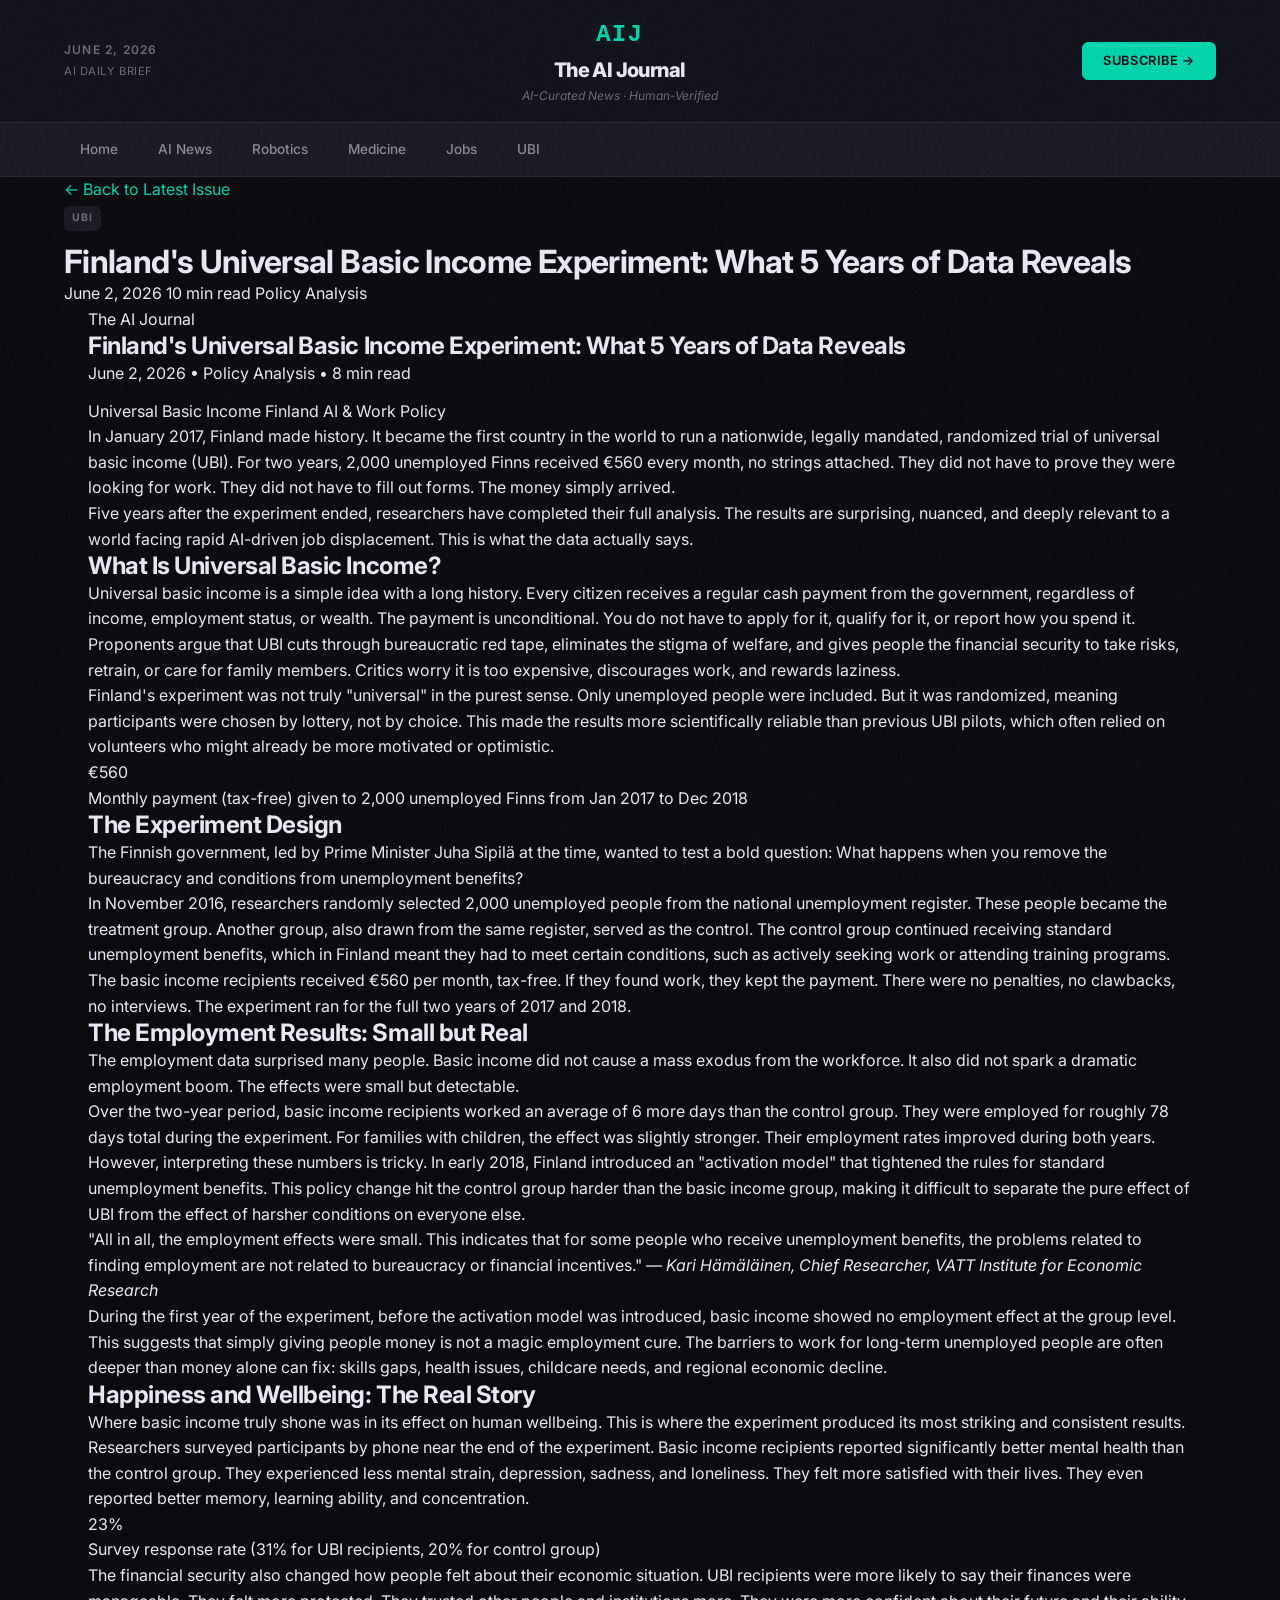
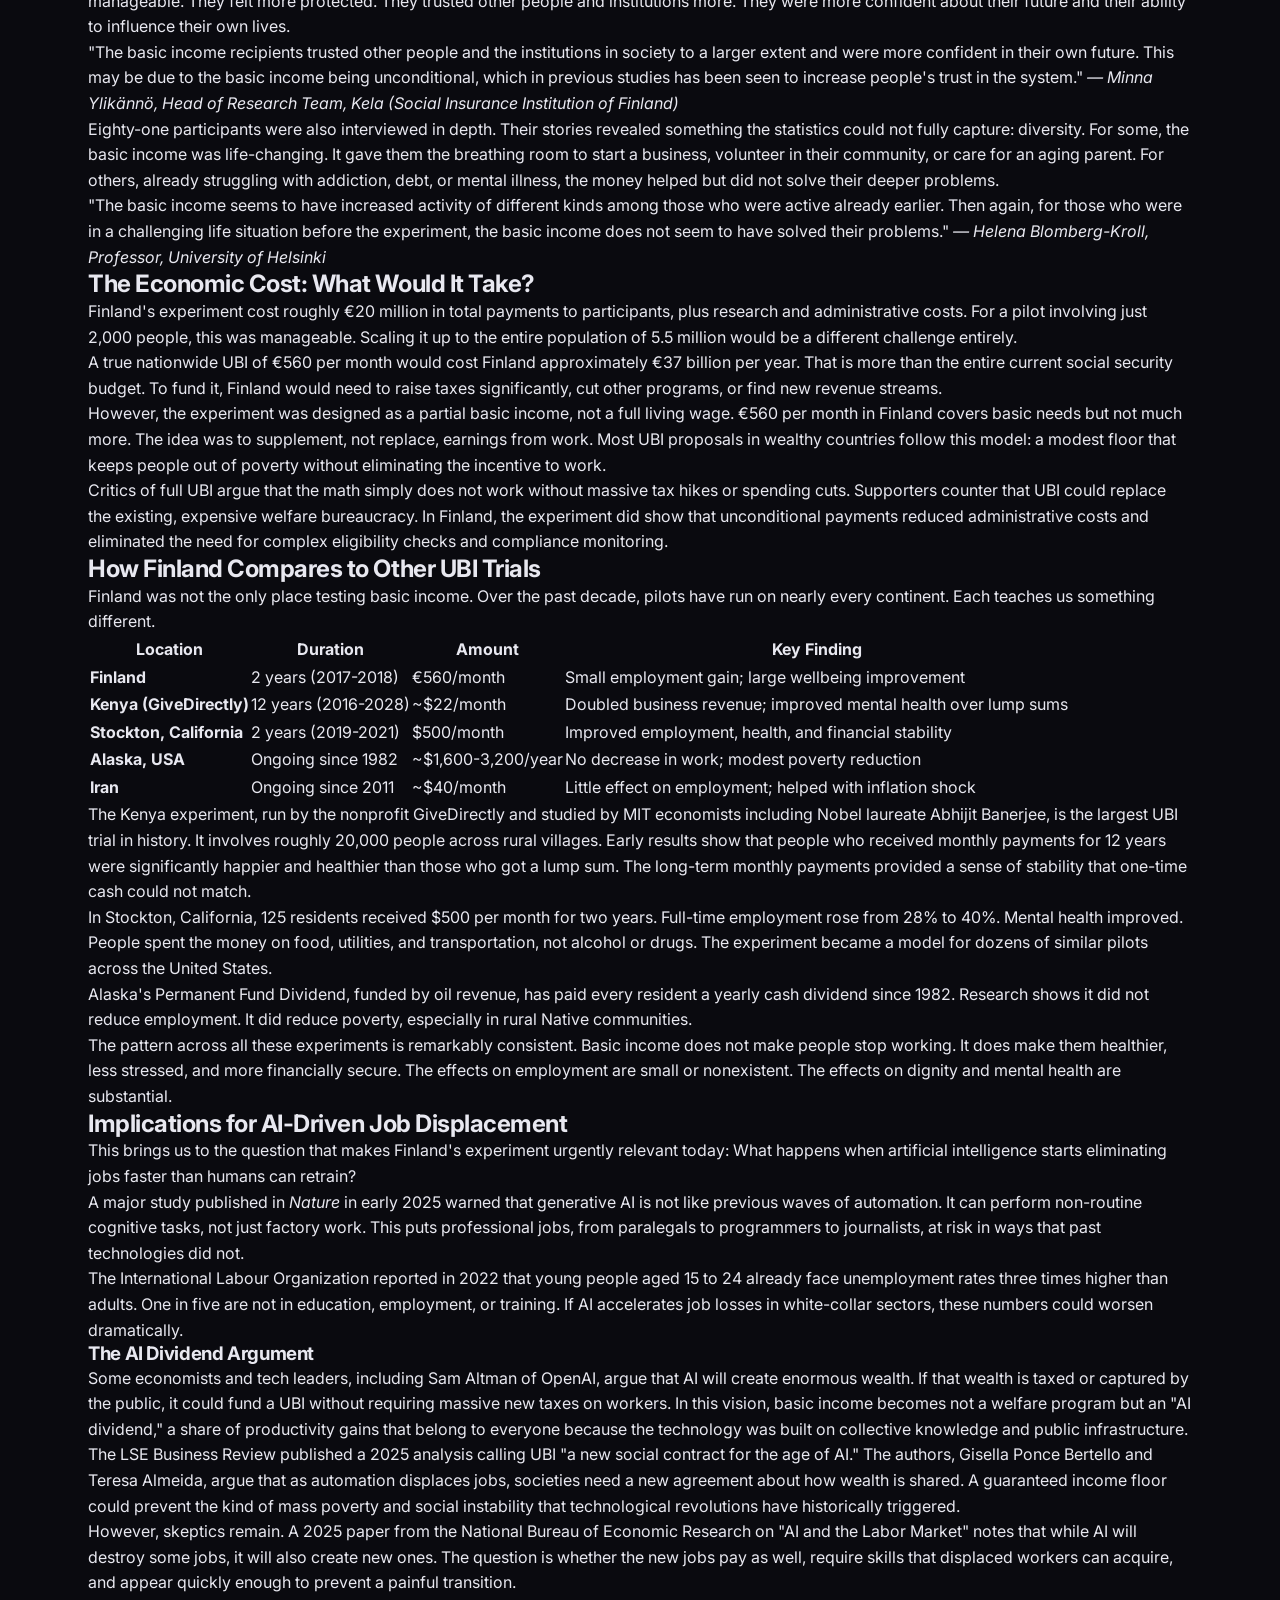
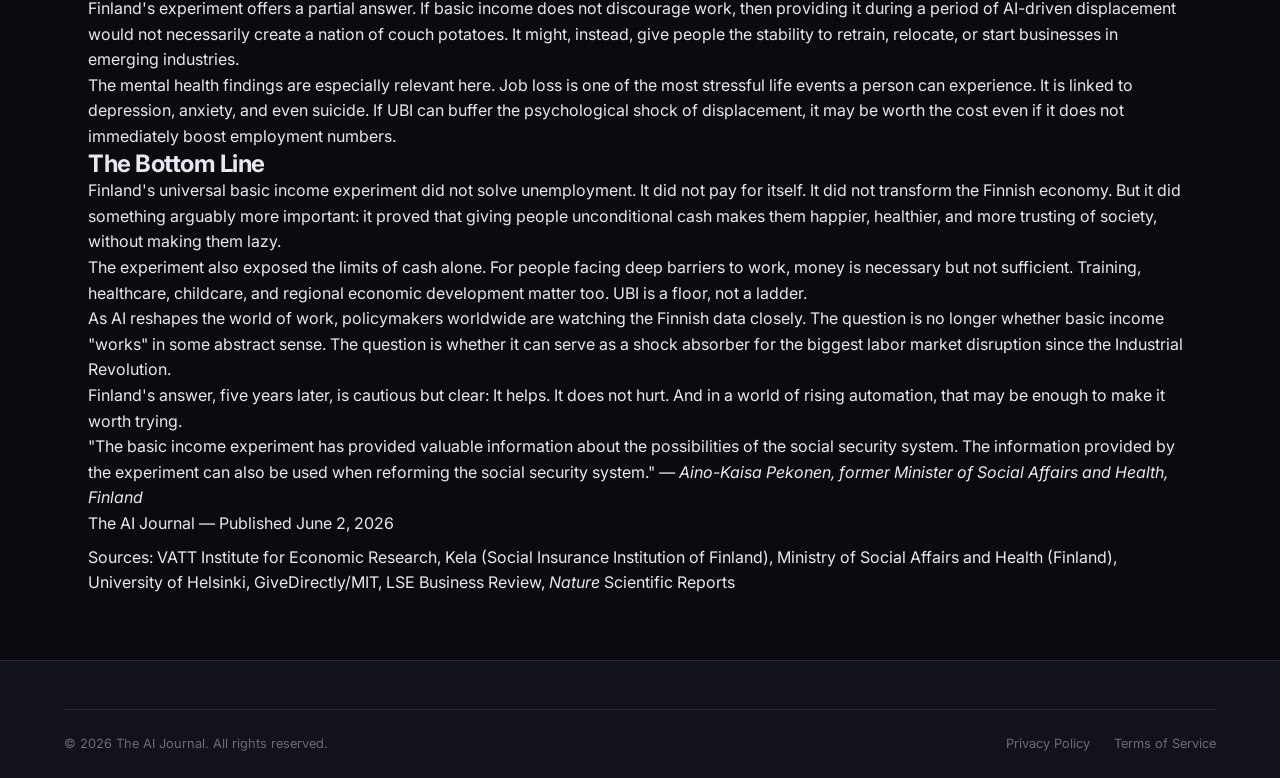
<file: articles/ubi-finland-results-20260602.html>
<!DOCTYPE html>
<html lang="en">
<head>
    <meta charset="UTF-8">
    <meta name="viewport" content="width=device-width, initial-scale=1.0">
    <title>Finland's Universal Basic Income Experiment: What 5 Years of Data Reveals | The AI Journal</title>
    <link rel="stylesheet" href="../styles.css">
    <link href="https://fonts.googleapis.com/css2?family=Inter:wght@300;400;500;600;700;800&display=swap" rel="stylesheet">
</head>
<body>

    <div class="noise-overlay"></div>

    <header class="masthead">
        <div class="container">
            <div class="masthead-inner">
                <div class="masthead-left">
                    <span class="masthead-date">June 2, 2026</span>
                    <span class="masthead-issue">AI Daily Brief</span>
                </div>
                <div class="masthead-center">
                    <div class="masthead-logo">AIJ</div>
                    <h1 class="masthead-title">The AI Journal</h1>
                    <div class="masthead-tagline">AI-Curated News &middot; Human-Verified</div>
                </div>
                <div class="masthead-right">
                    <a href="../index.html#newsletter" class="btn-subscribe">Subscribe &rarr;</a>
                </div>
            </div>
        </div>
    </header>

    <nav class="site-nav">
        <div class="container">
            <div class="site-nav-inner">
                <a href="../index.html">Home</a>
                <a href="../index.html#ai-news">AI News</a>
                <a href="../index.html#robotics">Robotics</a>
                <a href="../index.html#medicine">Medicine</a>
                <a href="../index.html#jobs">Jobs</a>
                <a href="../index.html#ubi">UBI</a>
            </div>
        </div>
    </nav>

    <div class="article-page container">
        <a href="../index.html" class="back-link">&larr; Back to Latest Issue</a>
        
        <div class="article-header">
            <span class="article-tag">UBI</span>
            <h1 class="article-title">Finland's Universal Basic Income Experiment: What 5 Years of Data Reveals</h1>
            <div class="article-meta">
                <span>June 2, 2026</span>
                <span>10 min read</span>
                <span>Policy Analysis</span>
            </div>
        </div>
        
        <div class="article-content">
            <article class="article-body">
                <div class="container">
        <header>
            <div class="logo">The AI Journal</div>
            <h1>Finland's Universal Basic Income Experiment: What 5 Years of Data Reveals</h1>
            <div class="meta">
                <span>June 2, 2026</span>
                <span>&bull;</span>
                <span>Policy Analysis</span>
                <span>&bull;</span>
                <span>8 min read</span>
            </div>
            <div style="margin-top:12px;">
                <span class="tag">Universal Basic Income</span>
                <span class="tag">Finland</span>
                <span class="tag">AI & Work</span>
                <span class="tag">Policy</span>
            </div>
        </header>

        <p class="lead">
            In January 2017, Finland made history. It became the first country in the world to run a nationwide, legally mandated, randomized trial of universal basic income (UBI). For two years, 2,000 unemployed Finns received €560 every month, no strings attached. They did not have to prove they were looking for work. They did not have to fill out forms. The money simply arrived.
        </p>

        <p>
            Five years after the experiment ended, researchers have completed their full analysis. The results are surprising, nuanced, and deeply relevant to a world facing rapid AI-driven job displacement. This is what the data actually says.
        </p>

        <h2>What Is Universal Basic Income?</h2>

        <p>
            Universal basic income is a simple idea with a long history. Every citizen receives a regular cash payment from the government, regardless of income, employment status, or wealth. The payment is unconditional. You do not have to apply for it, qualify for it, or report how you spend it.
        </p>

        <p>
            Proponents argue that UBI cuts through bureaucratic red tape, eliminates the stigma of welfare, and gives people the financial security to take risks, retrain, or care for family members. Critics worry it is too expensive, discourages work, and rewards laziness.
        </p>

        <p>
            Finland's experiment was not truly "universal" in the purest sense. Only unemployed people were included. But it was randomized, meaning participants were chosen by lottery, not by choice. This made the results more scientifically reliable than previous UBI pilots, which often relied on volunteers who might already be more motivated or optimistic.
        </p>

        <div class="stat-box">
            <div class="number">€560</div>
            <div class="label">Monthly payment (tax-free) given to 2,000 unemployed Finns from Jan 2017 to Dec 2018</div>
        </div>

        <h2>The Experiment Design</h2>

        <p>
            The Finnish government, led by Prime Minister Juha Sipilä at the time, wanted to test a bold question: What happens when you remove the bureaucracy and conditions from unemployment benefits?
        </p>

        <p>
            In November 2016, researchers randomly selected 2,000 unemployed people from the national unemployment register. These people became the treatment group. Another group, also drawn from the same register, served as the control. The control group continued receiving standard unemployment benefits, which in Finland meant they had to meet certain conditions, such as actively seeking work or attending training programs.
        </p>

        <p>
            The basic income recipients received €560 per month, tax-free. If they found work, they kept the payment. There were no penalties, no clawbacks, no interviews. The experiment ran for the full two years of 2017 and 2018.
        </p>

        <h2>The Employment Results: Small but Real</h2>

        <p>
            The employment data surprised many people. Basic income did not cause a mass exodus from the workforce. It also did not spark a dramatic employment boom. The effects were small but detectable.
        </p>

        <p>
            Over the two-year period, basic income recipients worked an average of 6 more days than the control group. They were employed for roughly 78 days total during the experiment. For families with children, the effect was slightly stronger. Their employment rates improved during both years.
        </p>

        <p>
            However, interpreting these numbers is tricky. In early 2018, Finland introduced an "activation model" that tightened the rules for standard unemployment benefits. This policy change hit the control group harder than the basic income group, making it difficult to separate the pure effect of UBI from the effect of harsher conditions on everyone else.
        </p>

        <blockquote>
            "All in all, the employment effects were small. This indicates that for some people who receive unemployment benefits, the problems related to finding employment are not related to bureaucracy or financial incentives."
            <cite>— Kari Hämäläinen, Chief Researcher, VATT Institute for Economic Research</cite>
        </blockquote>

        <p>
            During the first year of the experiment, before the activation model was introduced, basic income showed no employment effect at the group level. This suggests that simply giving people money is not a magic employment cure. The barriers to work for long-term unemployed people are often deeper than money alone can fix: skills gaps, health issues, childcare needs, and regional economic decline.
        </p>

        <h2>Happiness and Wellbeing: The Real Story</h2>

        <p>
            Where basic income truly shone was in its effect on human wellbeing. This is where the experiment produced its most striking and consistent results.
        </p>

        <p>
            Researchers surveyed participants by phone near the end of the experiment. Basic income recipients reported significantly better mental health than the control group. They experienced less mental strain, depression, sadness, and loneliness. They felt more satisfied with their lives. They even reported better memory, learning ability, and concentration.
        </p>

        <div class="stat-box">
            <div class="number">23%</div>
            <div class="label">Survey response rate (31% for UBI recipients, 20% for control group)</div>
        </div>

        <p>
            The financial security also changed how people felt about their economic situation. UBI recipients were more likely to say their finances were manageable. They felt more protected. They trusted other people and institutions more. They were more confident about their future and their ability to influence their own lives.
        </p>

        <blockquote>
            "The basic income recipients trusted other people and the institutions in society to a larger extent and were more confident in their own future. This may be due to the basic income being unconditional, which in previous studies has been seen to increase people's trust in the system."
            <cite>— Minna Ylikännö, Head of Research Team, Kela (Social Insurance Institution of Finland)</cite>
        </blockquote>

        <p>
            Eighty-one participants were also interviewed in depth. Their stories revealed something the statistics could not fully capture: diversity. For some, the basic income was life-changing. It gave them the breathing room to start a business, volunteer in their community, or care for an aging parent. For others, already struggling with addiction, debt, or mental illness, the money helped but did not solve their deeper problems.
        </p>

        <blockquote>
            "The basic income seems to have increased activity of different kinds among those who were active already earlier. Then again, for those who were in a challenging life situation before the experiment, the basic income does not seem to have solved their problems."
            <cite>— Helena Blomberg-Kroll, Professor, University of Helsinki</cite>
        </blockquote>

        <h2>The Economic Cost: What Would It Take?</h2>

        <p>
            Finland's experiment cost roughly €20 million in total payments to participants, plus research and administrative costs. For a pilot involving just 2,000 people, this was manageable. Scaling it up to the entire population of 5.5 million would be a different challenge entirely.
        </p>

        <p>
            A true nationwide UBI of €560 per month would cost Finland approximately €37 billion per year. That is more than the entire current social security budget. To fund it, Finland would need to raise taxes significantly, cut other programs, or find new revenue streams.
        </p>

        <p>
            However, the experiment was designed as a partial basic income, not a full living wage. €560 per month in Finland covers basic needs but not much more. The idea was to supplement, not replace, earnings from work. Most UBI proposals in wealthy countries follow this model: a modest floor that keeps people out of poverty without eliminating the incentive to work.
        </p>

        <p>
            Critics of full UBI argue that the math simply does not work without massive tax hikes or spending cuts. Supporters counter that UBI could replace the existing, expensive welfare bureaucracy. In Finland, the experiment did show that unconditional payments reduced administrative costs and eliminated the need for complex eligibility checks and compliance monitoring.
        </p>

        <h2>How Finland Compares to Other UBI Trials</h2>

        <p>
            Finland was not the only place testing basic income. Over the past decade, pilots have run on nearly every continent. Each teaches us something different.
        </p>

        <table class="comparison-table">
            <thead>
                <tr>
                    <th>Location</th>
                    <th>Duration</th>
                    <th>Amount</th>
                    <th>Key Finding</th>
                </tr>
            </thead>
            <tbody>
                <tr>
                    <td><strong>Finland</strong></td>
                    <td>2 years (2017-2018)</td>
                    <td>€560/month</td>
                    <td>Small employment gain; large wellbeing improvement</td>
                </tr>
                <tr>
                    <td><strong>Kenya (GiveDirectly)</strong></td>
                    <td>12 years (2016-2028)</td>
                    <td>~$22/month</td>
                    <td>Doubled business revenue; improved mental health over lump sums</td>
                </tr>
                <tr>
                    <td><strong>Stockton, California</strong></td>
                    <td>2 years (2019-2021)</td>
                    <td>$500/month</td>
                    <td>Improved employment, health, and financial stability</td>
                </tr>
                <tr>
                    <td><strong>Alaska, USA</strong></td>
                    <td>Ongoing since 1982</td>
                    <td>~$1,600-3,200/year</td>
                    <td>No decrease in work; modest poverty reduction</td>
                </tr>
                <tr>
                    <td><strong>Iran</strong></td>
                    <td>Ongoing since 2011</td>
                    <td>~$40/month</td>
                    <td>Little effect on employment; helped with inflation shock</td>
                </tr>
            </tbody>
        </table>

        <p>
            The Kenya experiment, run by the nonprofit GiveDirectly and studied by MIT economists including Nobel laureate Abhijit Banerjee, is the largest UBI trial in history. It involves roughly 20,000 people across rural villages. Early results show that people who received monthly payments for 12 years were significantly happier and healthier than those who got a lump sum. The long-term monthly payments provided a sense of stability that one-time cash could not match.
        </p>

        <p>
            In Stockton, California, 125 residents received $500 per month for two years. Full-time employment rose from 28% to 40%. Mental health improved. People spent the money on food, utilities, and transportation, not alcohol or drugs. The experiment became a model for dozens of similar pilots across the United States.
        </p>

        <p>
            Alaska's Permanent Fund Dividend, funded by oil revenue, has paid every resident a yearly cash dividend since 1982. Research shows it did not reduce employment. It did reduce poverty, especially in rural Native communities.
        </p>

        <p>
            The pattern across all these experiments is remarkably consistent. Basic income does not make people stop working. It does make them healthier, less stressed, and more financially secure. The effects on employment are small or nonexistent. The effects on dignity and mental health are substantial.
        </p>

        <h2>Implications for AI-Driven Job Displacement</h2>

        <p>
            This brings us to the question that makes Finland's experiment urgently relevant today: What happens when artificial intelligence starts eliminating jobs faster than humans can retrain?
        </p>

        <p>
            A major study published in <em>Nature</em> in early 2025 warned that generative AI is not like previous waves of automation. It can perform non-routine cognitive tasks, not just factory work. This puts professional jobs, from paralegals to programmers to journalists, at risk in ways that past technologies did not.
        </p>

        <p>
            The International Labour Organization reported in 2022 that young people aged 15 to 24 already face unemployment rates three times higher than adults. One in five are not in education, employment, or training. If AI accelerates job losses in white-collar sectors, these numbers could worsen dramatically.
        </p>

        <div class="highlight-box">
            <h3>The AI Dividend Argument</h3>
            <p>
                Some economists and tech leaders, including Sam Altman of OpenAI, argue that AI will create enormous wealth. If that wealth is taxed or captured by the public, it could fund a UBI without requiring massive new taxes on workers. In this vision, basic income becomes not a welfare program but an "AI dividend," a share of productivity gains that belong to everyone because the technology was built on collective knowledge and public infrastructure.
            </p>
        </div>

        <p>
            The LSE Business Review published a 2025 analysis calling UBI "a new social contract for the age of AI." The authors, Gisella Ponce Bertello and Teresa Almeida, argue that as automation displaces jobs, societies need a new agreement about how wealth is shared. A guaranteed income floor could prevent the kind of mass poverty and social instability that technological revolutions have historically triggered.
        </p>

        <p>
            However, skeptics remain. A 2025 paper from the National Bureau of Economic Research on "AI and the Labor Market" notes that while AI will destroy some jobs, it will also create new ones. The question is whether the new jobs pay as well, require skills that displaced workers can acquire, and appear quickly enough to prevent a painful transition.
        </p>

        <p>
            Finland's experiment offers a partial answer. If basic income does not discourage work, then providing it during a period of AI-driven displacement would not necessarily create a nation of couch potatoes. It might, instead, give people the stability to retrain, relocate, or start businesses in emerging industries.
        </p>

        <p>
            The mental health findings are especially relevant here. Job loss is one of the most stressful life events a person can experience. It is linked to depression, anxiety, and even suicide. If UBI can buffer the psychological shock of displacement, it may be worth the cost even if it does not immediately boost employment numbers.
        </p>

        <h2>The Bottom Line</h2>

        <p>
            Finland's universal basic income experiment did not solve unemployment. It did not pay for itself. It did not transform the Finnish economy. But it did something arguably more important: it proved that giving people unconditional cash makes them happier, healthier, and more trusting of society, without making them lazy.
        </p>

        <p>
            The experiment also exposed the limits of cash alone. For people facing deep barriers to work, money is necessary but not sufficient. Training, healthcare, childcare, and regional economic development matter too. UBI is a floor, not a ladder.
        </p>

        <p>
            As AI reshapes the world of work, policymakers worldwide are watching the Finnish data closely. The question is no longer whether basic income "works" in some abstract sense. The question is whether it can serve as a shock absorber for the biggest labor market disruption since the Industrial Revolution.
        </p>

        <p>
            Finland's answer, five years later, is cautious but clear: It helps. It does not hurt. And in a world of rising automation, that may be enough to make it worth trying.
        </p>

        <blockquote>
            "The basic income experiment has provided valuable information about the possibilities of the social security system. The information provided by the experiment can also be used when reforming the social security system."
            <cite>— Aino-Kaisa Pekonen, former Minister of Social Affairs and Health, Finland</cite>
        </blockquote>

        <footer>
            <p>The AI Journal &mdash; Published June 2, 2026</p>
            <p style="margin-top:8px;">Sources: VATT Institute for Economic Research, Kela (Social Insurance Institution of Finland), Ministry of Social Affairs and Health (Finland), University of Helsinki, GiveDirectly/MIT, LSE Business Review, <em>Nature</em> Scientific Reports</p>
        </footer>
    </div>
            </article>
        </div>
    </div>

    <footer class="site-footer">
        <div class="container">
            <div class="footer-bottom">
                <p class="copyright">&copy; 2026 The AI Journal. All rights reserved.</p>
                <div class="footer-legal">
                    <a href="../privacy.html">Privacy Policy</a>
                    <a href="../terms.html">Terms of Service</a>
                </div>
            </div>
        </div>
    </footer>

</body>
</html>
</file>
<file: styles.css>
/* Reset and Base */
*, *::before, *::after {
    box-sizing: border-box;
    margin: 0;
    padding: 0;
}

:root {
    --color-bg: #0a0a0f;
    --color-surface: #12121a;
    --color-surface-raised: #1a1a25;
    --color-border: #2a2a3a;
    --color-border-subtle: #1e1e2e;
    
    --color-text: #e8e8f0;
    --color-text-secondary: #8a8a9a;
    --color-text-muted: #6a6a7a;
    
    --color-accent: #00d4aa;
    --color-accent-light: #00f0c0;
    --color-accent-dark: #00a880;
    --color-accent-glow: rgba(0, 212, 170, 0.15);
    
    --color-danger: #ff4757;
    --color-warning: #ffa502;
    --color-info: #3498db;
    
    --font-body: 'Inter', -apple-system, BlinkMacSystemFont, 'Segoe UI', sans-serif;
    --font-mono: 'SF Mono', 'Fira Code', 'JetBrains Mono', monospace;
    
    --container-width: 1200px;
    --container-padding: 1.5rem;
    
    --radius-sm: 6px;
    --radius-md: 12px;
    --radius-lg: 16px;
    
    --shadow-sm: 0 2px 8px rgba(0, 0, 0, 0.3);
    --shadow-md: 0 4px 16px rgba(0, 0, 0, 0.4);
    --shadow-lg: 0 8px 32px rgba(0, 0, 0, 0.5);
    --shadow-glow: 0 0 20px var(--color-accent-glow);
}

html {
    scroll-behavior: smooth;
}

body {
    font-family: var(--font-body);
    background: var(--color-bg);
    color: var(--color-text);
    line-height: 1.6;
    font-size: 16px;
    -webkit-font-smoothing: antialiased;
}

.container {
    max-width: var(--container-width);
    margin: 0 auto;
    padding: 0 var(--container-padding);
}

/* Noise Texture */
.noise-overlay {
    position: fixed;
    top: 0;
    left: 0;
    width: 100%;
    height: 100%;
    pointer-events: none;
    opacity: 0.03;
    z-index: 1000;
    background-image: url("data:image/svg+xml,%3Csvg viewBox='0 0 256 256' xmlns='http://www.w3.org/2000/svg'%3E%3Cfilter id='noiseFilter'%3E%3CfeTurbulence type='fractalNoise' baseFrequency='0.9' numOctaves='4' stitchTiles='stitch'/%3E%3C/filter%3E%3Crect width='100%25' height='100%25' filter='url(%23noiseFilter)'/%3E%3C/svg%3E");
}

/* Typography */
h1, h2, h3, h4, h5, h6 {
    font-weight: 700;
    line-height: 1.2;
    letter-spacing: -0.02em;
}

a {
    color: var(--color-accent);
    text-decoration: none;
    transition: color 0.2s ease;
}

a:hover {
    color: var(--color-accent-light);
}

/* Masthead */
.masthead {
    background: var(--color-surface);
    border-bottom: 1px solid var(--color-border);
    padding: 1rem 0;
}

.masthead-inner {
    display: flex;
    align-items: center;
    justify-content: space-between;
    flex-wrap: wrap;
    gap: 1rem;
}

.masthead-left {
    display: flex;
    flex-direction: column;
    gap: 0.25rem;
}

.masthead-date {
    font-size: 0.75rem;
    text-transform: uppercase;
    letter-spacing: 0.1em;
    color: var(--color-text-muted);
    font-weight: 600;
}

.masthead-issue {
    font-size: 0.7rem;
    color: var(--color-text-muted);
    text-transform: uppercase;
    letter-spacing: 0.05em;
}

.masthead-center {
    text-align: center;
    flex: 1;
}

.masthead-logo {
    font-family: var(--font-mono);
    font-size: 1.5rem;
    font-weight: 800;
    color: var(--color-accent);
    letter-spacing: 0.05em;
    margin-bottom: 0.25rem;
    text-shadow: 0 0 10px var(--color-accent-glow);
}

.masthead-title {
    font-size: 1.25rem;
    font-weight: 800;
    letter-spacing: -0.03em;
    color: var(--color-text);
    margin-bottom: 0.25rem;
}

.masthead-tagline {
    font-size: 0.75rem;
    color: var(--color-text-muted);
    font-style: italic;
}

.masthead-right {
    display: flex;
    align-items: center;
}

/* Buttons */
.btn-subscribe {
    display: inline-block;
    padding: 0.5rem 1.25rem;
    background: var(--color-accent);
    color: var(--color-bg);
    font-weight: 600;
    font-size: 0.8rem;
    border-radius: var(--radius-sm);
    transition: all 0.2s ease;
    text-transform: uppercase;
    letter-spacing: 0.05em;
    border: 1px solid var(--color-accent);
}

.btn-subscribe:hover {
    background: var(--color-accent-light);
    color: var(--color-bg);
    box-shadow: var(--shadow-glow);
}

.btn-hero {
    display: inline-block;
    padding: 0.75rem 1.5rem;
    background: var(--color-accent);
    color: var(--color-bg);
    font-weight: 700;
    font-size: 0.9rem;
    border-radius: var(--radius-sm);
    transition: all 0.2s ease;
    margin-top: 1rem;
}

.btn-hero:hover {
    background: var(--color-accent-light);
    color: var(--color-bg);
    box-shadow: var(--shadow-glow);
}

/* Site Navigation */
.site-nav {
    background: var(--color-surface-raised);
    border-bottom: 1px solid var(--color-border);
    padding: 0;
    position: sticky;
    top: 0;
    z-index: 100;
}

.site-nav-inner {
    display: flex;
    align-items: center;
    gap: 0.5rem;
    overflow-x: auto;
    padding: 0.5rem 0;
    -ms-overflow-style: none;
    scrollbar-width: none;
}

.site-nav-inner::-webkit-scrollbar {
    display: none;
}

.site-nav-inner a {
    padding: 0.5rem 1rem;
    color: var(--color-text-secondary);
    font-size: 0.85rem;
    font-weight: 500;
    white-space: nowrap;
    border-radius: var(--radius-sm);
    transition: all 0.2s ease;
}

.site-nav-inner a:hover {
    color: var(--color-accent);
    background: var(--color-accent-glow);
}

/* Main Content */
.main-content {
    padding: 2rem 0;
}

/* Hero Section */
.hero {
    margin-bottom: 3rem;
}

.hero-grid {
    display: grid;
    grid-template-columns: 2fr 1fr;
    gap: 1.5rem;
}

.hero-card {
    background: var(--color-surface);
    border: 1px solid var(--color-border);
    border-radius: var(--radius-lg);
    padding: 2rem;
    transition: all 0.3s ease;
}

.hero-card:hover {
    border-color: var(--color-accent);
    box-shadow: var(--shadow-glow);
}

.hero-tag {
    display: inline-block;
    padding: 0.35rem 0.75rem;
    background: var(--color-accent-glow);
    color: var(--color-accent);
    font-size: 0.7rem;
    font-weight: 700;
    text-transform: uppercase;
    letter-spacing: 0.1em;
    border-radius: var(--radius-sm);
    margin-bottom: 1rem;
}

.hero-title {
    font-size: 1.75rem;
    font-weight: 800;
    margin-bottom: 1rem;
    line-height: 1.2;
    color: var(--color-text);
}

.hero-excerpt {
    font-size: 1rem;
    color: var(--color-text-secondary);
    margin-bottom: 1.5rem;
    line-height: 1.6;
}

.hero-meta {
    display: flex;
    gap: 1rem;
    margin-bottom: 1rem;
    font-size: 0.8rem;
    color: var(--color-text-muted);
}

.hero-meta span {
    display: flex;
    align-items: center;
    gap: 0.35rem;
}

.hero-side {
    display: flex;
    flex-direction: column;
    gap: 1rem;
}

.side-card {
    background: var(--color-surface);
    border: 1px solid var(--color-border);
    border-radius: var(--radius-md);
    padding: 1.5rem;
    transition: all 0.3s ease;
    flex: 1;
}

.side-card:hover {
    border-color: var(--color-accent);
    transform: translateY(-2px);
    box-shadow: var(--shadow-md);
}

.side-tag {
    display: inline-block;
    padding: 0.25rem 0.5rem;
    background: var(--color-surface-raised);
    color: var(--color-text-muted);
    font-size: 0.65rem;
    font-weight: 700;
    text-transform: uppercase;
    letter-spacing: 0.1em;
    border-radius: var(--radius-sm);
    margin-bottom: 0.75rem;
}

.side-title {
    font-size: 1.1rem;
    font-weight: 700;
    margin-bottom: 0.5rem;
    color: var(--color-text);
}

.side-excerpt {
    font-size: 0.85rem;
    color: var(--color-text-secondary);
    margin-bottom: 1rem;
    line-height: 1.5;
}

.side-card-link {
    font-size: 0.8rem;
    font-weight: 600;
    color: var(--color-accent);
}

/* Sections */
.articles-section {
    margin-bottom: 4rem;
}

.section-header {
    margin-bottom: 2rem;
    padding-bottom: 1rem;
    border-bottom: 2px solid var(--color-border);
}

.section-title {
    font-size: 1.5rem;
    font-weight: 800;
    margin-bottom: 0.5rem;
    color: var(--color-text);
}

.section-subtitle {
    font-size: 0.9rem;
    color: var(--color-text-muted);
}

/* Article Grid */
.articles-grid {
    display: grid;
    grid-template-columns: repeat(auto-fill, minmax(320px, 1fr));
    gap: 1.5rem;
}

.article-card {
    background: var(--color-surface);
    border: 1px solid var(--color-border);
    border-radius: var(--radius-md);
    padding: 1.5rem;
    transition: all 0.3s ease;
    display: flex;
    flex-direction: column;
}

.article-card:hover {
    border-color: var(--color-accent);
    transform: translateY(-3px);
    box-shadow: var(--shadow-md);
}

.article-tag {
    display: inline-block;
    padding: 0.25rem 0.5rem;
    background: var(--color-surface-raised);
    color: var(--color-text-muted);
    font-size: 0.65rem;
    font-weight: 700;
    text-transform: uppercase;
    letter-spacing: 0.1em;
    border-radius: var(--radius-sm);
    margin-bottom: 0.75rem;
    align-self: flex-start;
}

.article-card-title {
    font-size: 1.1rem;
    font-weight: 700;
    margin-bottom: 0.75rem;
    color: var(--color-text);
    line-height: 1.3;
}

.article-card-excerpt {
    font-size: 0.85rem;
    color: var(--color-text-secondary);
    margin-bottom: 1rem;
    line-height: 1.5;
    flex: 1;
}

.article-card-meta {
    display: flex;
    gap: 1rem;
    font-size: 0.75rem;
    color: var(--color-text-muted);
    margin-bottom: 1rem;
}

.card-link {
    font-size: 0.8rem;
    font-weight: 600;
    color: var(--color-accent);
    align-self: flex-start;
}

.card-link:hover {
    color: var(--color-accent-light);
}

/* Footer */
.site-footer {
    background: var(--color-surface);
    border-top: 1px solid var(--color-border);
    padding: 3rem 0 1.5rem;
    margin-top: 4rem;
}

.footer-grid {
    display: grid;
    grid-template-columns: 2fr 1fr 1fr 2fr;
    gap: 2rem;
    margin-bottom: 2rem;
}

.footer-logo {
    font-family: var(--font-mono);
    font-size: 1.25rem;
    font-weight: 800;
    color: var(--color-accent);
    margin-bottom: 0.5rem;
}

.footer-desc {
    font-size: 0.85rem;
    color: var(--color-text-secondary);
    line-height: 1.6;
}

.footer-heading {
    font-size: 0.8rem;
    font-weight: 700;
    text-transform: uppercase;
    letter-spacing: 0.1em;
    margin-bottom: 1rem;
    color: var(--color-text);
}

.footer-links ul {
    list-style: none;
}

.footer-links li {
    margin-bottom: 0.5rem;
}

.footer-links a {
    font-size: 0.85rem;
    color: var(--color-text-secondary);
    transition: color 0.2s ease;
}

.footer-links a:hover {
    color: var(--color-accent);
}

.footer-newsletter p {
    font-size: 0.85rem;
    color: var(--color-text-secondary);
    margin-bottom: 1rem;
}

.newsletter-form {
    display: flex;
    gap: 0.5rem;
}

.newsletter-input {
    flex: 1;
    padding: 0.6rem 0.75rem;
    background: var(--color-surface-raised);
    border: 1px solid var(--color-border);
    border-radius: var(--radius-sm);
    color: var(--color-text);
    font-size: 0.85rem;
    transition: border-color 0.2s ease;
}

.newsletter-input:focus {
    outline: none;
    border-color: var(--color-accent);
}

.newsletter-input::placeholder {
    color: var(--color-text-muted);
}

.btn-newsletter {
    padding: 0.6rem 1rem;
    background: var(--color-accent);
    color: var(--color-bg);
    font-weight: 600;
    font-size: 0.8rem;
    border: none;
    border-radius: var(--radius-sm);
    cursor: pointer;
    transition: all 0.2s ease;
}

.btn-newsletter:hover {
    background: var(--color-accent-light);
    box-shadow: var(--shadow-glow);
}

.footer-bottom {
    border-top: 1px solid var(--color-border);
    padding-top: 1.5rem;
    display: flex;
    justify-content: space-between;
    align-items: center;
    flex-wrap: wrap;
    gap: 1rem;
}

.copyright {
    font-size: 0.8rem;
    color: var(--color-text-muted);
}

.footer-legal {
    display: flex;
    gap: 1.5rem;
}

.footer-legal a {
    font-size: 0.8rem;
    color: var(--color-text-muted);
    transition: color 0.2s ease;
}

.footer-legal a:hover {
    color: var(--color-accent);
}

/* Archive Styles */
.archive-month {
    margin-bottom: 2rem;
}

.archive-item {
    padding: 1rem 0;
    border-bottom: 1px solid var(--color-border);
    display: flex;
    flex-wrap: wrap;
    gap: 0.5rem 1rem;
    align-items: baseline;
}

.archive-date {
    font-size: 0.8rem;
    color: var(--color-text-muted);
    min-width: 100px;
}

.archive-link {
    font-size: 1rem;
    font-weight: 600;
    color: var(--color-text);
    flex: 1;
    min-width: 200px;
}

.archive-link:hover {
    color: var(--color-accent);
}

.archive-tag {
    font-size: 0.7rem;
    padding: 0.2rem 0.5rem;
    background: var(--color-accent-glow);
    color: var(--color-accent);
    border-radius: var(--radius-sm);
    text-transform: uppercase;
    letter-spacing: 0.05em;
}

.archive-read {
    font-size: 0.75rem;
    color: var(--color-text-muted);
}

.archive-badge {
    font-size: 0.7rem;
    padding: 0.2rem 0.5rem;
    background: var(--color-surface-raised);
    color: var(--color-text-muted);
    border-radius: var(--radius-sm);
    border: 1px solid var(--color-border);
}

.archive-note {
    font-style: italic;
    color: var(--color-text-secondary);
    margin-bottom: 1rem;
    padding: 0.75rem;
    background: var(--color-surface-raised);
    border-left: 3px solid var(--color-accent);
    border-radius: var(--radius-sm);
}

.archive-footer {
    margin-top: 2rem;
    padding: 1rem;
    background: var(--color-surface-raised);
    border-radius: var(--radius-md);
    text-align: center;
}

/* Responsive */
@media (max-width: 1024px) {
    .hero-grid {
        grid-template-columns: 1fr;
    }
    
    .footer-grid {
        grid-template-columns: 1fr 1fr;
    }
}

@media (max-width: 768px) {
    .masthead-inner {
        flex-direction: column;
        text-align: center;
    }
    
    .masthead-center {
        order: -1;
        margin-bottom: 0.5rem;
    }
    
    .hero-title {
        font-size: 1.25rem;
    }
    
    .articles-grid {
        grid-template-columns: 1fr;
    }
    
    .footer-grid {
        grid-template-columns: 1fr;
    }
    
    .footer-bottom {
        flex-direction: column;
        text-align: center;
    }
    
    .newsletter-form {
        flex-direction: column;
    }
}

@media (max-width: 480px) {
    :root {
        --container-padding: 1rem;
    }
    
    .hero-card, .side-card, .article-card {
        padding: 1rem;
    }
    
    .hero-title {
        font-size: 1.1rem;
    }
    
    .section-title {
        font-size: 1.25rem;
    }
}

/* Animations */
@keyframes fadeIn {
    from {
        opacity: 0;
        transform: translateY(10px);
    }
    to {
        opacity: 1;
        transform: translateY(0);
    }
}

.article-card, .hero-card, .side-card {
    animation: fadeIn 0.5s ease-out forwards;
}

/* Scrollbar */
::-webkit-scrollbar {
    width: 8px;
}

::-webkit-scrollbar-track {
    background: var(--color-surface);
}

::-webkit-scrollbar-thumb {
    background: var(--color-border);
    border-radius: 4px;
}

::-webkit-scrollbar-thumb:hover {
    background: var(--color-text-muted);
}

/* Selection */
::selection {
    background: var(--color-accent-glow);
    color: var(--color-accent);
}
</file>
